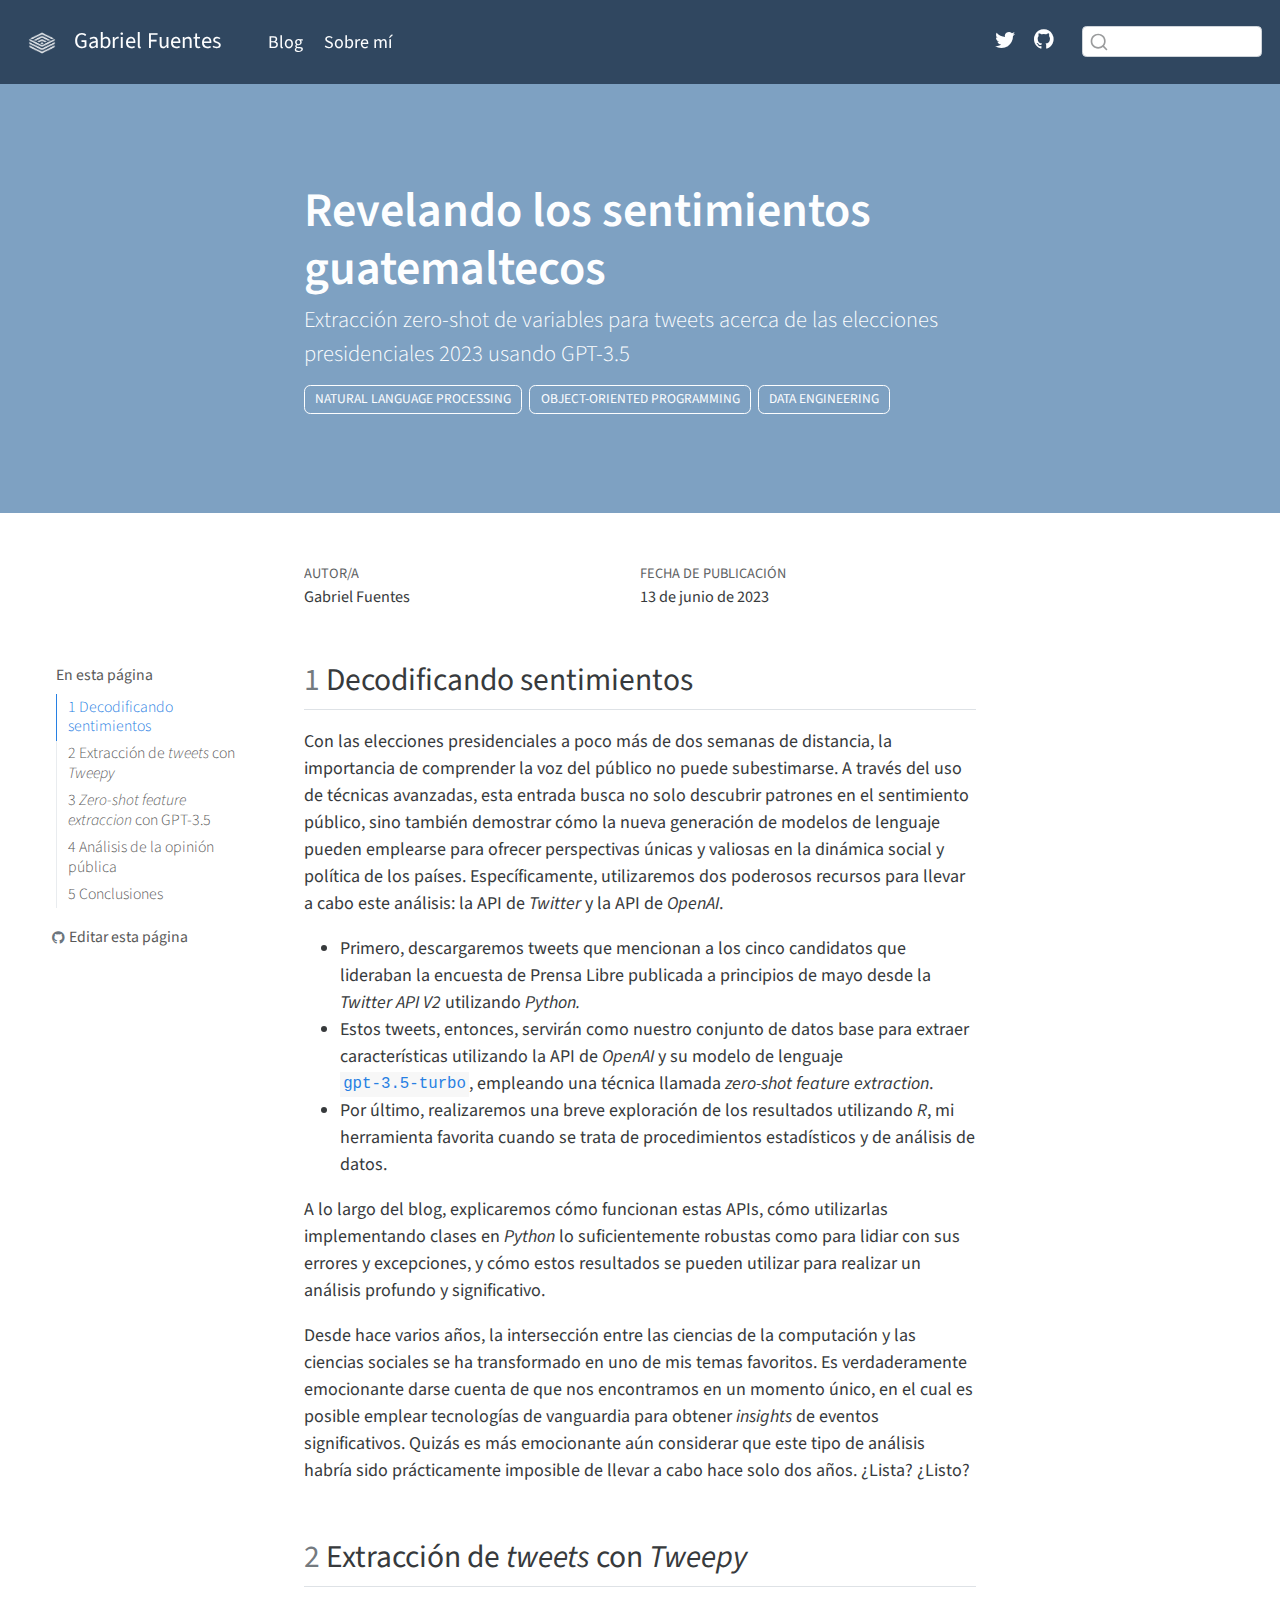
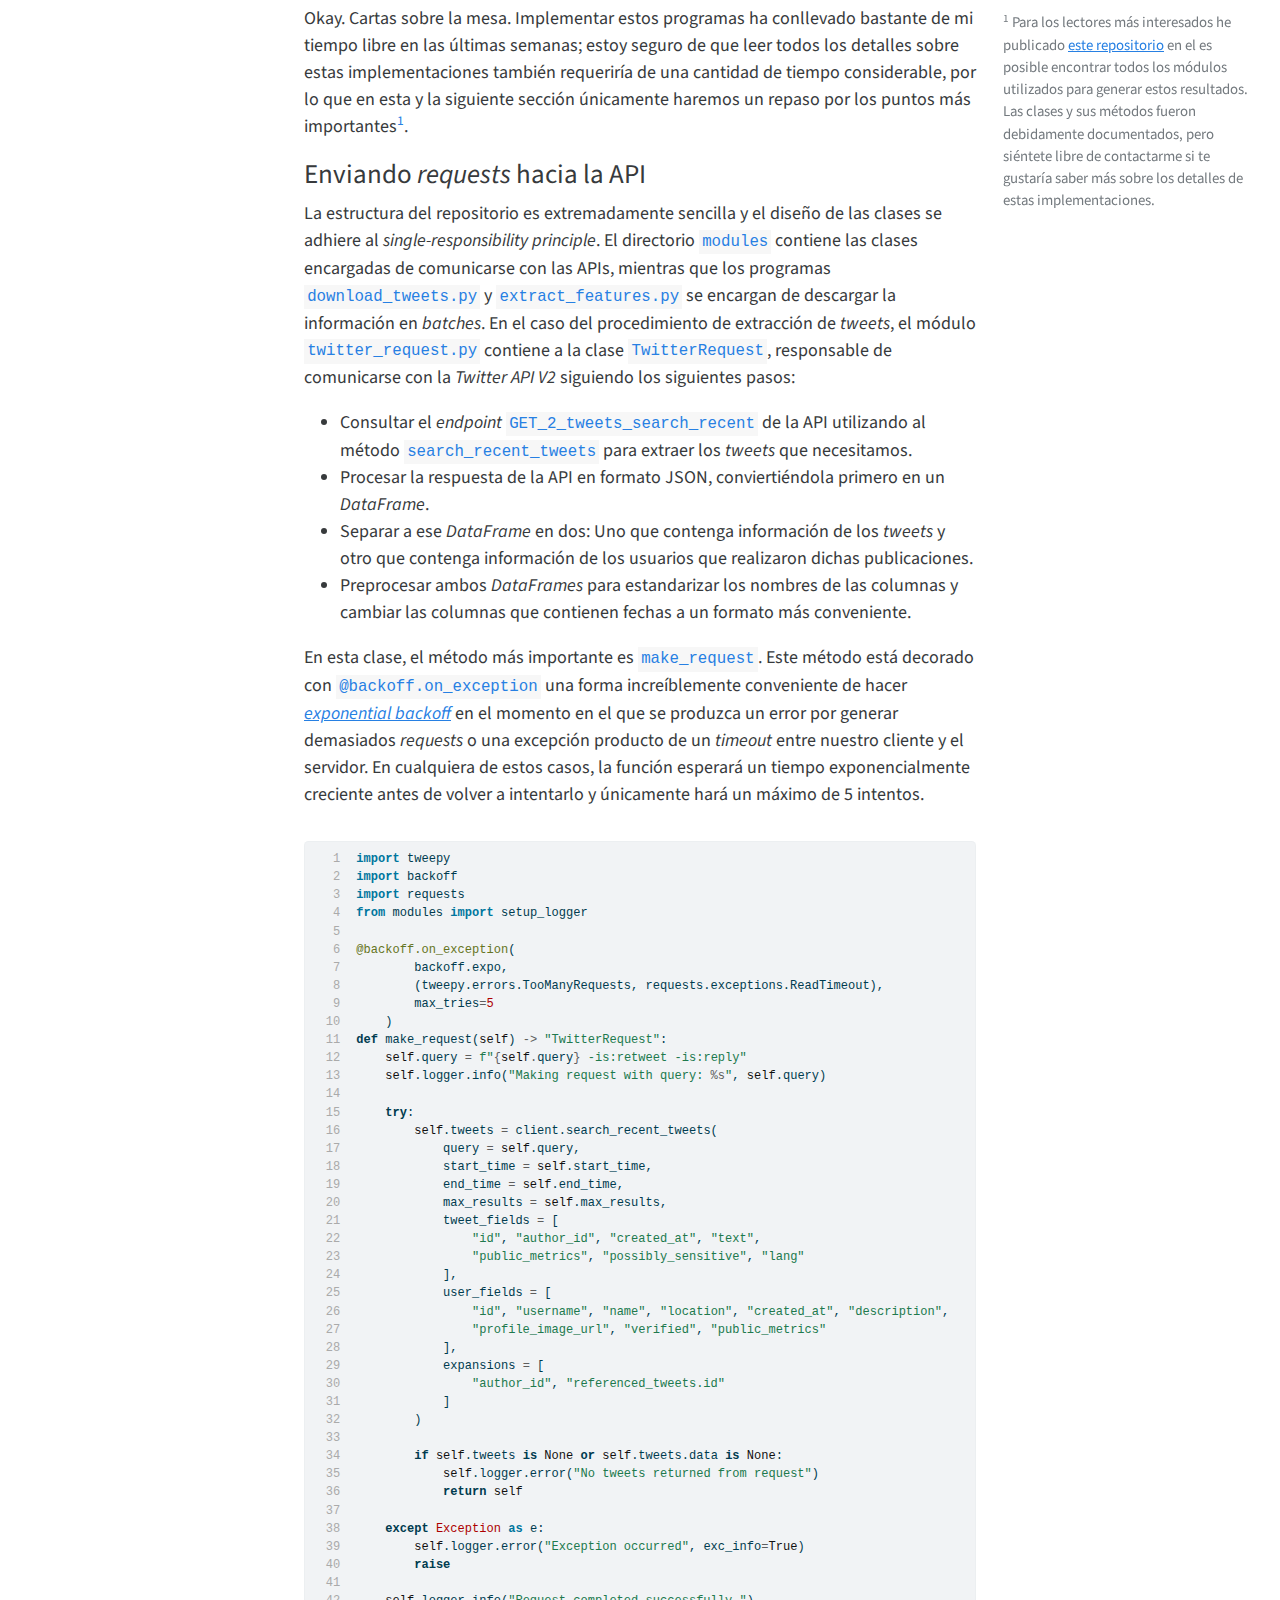
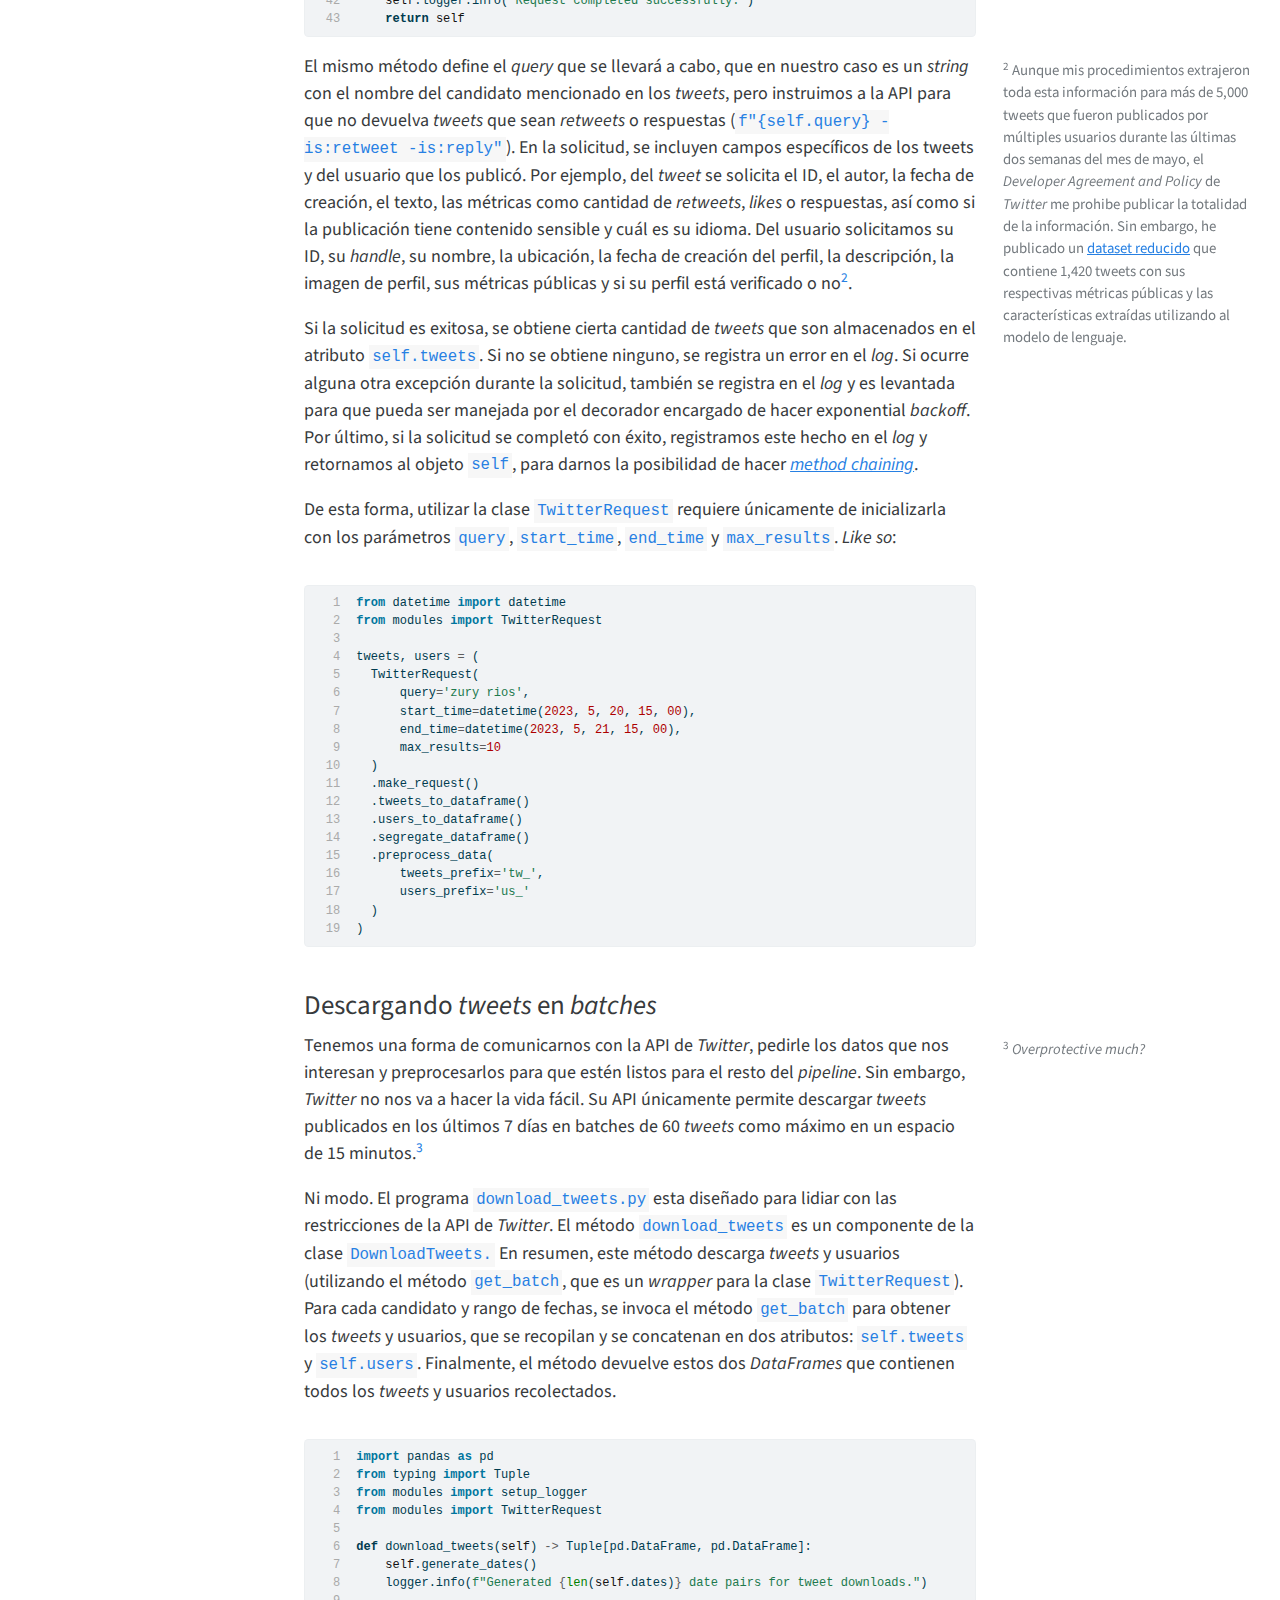
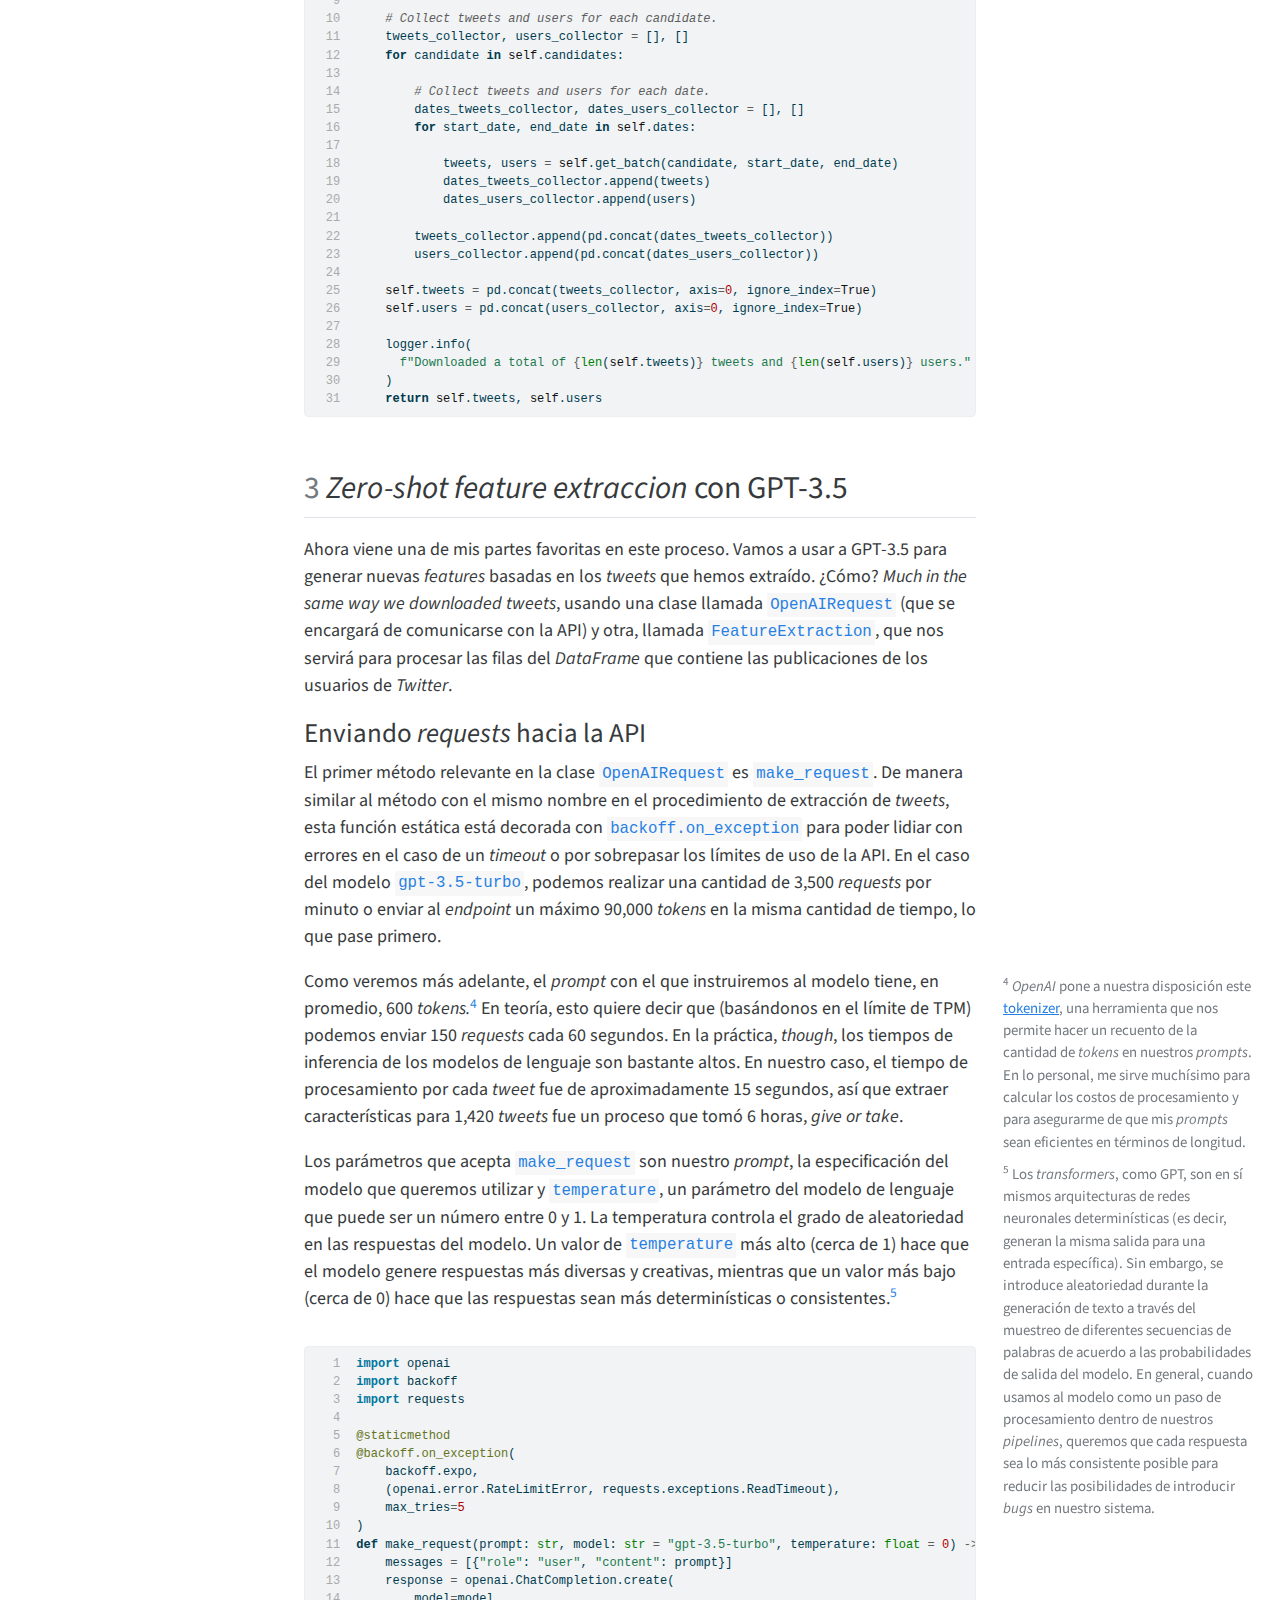
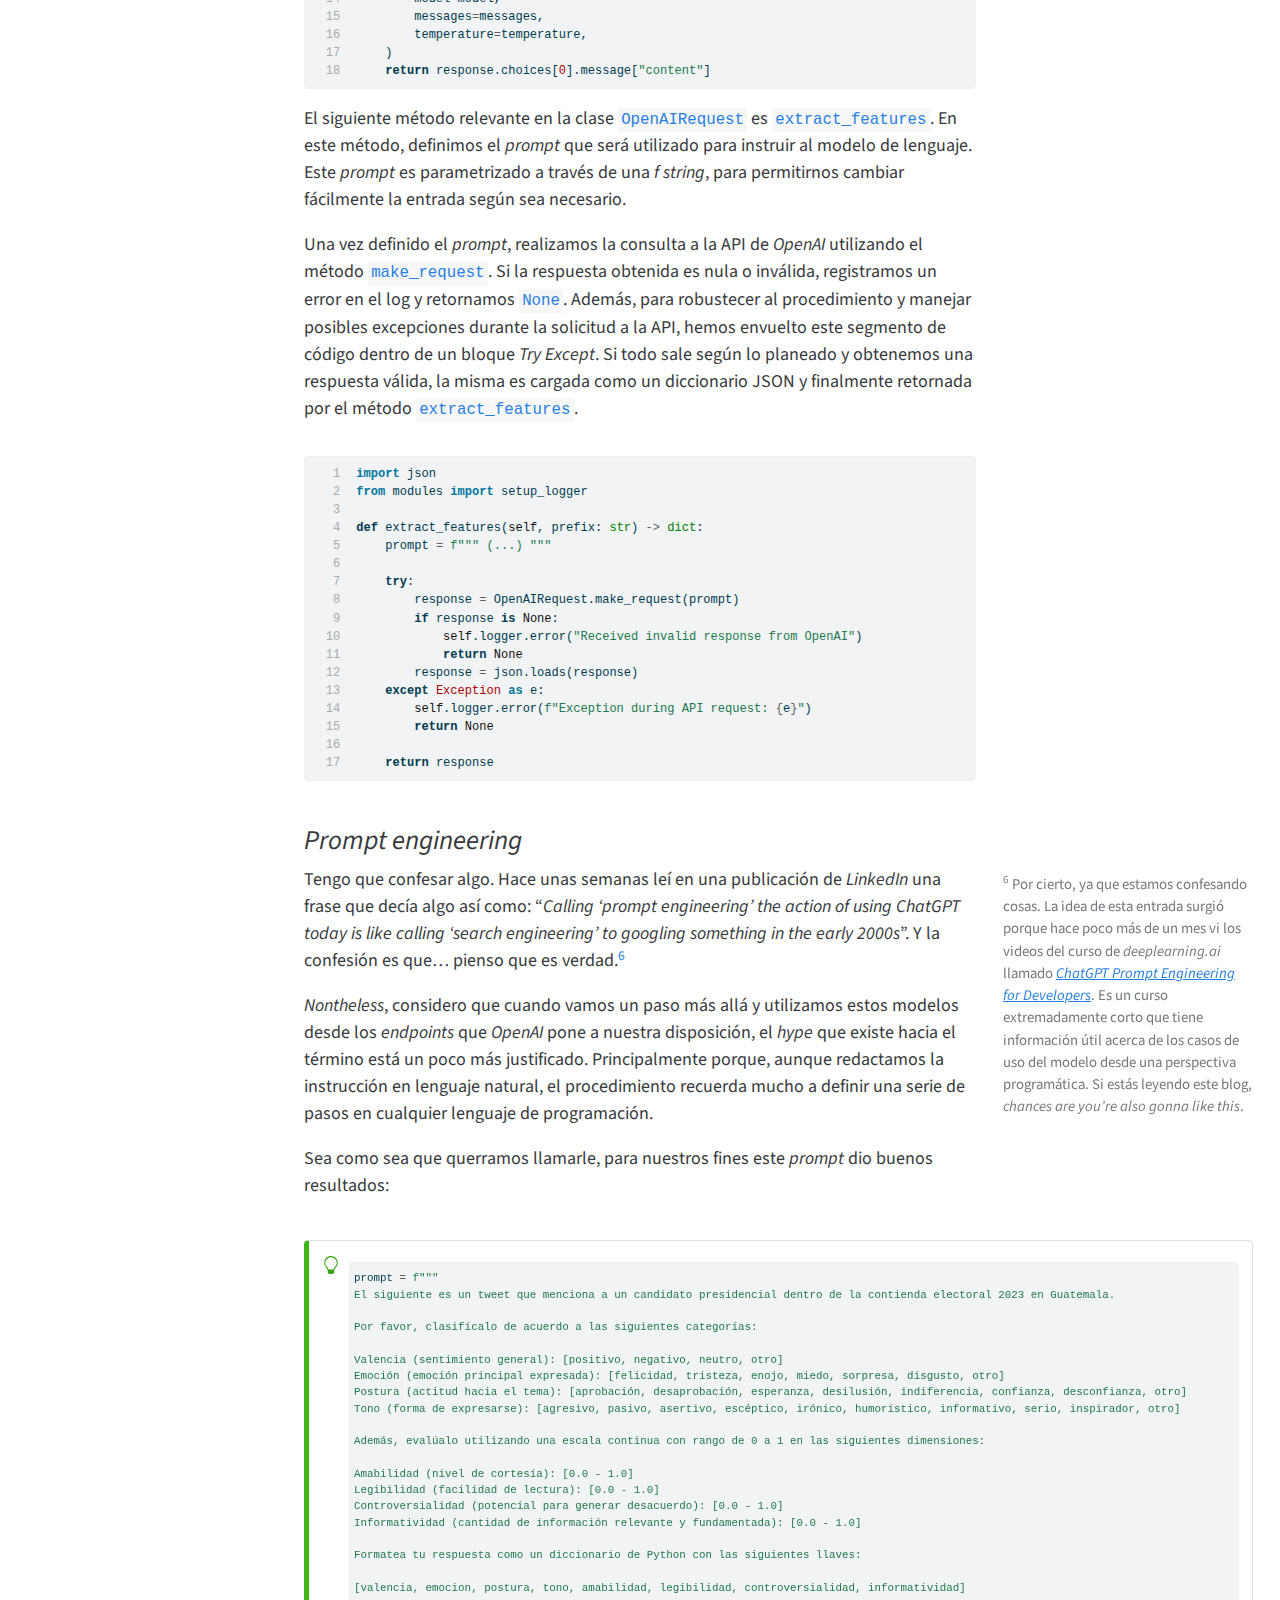
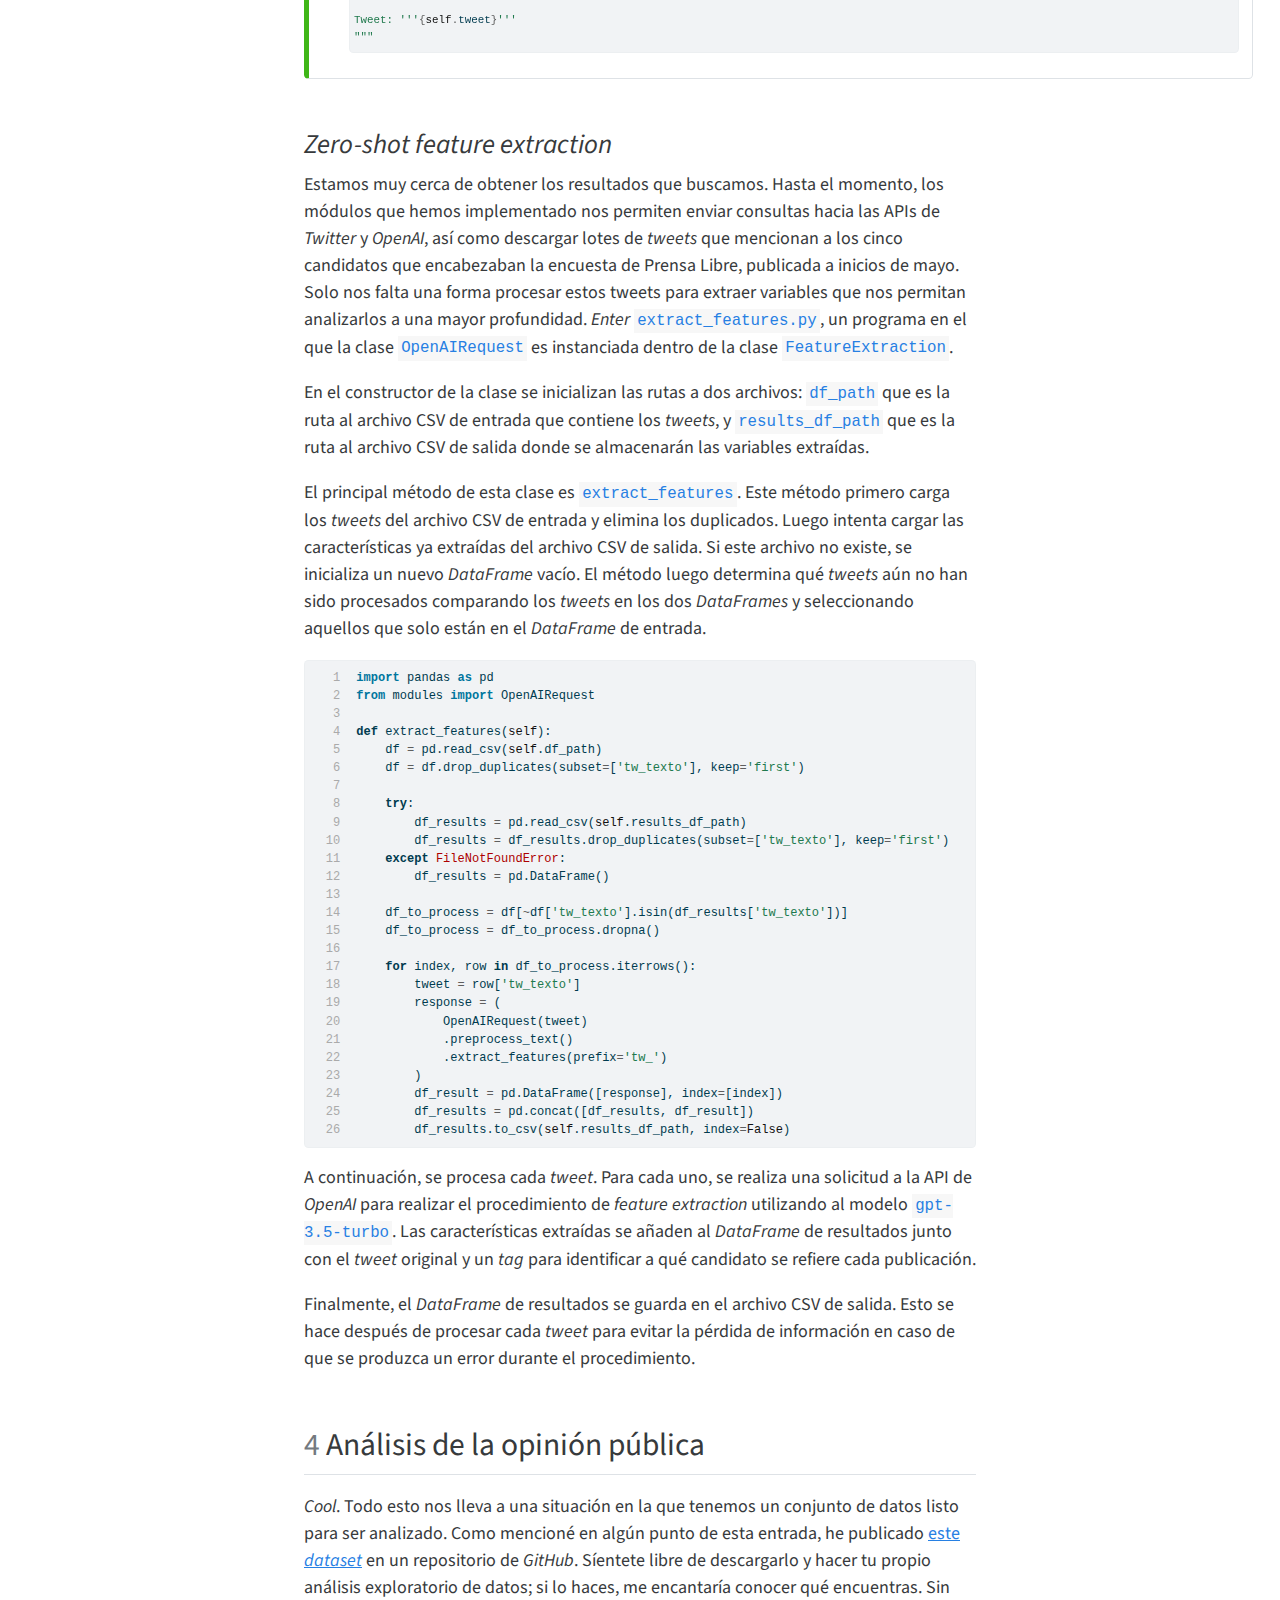
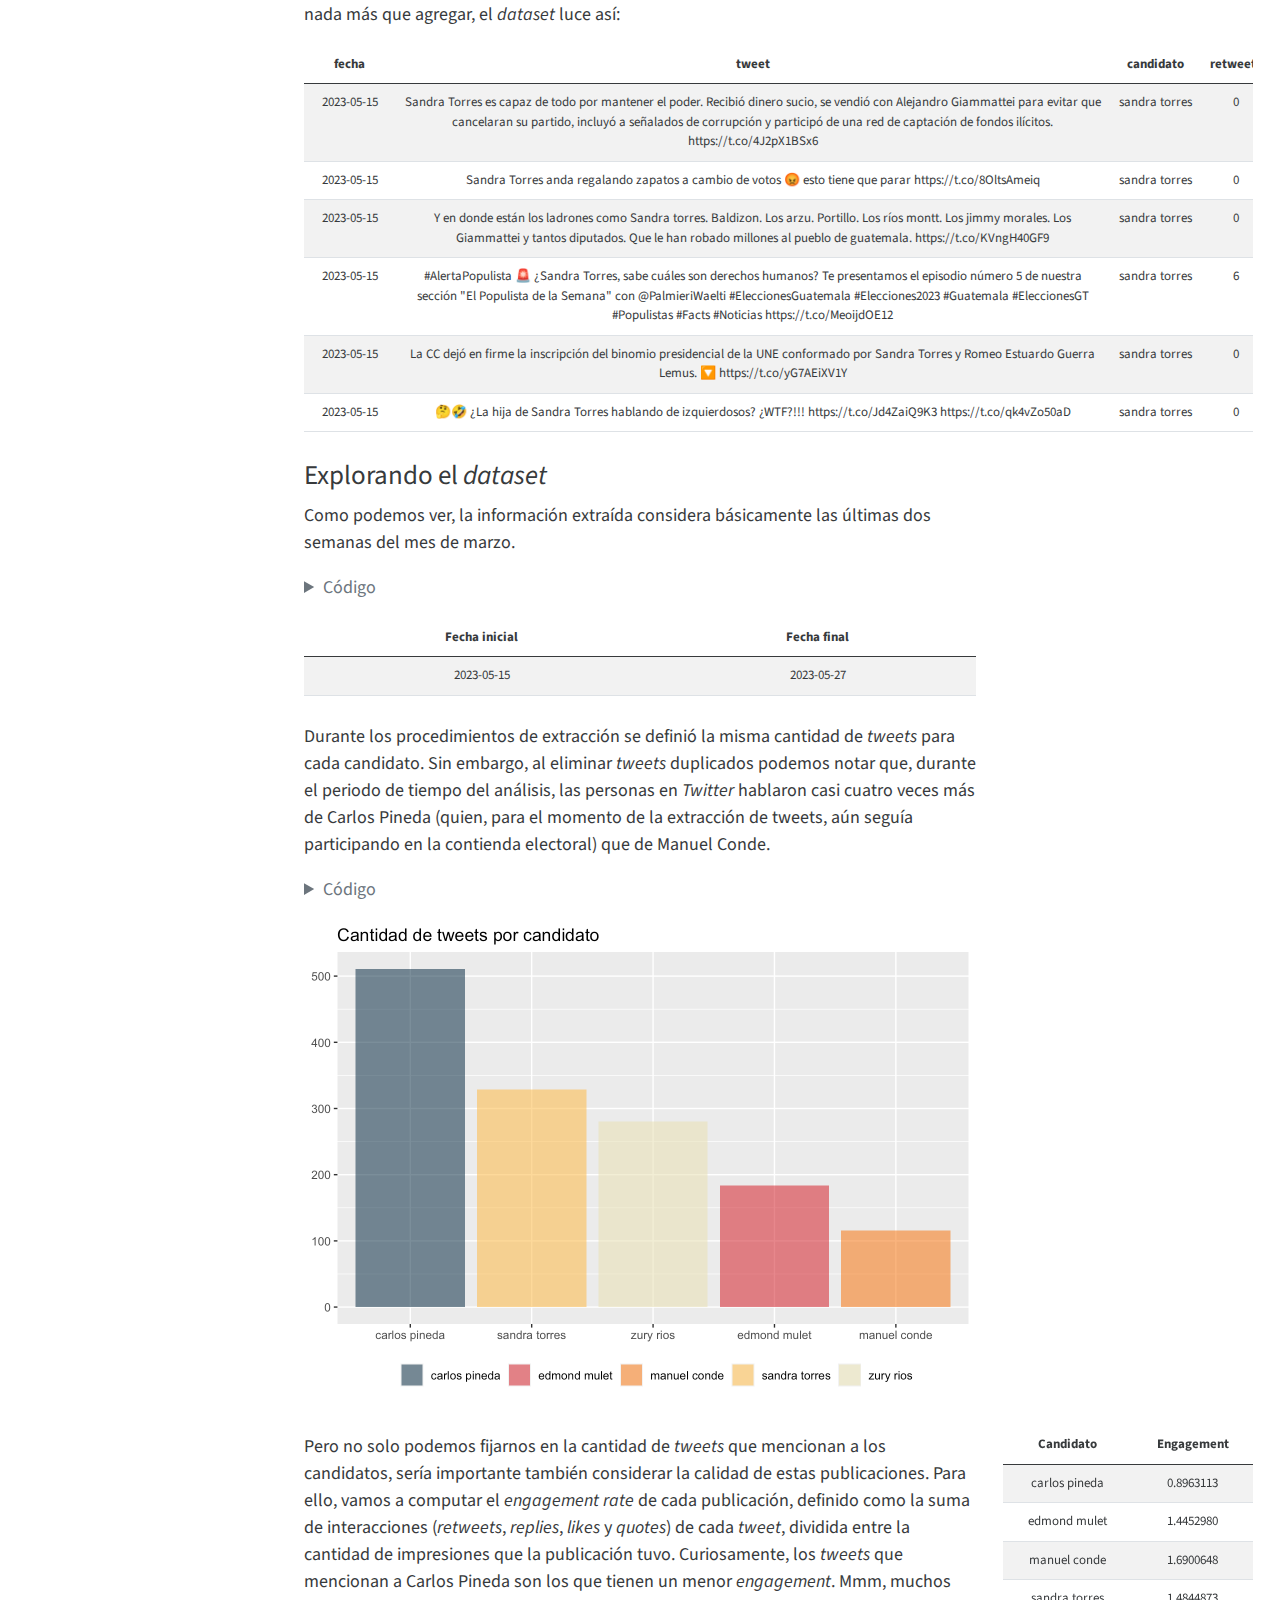
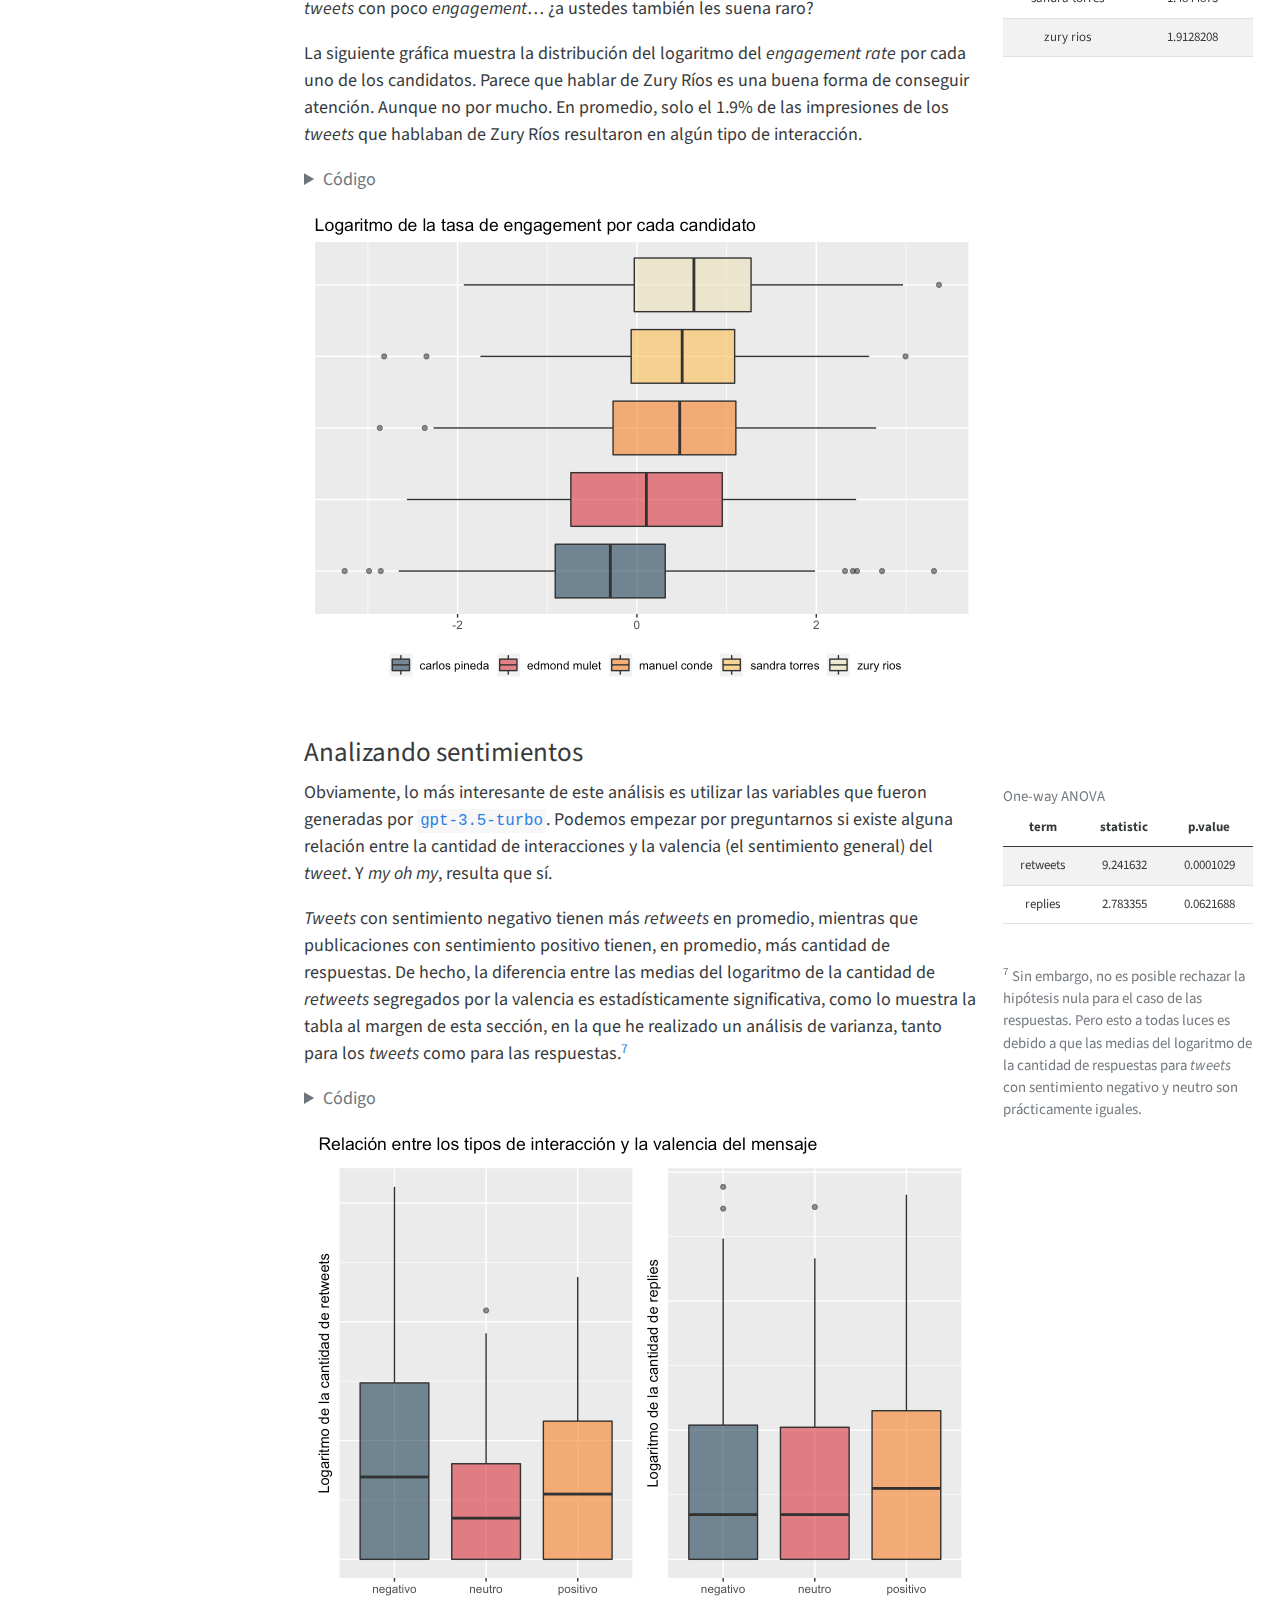
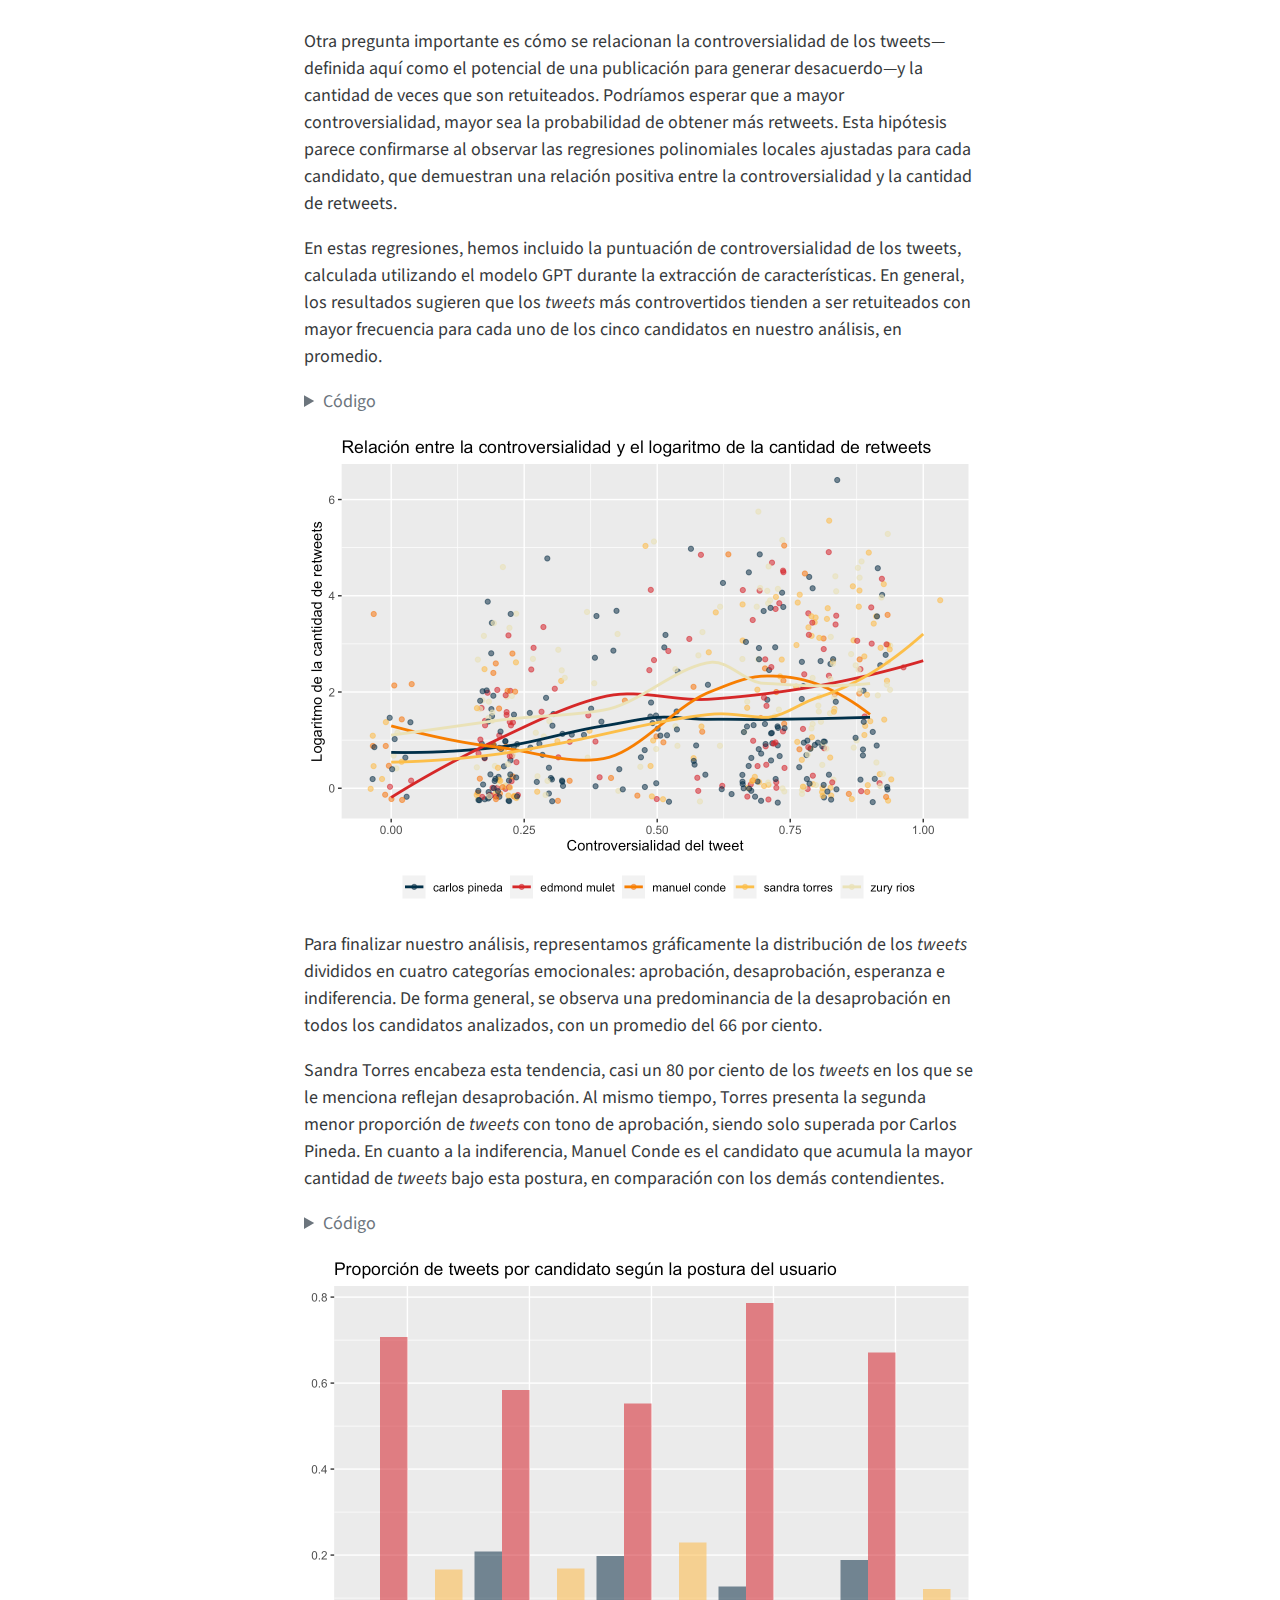
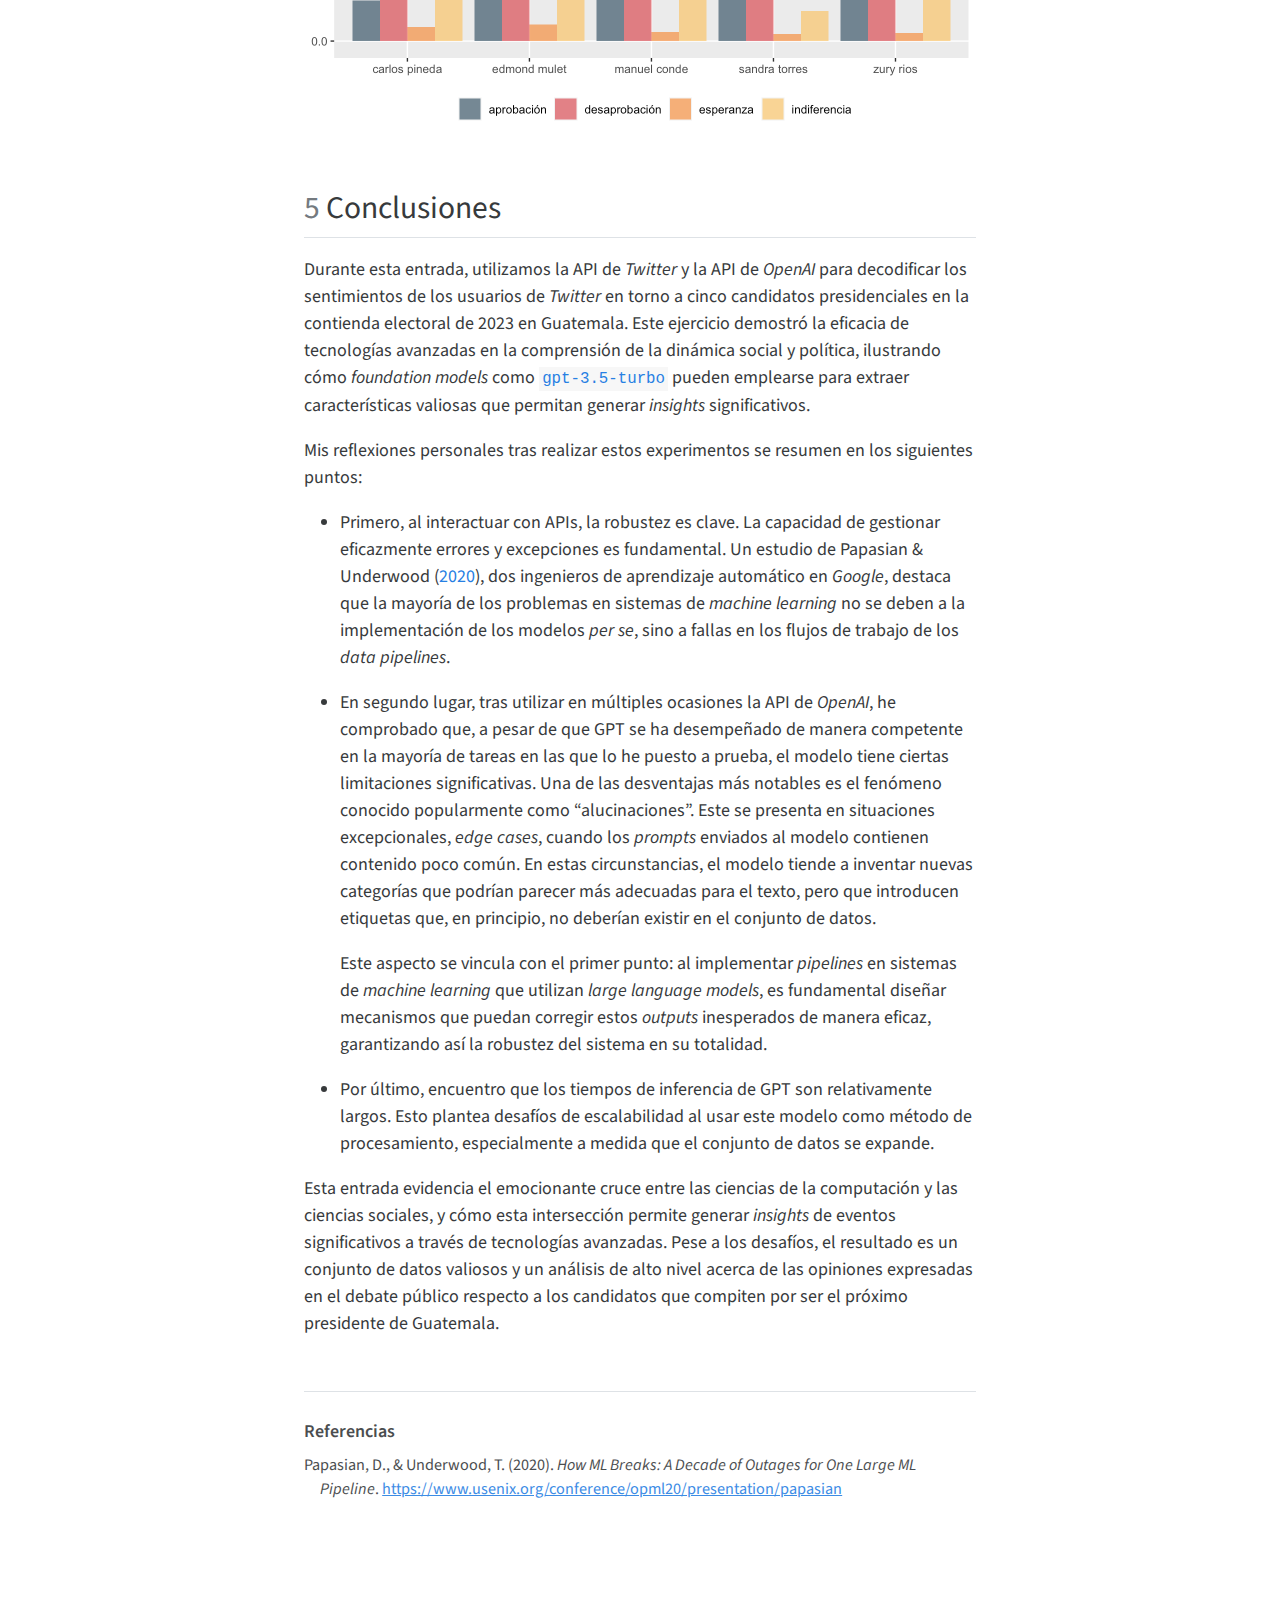
<file: docs/posts/election-insights/index.html>
<!DOCTYPE html>
<html xmlns="http://www.w3.org/1999/xhtml" lang="es" xml:lang="es"><head>

<meta charset="utf-8">
<meta name="generator" content="quarto-1.2.269">

<meta name="viewport" content="width=device-width, initial-scale=1.0, user-scalable=yes">

<meta name="author" content="Gabriel Fuentes">

<title>Gabriel Fuentes - Revelando los sentimientos guatemaltecos</title>
<style>
code{white-space: pre-wrap;}
span.smallcaps{font-variant: small-caps;}
div.columns{display: flex; gap: min(4vw, 1.5em);}
div.column{flex: auto; overflow-x: auto;}
div.hanging-indent{margin-left: 1.5em; text-indent: -1.5em;}
ul.task-list{list-style: none;}
ul.task-list li input[type="checkbox"] {
  width: 0.8em;
  margin: 0 0.8em 0.2em -1.6em;
  vertical-align: middle;
}
pre > code.sourceCode { white-space: pre; position: relative; }
pre > code.sourceCode > span { display: inline-block; line-height: 1.25; }
pre > code.sourceCode > span:empty { height: 1.2em; }
.sourceCode { overflow: visible; }
code.sourceCode > span { color: inherit; text-decoration: inherit; }
div.sourceCode { margin: 1em 0; }
pre.sourceCode { margin: 0; }
@media screen {
div.sourceCode { overflow: auto; }
}
@media print {
pre > code.sourceCode { white-space: pre-wrap; }
pre > code.sourceCode > span { text-indent: -5em; padding-left: 5em; }
}
pre.numberSource code
  { counter-reset: source-line 0; }
pre.numberSource code > span
  { position: relative; left: -4em; counter-increment: source-line; }
pre.numberSource code > span > a:first-child::before
  { content: counter(source-line);
    position: relative; left: -1em; text-align: right; vertical-align: baseline;
    border: none; display: inline-block;
    -webkit-touch-callout: none; -webkit-user-select: none;
    -khtml-user-select: none; -moz-user-select: none;
    -ms-user-select: none; user-select: none;
    padding: 0 4px; width: 4em;
    color: #aaaaaa;
  }
pre.numberSource { margin-left: 3em; border-left: 1px solid #aaaaaa;  padding-left: 4px; }
div.sourceCode
  {   }
@media screen {
pre > code.sourceCode > span > a:first-child::before { text-decoration: underline; }
}
code span.al { color: #ff0000; font-weight: bold; } /* Alert */
code span.an { color: #60a0b0; font-weight: bold; font-style: italic; } /* Annotation */
code span.at { color: #7d9029; } /* Attribute */
code span.bn { color: #40a070; } /* BaseN */
code span.bu { color: #008000; } /* BuiltIn */
code span.cf { color: #007020; font-weight: bold; } /* ControlFlow */
code span.ch { color: #4070a0; } /* Char */
code span.cn { color: #880000; } /* Constant */
code span.co { color: #60a0b0; font-style: italic; } /* Comment */
code span.cv { color: #60a0b0; font-weight: bold; font-style: italic; } /* CommentVar */
code span.do { color: #ba2121; font-style: italic; } /* Documentation */
code span.dt { color: #902000; } /* DataType */
code span.dv { color: #40a070; } /* DecVal */
code span.er { color: #ff0000; font-weight: bold; } /* Error */
code span.ex { } /* Extension */
code span.fl { color: #40a070; } /* Float */
code span.fu { color: #06287e; } /* Function */
code span.im { color: #008000; font-weight: bold; } /* Import */
code span.in { color: #60a0b0; font-weight: bold; font-style: italic; } /* Information */
code span.kw { color: #007020; font-weight: bold; } /* Keyword */
code span.op { color: #666666; } /* Operator */
code span.ot { color: #007020; } /* Other */
code span.pp { color: #bc7a00; } /* Preprocessor */
code span.sc { color: #4070a0; } /* SpecialChar */
code span.ss { color: #bb6688; } /* SpecialString */
code span.st { color: #4070a0; } /* String */
code span.va { color: #19177c; } /* Variable */
code span.vs { color: #4070a0; } /* VerbatimString */
code span.wa { color: #60a0b0; font-weight: bold; font-style: italic; } /* Warning */
div.csl-bib-body { }
div.csl-entry {
  clear: both;
}
.hanging div.csl-entry {
  margin-left:2em;
  text-indent:-2em;
}
div.csl-left-margin {
  min-width:2em;
  float:left;
}
div.csl-right-inline {
  margin-left:2em;
  padding-left:1em;
}
div.csl-indent {
  margin-left: 2em;
}
</style>


<script src="../../site_libs/quarto-nav/quarto-nav.js"></script>
<script src="../../site_libs/quarto-nav/headroom.min.js"></script>
<script src="../../site_libs/clipboard/clipboard.min.js"></script>
<script src="../../site_libs/quarto-search/autocomplete.umd.js"></script>
<script src="../../site_libs/quarto-search/fuse.min.js"></script>
<script src="../../site_libs/quarto-search/quarto-search.js"></script>
<meta name="quarto:offset" content="../../">
<link href="../../favicon.png" rel="icon" type="image/png">
<script src="../../site_libs/quarto-html/quarto.js"></script>
<script src="../../site_libs/quarto-html/popper.min.js"></script>
<script src="../../site_libs/quarto-html/tippy.umd.min.js"></script>
<script src="../../site_libs/quarto-html/anchor.min.js"></script>
<link href="../../site_libs/quarto-html/tippy.css" rel="stylesheet">
<link href="../../site_libs/quarto-html/quarto-syntax-highlighting.css" rel="stylesheet" id="quarto-text-highlighting-styles">
<script src="../../site_libs/bootstrap/bootstrap.min.js"></script>
<link href="../../site_libs/bootstrap/bootstrap-icons.css" rel="stylesheet">
<link href="../../site_libs/bootstrap/bootstrap.min.css" rel="stylesheet" id="quarto-bootstrap" data-mode="light">
<script id="quarto-search-options" type="application/json">{
  "location": "navbar",
  "copy-button": false,
  "collapse-after": 3,
  "panel-placement": "end",
  "type": "textbox",
  "limit": 20,
  "language": {
    "search-no-results-text": "Sin resultados",
    "search-matching-documents-text": "documentos encontrados",
    "search-copy-link-title": "Copiar el enlace en la búsqueda",
    "search-hide-matches-text": "Ocultar resultados adicionales",
    "search-more-match-text": "resultado adicional en este documento",
    "search-more-matches-text": "resultados adicionales en este documento",
    "search-clear-button-title": "Borrar",
    "search-detached-cancel-button-title": "Cancelar",
    "search-submit-button-title": "Enviar"
  }
}</script>
<script async="" src="https://www.googletagmanager.com/gtag/js?id=G-SLRQS7H2TD"></script>

<script type="text/javascript">

window.dataLayer = window.dataLayer || [];
function gtag(){dataLayer.push(arguments);}
gtag('js', new Date());
gtag('config', 'G-SLRQS7H2TD', { 'anonymize_ip': true});
</script>
<style>html{ scroll-behavior: smooth; }</style>
<style>
    .quarto-title-block .quarto-title-banner {
      background: #7EA1C2;
    }
    </style>

<script src="../../site_libs/kePrint-0.0.1/kePrint.js"></script>
<link href="../../site_libs/lightable-0.0.1/lightable.css" rel="stylesheet">


<link rel="stylesheet" href="../../styles.css">
<meta property="og:title" content="Gabriel Fuentes - Revelando los sentimientos guatemaltecos">
<meta property="og:description" content="Extracción zero-shot de variables para tweets acerca de las elecciones presidenciales 2023 usando GPT-3.5">
<meta property="og:image" content="https://gafnts.github.io/posts/election-insights/feature.png">
<meta property="og:site-name" content="Gabriel Fuentes">
<meta property="og:image:height" content="1450">
<meta property="og:image:width" content="1920">
<meta name="twitter:title" content="Gabriel Fuentes - Revelando los sentimientos guatemaltecos">
<meta name="twitter:description" content="Extracción zero-shot de variables para tweets acerca de las elecciones presidenciales 2023 usando GPT-3.5">
<meta name="twitter:image" content="https://gafnts.github.io/posts/election-insights/feature.png">
<meta name="twitter:image-height" content="1450">
<meta name="twitter:image-width" content="1920">
<meta name="twitter:card" content="summary_large_image">
</head>

<body class="floating nav-fixed slimcontent">

<div id="quarto-search-results"></div>
  <header id="quarto-header" class="headroom fixed-top">
    <nav class="navbar navbar-expand-lg navbar-dark ">
      <div class="navbar-container container-fluid">
      <div class="navbar-brand-container">
    <a href="../../index.html" class="navbar-brand navbar-brand-logo">
    <img src="../../favicon.png" alt="" class="navbar-logo">
    </a>
    <a class="navbar-brand" href="../../index.html">
    <span class="navbar-title">Gabriel Fuentes</span>
    </a>
  </div>
          <button class="navbar-toggler" type="button" data-bs-toggle="collapse" data-bs-target="#navbarCollapse" aria-controls="navbarCollapse" aria-expanded="false" aria-label="Toggle navigation" onclick="if (window.quartoToggleHeadroom) { window.quartoToggleHeadroom(); }">
  <span class="navbar-toggler-icon"></span>
</button>
          <div class="collapse navbar-collapse" id="navbarCollapse">
            <ul class="navbar-nav navbar-nav-scroll me-auto">
  <li class="nav-item">
    <a class="nav-link" href="../../index.html">
 <span class="menu-text">Blog</span></a>
  </li>  
  <li class="nav-item">
    <a class="nav-link" href="../../about.html">
 <span class="menu-text">Sobre mí</span></a>
  </li>  
</ul>
            <ul class="navbar-nav navbar-nav-scroll ms-auto">
  <li class="nav-item compact">
    <a class="nav-link" href="https://twitter.com/gafnts"><i class="bi bi-twitter" role="img">
</i> 
 <span class="menu-text"></span></a>
  </li>  
  <li class="nav-item compact">
    <a class="nav-link" href="https://github.com/gafnts"><i class="bi bi-github" role="img">
</i> 
 <span class="menu-text"></span></a>
  </li>  
</ul>
              <div id="quarto-search" class="" title="Search"></div>
          </div> <!-- /navcollapse -->
      </div> <!-- /container-fluid -->
    </nav>
</header>
<!-- content -->
<header id="title-block-header" class="quarto-title-block default toc-left page-columns page-full">
  <div class="quarto-title-banner page-columns page-full">
    <div class="quarto-title column-body">
      <h1 class="title">Revelando los sentimientos guatemaltecos</h1>
            <p class="subtitle lead">Extracción zero-shot de variables para tweets acerca de las elecciones presidenciales 2023 usando GPT-3.5</p>
                                <div class="quarto-categories">
                <div class="quarto-category">Natural language processing</div>
                <div class="quarto-category">Object-oriented programming</div>
                <div class="quarto-category">Data engineering</div>
              </div>
                  </div>
  </div>
    
  
  <div class="quarto-title-meta">

      <div>
      <div class="quarto-title-meta-heading">Autor/a</div>
      <div class="quarto-title-meta-contents">
               <p>Gabriel Fuentes </p>
            </div>
    </div>
      
      <div>
      <div class="quarto-title-meta-heading">Fecha de publicación</div>
      <div class="quarto-title-meta-contents">
        <p class="date">13 de junio de 2023</p>
      </div>
    </div>
    
      
    </div>
    
  
  </header><div id="quarto-content" class="quarto-container page-columns page-rows-contents page-layout-article page-navbar">
<!-- sidebar -->
  <nav id="quarto-sidebar" class="sidebar collapse sidebar-navigation floating overflow-auto">
    <nav id="TOC" role="doc-toc" class="toc-active">
    <h2 id="toc-title">En esta página</h2>
   
  <ul>
  <li><a href="#decodificando-sentimientos" id="toc-decodificando-sentimientos" class="nav-link active" data-scroll-target="#decodificando-sentimientos"><span class="toc-section-number">1</span>  Decodificando sentimientos</a></li>
  <li><a href="#extracción-de-tweets-con-tweepy" id="toc-extracción-de-tweets-con-tweepy" class="nav-link" data-scroll-target="#extracción-de-tweets-con-tweepy"><span class="toc-section-number">2</span>  Extracción de <em>tweets</em> con <em>Tweepy</em></a>
  <ul class="collapse">
  <li><a href="#enviando-requests-hacia-la-api" id="toc-enviando-requests-hacia-la-api" class="nav-link" data-scroll-target="#enviando-requests-hacia-la-api">Enviando <em>requests</em> hacia la API</a></li>
  <li><a href="#descargando-tweets-en-batches" id="toc-descargando-tweets-en-batches" class="nav-link" data-scroll-target="#descargando-tweets-en-batches">Descargando <em>tweets</em> en <em>batches</em></a></li>
  </ul></li>
  <li><a href="#zero-shot-feature-extraccion-con-gpt-3.5" id="toc-zero-shot-feature-extraccion-con-gpt-3.5" class="nav-link" data-scroll-target="#zero-shot-feature-extraccion-con-gpt-3.5"><span class="toc-section-number">3</span>  <em>Zero-shot feature extraccion</em> con GPT-3.5</a>
  <ul class="collapse">
  <li><a href="#enviando-requests-hacia-la-api-1" id="toc-enviando-requests-hacia-la-api-1" class="nav-link" data-scroll-target="#enviando-requests-hacia-la-api-1">Enviando <em>requests</em> hacia la API</a></li>
  <li><a href="#prompt-engineering" id="toc-prompt-engineering" class="nav-link" data-scroll-target="#prompt-engineering"><em>Prompt engineering</em></a></li>
  <li><a href="#zero-shot-feature-extraction" id="toc-zero-shot-feature-extraction" class="nav-link" data-scroll-target="#zero-shot-feature-extraction"><em>Zero-shot feature extraction</em></a></li>
  </ul></li>
  <li><a href="#análisis-de-la-opinión-pública" id="toc-análisis-de-la-opinión-pública" class="nav-link" data-scroll-target="#análisis-de-la-opinión-pública"><span class="toc-section-number">4</span>  Análisis de la opinión pública</a>
  <ul class="collapse">
  <li><a href="#explorando-el-dataset" id="toc-explorando-el-dataset" class="nav-link" data-scroll-target="#explorando-el-dataset">Explorando el <em>dataset</em></a></li>
  <li><a href="#analizando-sentimientos" id="toc-analizando-sentimientos" class="nav-link" data-scroll-target="#analizando-sentimientos">Analizando sentimientos</a></li>
  </ul></li>
  <li><a href="#conclusiones" id="toc-conclusiones" class="nav-link" data-scroll-target="#conclusiones"><span class="toc-section-number">5</span>  Conclusiones</a></li>
  </ul>
<div class="toc-actions"><div><i class="bi bi-github"></i></div><div class="action-links"><p><a href="https://github.com/gafnts/gafnts.github.io/edit/master/posts/election-insights/index.qmd" class="toc-action">Editar esta página</a></p></div></div></nav>
</nav>
<!-- margin-sidebar -->
    <div id="quarto-margin-sidebar" class="sidebar margin-sidebar">
    </div>
<!-- main -->
<main class="content quarto-banner-title-block page-columns page-full" id="quarto-document-content">




<section id="decodificando-sentimientos" class="level2" data-number="1">
<h2 data-number="1" class="anchored" data-anchor-id="decodificando-sentimientos"><span class="header-section-number">1</span> Decodificando sentimientos</h2>
<p>Con las elecciones presidenciales a poco más de dos semanas de distancia, la importancia de comprender la voz del público no puede subestimarse. A través del uso de técnicas avanzadas, esta entrada busca no solo descubrir patrones en el sentimiento público, sino también demostrar cómo la nueva generación de modelos de lenguaje pueden emplearse para ofrecer perspectivas únicas y valiosas en la dinámica social y política de los países. Específicamente, utilizaremos dos poderosos recursos para llevar a cabo este análisis: la API de <em>Twitter</em> y la API de <em>OpenAI</em>.</p>
<ul>
<li>Primero, descargaremos tweets que mencionan a los cinco candidatos que lideraban la encuesta de Prensa Libre publicada a principios de mayo desde la <em>Twitter API V2</em> utilizando <em>Python.</em></li>
<li>Estos tweets, entonces, servirán como nuestro conjunto de datos base para extraer características utilizando la API de <em>OpenAI</em> y su modelo de lenguaje <code>gpt-3.5-turbo</code>, empleando una técnica llamada <em>zero-shot feature extraction</em>.</li>
<li>Por último, realizaremos una breve exploración de los resultados utilizando <em>R</em>, mi herramienta favorita cuando se trata de procedimientos estadísticos y de análisis de datos.</li>
</ul>
<p>A lo largo del blog, explicaremos cómo funcionan estas APIs, cómo utilizarlas implementando clases en <em>Python</em> lo suficientemente robustas como para lidiar con sus errores y excepciones, y cómo estos resultados se pueden utilizar para realizar un análisis profundo y significativo.</p>
<p>Desde hace varios años, la intersección entre las ciencias de la computación y las ciencias sociales se ha transformado en uno de mis temas favoritos. Es verdaderamente emocionante darse cuenta de que nos encontramos en un momento único, en el cual es posible emplear tecnologías de vanguardia para obtener <em>insights</em> de eventos significativos. Quizás es más emocionante aún considerar que este tipo de análisis habría sido prácticamente imposible de llevar a cabo hace solo dos años. ¿Lista? ¿Listo?</p>
</section>
<section id="extracción-de-tweets-con-tweepy" class="level2 page-columns page-full" data-number="2">
<h2 data-number="2" class="anchored" data-anchor-id="extracción-de-tweets-con-tweepy"><span class="header-section-number">2</span> Extracción de <em>tweets</em> con <em>Tweepy</em></h2>
<div class="page-columns page-full"><p>Okay. Cartas sobre la mesa. Implementar estos programas ha conllevado bastante de mi tiempo libre en las últimas semanas; estoy seguro de que leer todos los detalles sobre estas implementaciones también requeriría de una cantidad de tiempo considerable, por lo que en esta y la siguiente sección únicamente haremos un repaso por los puntos más importantes<a href="#fn1" class="footnote-ref" id="fnref1" role="doc-noteref"><sup>1</sup></a>.</p><div class="no-row-height column-margin column-container"><li id="fn1"><p><sup>1</sup>&nbsp;Para los lectores más interesados he publicado <a href="https://github.com/gafnts/2023-election-insights">este repositorio</a> en el es posible encontrar todos los módulos utilizados para generar estos resultados. Las clases y sus métodos fueron debidamente documentados, pero siéntete libre de contactarme si te gustaría saber más sobre los detalles de estas implementaciones.</p></li></div></div>
<section id="enviando-requests-hacia-la-api" class="level3 page-columns page-full">
<h3 class="anchored" data-anchor-id="enviando-requests-hacia-la-api">Enviando <em>requests</em> hacia la API</h3>
<p>La estructura del repositorio es extremadamente sencilla y el diseño de las clases se adhiere al <em>single-responsibility principle</em>. El directorio <code>modules</code> contiene las clases encargadas de comunicarse con las APIs, mientras que los programas <code>download_tweets.py</code> y <code>extract_features.py</code> se encargan de descargar la información en <em>batches</em>. En el caso del procedimiento de extracción de <em>tweets</em>, el módulo <code>twitter_request.py</code> contiene a la clase <code>TwitterRequest</code>, responsable de comunicarse con la <em>Twitter API V2</em> siguiendo los siguientes pasos:</p>
<ul>
<li>Consultar el <em>endpoint</em> <code>GET_2_tweets_search_recent</code> de la API utilizando al método <code>search_recent_tweets</code> para extraer los <em>tweets</em> que necesitamos.</li>
<li>Procesar la respuesta de la API en formato JSON, conviertiéndola primero en un <em>DataFrame</em>.</li>
<li>Separar a ese <em>DataFrame</em> en dos: Uno que contenga información de los <em>tweets</em> y otro que contenga información de los usuarios que realizaron dichas publicaciones.</li>
<li>Preprocesar ambos <em>DataFrames</em> para estandarizar los nombres de las columnas y cambiar las columnas que contienen fechas a un formato más conveniente.</li>
</ul>
<p>En esta clase, el método más importante es <code>make_request</code>. Este método está decorado con <code>@backoff.on_exception</code> una forma increíblemente conveniente de hacer <a href="https://en.wikipedia.org/wiki/Exponential_backoff"><em>exponential backoff</em></a> en el momento en el que se produzca un error por generar demasiados <em>requests</em> o una excepción producto de un <em>timeout</em> entre nuestro cliente y el servidor. En cualquiera de estos casos, la función esperará un tiempo exponencialmente creciente antes de volver a intentarlo y únicamente hará un máximo de 5 intentos.</p>
<div class="cell">
<div class="sourceCode cell-code" id="cb1"><pre class="sourceCode numberSource python number-lines code-with-copy"><code class="sourceCode python"><span id="cb1-1"><a href="#cb1-1"></a><span class="im">import</span> tweepy</span>
<span id="cb1-2"><a href="#cb1-2"></a><span class="im">import</span> backoff</span>
<span id="cb1-3"><a href="#cb1-3"></a><span class="im">import</span> requests</span>
<span id="cb1-4"><a href="#cb1-4"></a><span class="im">from</span> modules <span class="im">import</span> setup_logger</span>
<span id="cb1-5"><a href="#cb1-5"></a></span>
<span id="cb1-6"><a href="#cb1-6"></a><span class="at">@backoff.on_exception</span>(</span>
<span id="cb1-7"><a href="#cb1-7"></a>        backoff.expo, </span>
<span id="cb1-8"><a href="#cb1-8"></a>        (tweepy.errors.TooManyRequests, requests.exceptions.ReadTimeout),</span>
<span id="cb1-9"><a href="#cb1-9"></a>        max_tries<span class="op">=</span><span class="dv">5</span></span>
<span id="cb1-10"><a href="#cb1-10"></a>    )</span>
<span id="cb1-11"><a href="#cb1-11"></a><span class="kw">def</span> make_request(<span class="va">self</span>) <span class="op">-&gt;</span> <span class="st">"TwitterRequest"</span>:</span>
<span id="cb1-12"><a href="#cb1-12"></a>    <span class="va">self</span>.query <span class="op">=</span> <span class="ss">f"</span><span class="sc">{</span><span class="va">self</span><span class="sc">.</span>query<span class="sc">}</span><span class="ss"> -is:retweet -is:reply"</span></span>
<span id="cb1-13"><a href="#cb1-13"></a>    <span class="va">self</span>.logger.info(<span class="st">"Making request with query: </span><span class="sc">%s</span><span class="st">"</span>, <span class="va">self</span>.query)</span>
<span id="cb1-14"><a href="#cb1-14"></a></span>
<span id="cb1-15"><a href="#cb1-15"></a>    <span class="cf">try</span>:</span>
<span id="cb1-16"><a href="#cb1-16"></a>        <span class="va">self</span>.tweets <span class="op">=</span> client.search_recent_tweets(</span>
<span id="cb1-17"><a href="#cb1-17"></a>            query <span class="op">=</span> <span class="va">self</span>.query,</span>
<span id="cb1-18"><a href="#cb1-18"></a>            start_time <span class="op">=</span> <span class="va">self</span>.start_time,</span>
<span id="cb1-19"><a href="#cb1-19"></a>            end_time <span class="op">=</span> <span class="va">self</span>.end_time,</span>
<span id="cb1-20"><a href="#cb1-20"></a>            max_results <span class="op">=</span> <span class="va">self</span>.max_results,</span>
<span id="cb1-21"><a href="#cb1-21"></a>            tweet_fields <span class="op">=</span> [</span>
<span id="cb1-22"><a href="#cb1-22"></a>                <span class="st">"id"</span>, <span class="st">"author_id"</span>, <span class="st">"created_at"</span>, <span class="st">"text"</span>, </span>
<span id="cb1-23"><a href="#cb1-23"></a>                <span class="st">"public_metrics"</span>, <span class="st">"possibly_sensitive"</span>, <span class="st">"lang"</span></span>
<span id="cb1-24"><a href="#cb1-24"></a>            ],</span>
<span id="cb1-25"><a href="#cb1-25"></a>            user_fields <span class="op">=</span> [</span>
<span id="cb1-26"><a href="#cb1-26"></a>                <span class="st">"id"</span>, <span class="st">"username"</span>, <span class="st">"name"</span>, <span class="st">"location"</span>, <span class="st">"created_at"</span>, <span class="st">"description"</span>, </span>
<span id="cb1-27"><a href="#cb1-27"></a>                <span class="st">"profile_image_url"</span>, <span class="st">"verified"</span>, <span class="st">"public_metrics"</span></span>
<span id="cb1-28"><a href="#cb1-28"></a>            ],</span>
<span id="cb1-29"><a href="#cb1-29"></a>            expansions <span class="op">=</span> [</span>
<span id="cb1-30"><a href="#cb1-30"></a>                <span class="st">"author_id"</span>, <span class="st">"referenced_tweets.id"</span></span>
<span id="cb1-31"><a href="#cb1-31"></a>            ]</span>
<span id="cb1-32"><a href="#cb1-32"></a>        )</span>
<span id="cb1-33"><a href="#cb1-33"></a>        </span>
<span id="cb1-34"><a href="#cb1-34"></a>        <span class="cf">if</span> <span class="va">self</span>.tweets <span class="kw">is</span> <span class="va">None</span> <span class="kw">or</span> <span class="va">self</span>.tweets.data <span class="kw">is</span> <span class="va">None</span>:</span>
<span id="cb1-35"><a href="#cb1-35"></a>            <span class="va">self</span>.logger.error(<span class="st">"No tweets returned from request"</span>)</span>
<span id="cb1-36"><a href="#cb1-36"></a>            <span class="cf">return</span> <span class="va">self</span></span>
<span id="cb1-37"><a href="#cb1-37"></a>          </span>
<span id="cb1-38"><a href="#cb1-38"></a>    <span class="cf">except</span> <span class="pp">Exception</span> <span class="im">as</span> e: </span>
<span id="cb1-39"><a href="#cb1-39"></a>        <span class="va">self</span>.logger.error(<span class="st">"Exception occurred"</span>, exc_info<span class="op">=</span><span class="va">True</span>)</span>
<span id="cb1-40"><a href="#cb1-40"></a>        <span class="cf">raise</span> </span>
<span id="cb1-41"><a href="#cb1-41"></a></span>
<span id="cb1-42"><a href="#cb1-42"></a>    <span class="va">self</span>.logger.info(<span class="st">"Request completed successfully."</span>)</span>
<span id="cb1-43"><a href="#cb1-43"></a>    <span class="cf">return</span> <span class="va">self</span></span></code><button title="Copiar al portapapeles" class="code-copy-button"><i class="bi"></i></button></pre></div>
</div>
<div class="page-columns page-full"><p>El mismo método define el <em>query</em> que se llevará a cabo, que en nuestro caso es un <em>string</em> con el nombre del candidato mencionado en los <em>tweets</em>, pero instruimos a la API para que no devuelva <em>tweets</em> que sean <em>retweets</em> o respuestas (<code>f"{self.query} -is:retweet -is:reply"</code>). En la solicitud, se incluyen campos específicos de los tweets y del usuario que los publicó. Por ejemplo, del <em>tweet</em> se solicita el ID, el autor, la fecha de creación, el texto, las métricas como cantidad de <em>retweets</em>, <em>likes</em> o respuestas, así como si la publicación tiene contenido sensible y cuál es su idioma. Del usuario solicitamos su ID, su <em>handle</em>, su nombre, la ubicación, la fecha de creación del perfil, la descripción, la imagen de perfil, sus métricas públicas y si su perfil está verificado o no<a href="#fn2" class="footnote-ref" id="fnref2" role="doc-noteref"><sup>2</sup></a>.</p><div class="no-row-height column-margin column-container"><li id="fn2"><p><sup>2</sup>&nbsp;Aunque mis procedimientos extrajeron toda esta información para más de 5,000 tweets que fueron publicados por múltiples usuarios durante las últimas dos semanas del mes de mayo, el <em>Developer Agreement and Policy</em> de <em>Twitter</em> me prohibe publicar la totalidad de la información. Sin embargo, he publicado un <a href="https://github.com/gafnts/2023-election-insights/blob/main/data/tweets_gpt.csv">dataset reducido</a> que contiene 1,420 tweets con sus respectivas métricas públicas y las características extraídas utilizando al modelo de lenguaje.</p></li></div></div>
<p>Si la solicitud es exitosa, se obtiene cierta cantidad de <em>tweets</em> que son almacenados en el atributo <code>self.tweets</code>. Si no se obtiene ninguno, se registra un error en el <em>log</em>. Si ocurre alguna otra excepción durante la solicitud, también se registra en el <em>log</em> y es levantada para que pueda ser manejada por el decorador encargado de hacer exponential <em>backoff</em>. Por último, si la solicitud se completó con éxito, registramos este hecho en el <em>log</em> y retornamos al objeto <code>self</code>, para darnos la posibilidad de hacer <a href="https://stackoverflow.com/questions/41817578/basic-method-chaining"><em>method chaining</em></a>.</p>
<p>De esta forma, utilizar la clase <code>TwitterRequest</code> requiere únicamente de inicializarla con los parámetros <code>query</code>, <code>start_time</code>, <code>end_time</code> y <code>max_results</code>. <em>Like so</em>:</p>
<div class="cell">
<div class="sourceCode cell-code" id="cb2"><pre class="sourceCode numberSource python number-lines code-with-copy"><code class="sourceCode python"><span id="cb2-1"><a href="#cb2-1"></a><span class="im">from</span> datetime <span class="im">import</span> datetime</span>
<span id="cb2-2"><a href="#cb2-2"></a><span class="im">from</span> modules <span class="im">import</span> TwitterRequest</span>
<span id="cb2-3"><a href="#cb2-3"></a></span>
<span id="cb2-4"><a href="#cb2-4"></a>tweets, users <span class="op">=</span> (</span>
<span id="cb2-5"><a href="#cb2-5"></a>  TwitterRequest(</span>
<span id="cb2-6"><a href="#cb2-6"></a>      query<span class="op">=</span><span class="st">'zury rios'</span>,</span>
<span id="cb2-7"><a href="#cb2-7"></a>      start_time<span class="op">=</span>datetime(<span class="dv">2023</span>, <span class="dv">5</span>, <span class="dv">20</span>, <span class="dv">15</span>, <span class="dv">00</span>),</span>
<span id="cb2-8"><a href="#cb2-8"></a>      end_time<span class="op">=</span>datetime(<span class="dv">2023</span>, <span class="dv">5</span>, <span class="dv">21</span>, <span class="dv">15</span>, <span class="dv">00</span>),</span>
<span id="cb2-9"><a href="#cb2-9"></a>      max_results<span class="op">=</span><span class="dv">10</span></span>
<span id="cb2-10"><a href="#cb2-10"></a>  )</span>
<span id="cb2-11"><a href="#cb2-11"></a>  .make_request()</span>
<span id="cb2-12"><a href="#cb2-12"></a>  .tweets_to_dataframe()</span>
<span id="cb2-13"><a href="#cb2-13"></a>  .users_to_dataframe()</span>
<span id="cb2-14"><a href="#cb2-14"></a>  .segregate_dataframe()</span>
<span id="cb2-15"><a href="#cb2-15"></a>  .preprocess_data(</span>
<span id="cb2-16"><a href="#cb2-16"></a>      tweets_prefix<span class="op">=</span><span class="st">'tw_'</span>,</span>
<span id="cb2-17"><a href="#cb2-17"></a>      users_prefix<span class="op">=</span><span class="st">'us_'</span></span>
<span id="cb2-18"><a href="#cb2-18"></a>  )</span>
<span id="cb2-19"><a href="#cb2-19"></a>)</span></code><button title="Copiar al portapapeles" class="code-copy-button"><i class="bi"></i></button></pre></div>
</div>
</section>
<section id="descargando-tweets-en-batches" class="level3 page-columns page-full">
<h3 class="anchored" data-anchor-id="descargando-tweets-en-batches">Descargando <em>tweets</em> en <em>batches</em></h3>
<div class="page-columns page-full"><p>Tenemos una forma de comunicarnos con la API de <em>Twitter</em>, pedirle los datos que nos interesan y preprocesarlos para que estén listos para el resto del <em>pipeline</em>. Sin embargo, <em>Twitter</em> no nos va a hacer la vida fácil. Su API únicamente permite descargar <em>tweets</em> publicados en los últimos 7 días en batches de 60 <em>tweets</em> como máximo en un espacio de 15 minutos.<a href="#fn3" class="footnote-ref" id="fnref3" role="doc-noteref"><sup>3</sup></a></p><div class="no-row-height column-margin column-container"><li id="fn3"><p><sup>3</sup>&nbsp;<em>Overprotective much?</em></p></li></div></div>
<p>Ni modo. El programa <code>download_tweets.py</code> esta diseñado para lidiar con las restricciones de la API de <em>Twitter</em>. El método <code>download_tweets</code> es un componente de la clase <code>DownloadTweets.</code> En resumen, este método descarga <em>tweets</em> y usuarios (utilizando el método <code>get_batch</code>, que es un <em>wrapper</em> para la clase <code>TwitterRequest</code>). Para cada candidato y rango de fechas, se invoca el método <code>get_batch</code> para obtener los <em>tweets</em> y usuarios, que se recopilan y se concatenan en dos atributos: <code>self.tweets</code> y <code>self.users</code>. Finalmente, el método devuelve estos dos <em>DataFrames</em> que contienen todos los <em>tweets</em> y usuarios recolectados.</p>
<div class="cell">
<div class="sourceCode cell-code" id="cb3"><pre class="sourceCode numberSource python number-lines code-with-copy"><code class="sourceCode python"><span id="cb3-1"><a href="#cb3-1"></a><span class="im">import</span> pandas <span class="im">as</span> pd</span>
<span id="cb3-2"><a href="#cb3-2"></a><span class="im">from</span> typing <span class="im">import</span> Tuple</span>
<span id="cb3-3"><a href="#cb3-3"></a><span class="im">from</span> modules <span class="im">import</span> setup_logger</span>
<span id="cb3-4"><a href="#cb3-4"></a><span class="im">from</span> modules <span class="im">import</span> TwitterRequest</span>
<span id="cb3-5"><a href="#cb3-5"></a></span>
<span id="cb3-6"><a href="#cb3-6"></a><span class="kw">def</span> download_tweets(<span class="va">self</span>) <span class="op">-&gt;</span> Tuple[pd.DataFrame, pd.DataFrame]:</span>
<span id="cb3-7"><a href="#cb3-7"></a>    <span class="va">self</span>.generate_dates()</span>
<span id="cb3-8"><a href="#cb3-8"></a>    logger.info(<span class="ss">f"Generated </span><span class="sc">{</span><span class="bu">len</span>(<span class="va">self</span>.dates)<span class="sc">}</span><span class="ss"> date pairs for tweet downloads."</span>)</span>
<span id="cb3-9"><a href="#cb3-9"></a></span>
<span id="cb3-10"><a href="#cb3-10"></a>    <span class="co"># Collect tweets and users for each candidate.</span></span>
<span id="cb3-11"><a href="#cb3-11"></a>    tweets_collector, users_collector <span class="op">=</span> [], []</span>
<span id="cb3-12"><a href="#cb3-12"></a>    <span class="cf">for</span> candidate <span class="kw">in</span> <span class="va">self</span>.candidates:</span>
<span id="cb3-13"><a href="#cb3-13"></a></span>
<span id="cb3-14"><a href="#cb3-14"></a>        <span class="co"># Collect tweets and users for each date.</span></span>
<span id="cb3-15"><a href="#cb3-15"></a>        dates_tweets_collector, dates_users_collector <span class="op">=</span> [], []</span>
<span id="cb3-16"><a href="#cb3-16"></a>        <span class="cf">for</span> start_date, end_date <span class="kw">in</span> <span class="va">self</span>.dates:</span>
<span id="cb3-17"><a href="#cb3-17"></a></span>
<span id="cb3-18"><a href="#cb3-18"></a>            tweets, users <span class="op">=</span> <span class="va">self</span>.get_batch(candidate, start_date, end_date)</span>
<span id="cb3-19"><a href="#cb3-19"></a>            dates_tweets_collector.append(tweets)</span>
<span id="cb3-20"><a href="#cb3-20"></a>            dates_users_collector.append(users)</span>
<span id="cb3-21"><a href="#cb3-21"></a></span>
<span id="cb3-22"><a href="#cb3-22"></a>        tweets_collector.append(pd.concat(dates_tweets_collector))</span>
<span id="cb3-23"><a href="#cb3-23"></a>        users_collector.append(pd.concat(dates_users_collector))</span>
<span id="cb3-24"><a href="#cb3-24"></a></span>
<span id="cb3-25"><a href="#cb3-25"></a>    <span class="va">self</span>.tweets <span class="op">=</span> pd.concat(tweets_collector, axis<span class="op">=</span><span class="dv">0</span>, ignore_index<span class="op">=</span><span class="va">True</span>)</span>
<span id="cb3-26"><a href="#cb3-26"></a>    <span class="va">self</span>.users <span class="op">=</span> pd.concat(users_collector, axis<span class="op">=</span><span class="dv">0</span>, ignore_index<span class="op">=</span><span class="va">True</span>)</span>
<span id="cb3-27"><a href="#cb3-27"></a></span>
<span id="cb3-28"><a href="#cb3-28"></a>    logger.info(</span>
<span id="cb3-29"><a href="#cb3-29"></a>      <span class="ss">f"Downloaded a total of </span><span class="sc">{</span><span class="bu">len</span>(<span class="va">self</span>.tweets)<span class="sc">}</span><span class="ss"> tweets and </span><span class="sc">{</span><span class="bu">len</span>(<span class="va">self</span>.users)<span class="sc">}</span><span class="ss"> users."</span></span>
<span id="cb3-30"><a href="#cb3-30"></a>    )</span>
<span id="cb3-31"><a href="#cb3-31"></a>    <span class="cf">return</span> <span class="va">self</span>.tweets, <span class="va">self</span>.users</span></code><button title="Copiar al portapapeles" class="code-copy-button"><i class="bi"></i></button></pre></div>
</div>
</section>
</section>
<section id="zero-shot-feature-extraccion-con-gpt-3.5" class="level2 page-columns page-full" data-number="3">
<h2 data-number="3" class="anchored" data-anchor-id="zero-shot-feature-extraccion-con-gpt-3.5"><span class="header-section-number">3</span> <em>Zero-shot feature extraccion</em> con GPT-3.5</h2>
<p>Ahora viene una de mis partes favoritas en este proceso. Vamos a usar a GPT-3.5 para generar nuevas <em>features</em> basadas en los <em>tweets</em> que hemos extraído. ¿Cómo? <em>Much in the same way we downloaded tweets</em>, usando una clase llamada <code>OpenAIRequest</code> (que se encargará de comunicarse con la API) y otra, llamada <code>FeatureExtraction</code>, que nos servirá para procesar las filas del <em>DataFrame</em> que contiene las publicaciones de los usuarios de <em>Twitter</em>.</p>
<section id="enviando-requests-hacia-la-api-1" class="level3 page-columns page-full">
<h3 class="anchored" data-anchor-id="enviando-requests-hacia-la-api-1">Enviando <em>requests</em> hacia la API</h3>
<p>El primer método relevante en la clase <code>OpenAIRequest</code> es <code>make_request</code>. De manera similar al método con el mismo nombre en el procedimiento de extracción de <em>tweets</em>, esta función estática está decorada con <code>backoff.on_exception</code> para poder lidiar con errores en el caso de un <em>timeout</em> o por sobrepasar los límites de uso de la API. En el caso del modelo <code>gpt-3.5-turbo</code>, podemos realizar una cantidad de 3,500 <em>requests</em> por minuto o enviar al <em>endpoint</em> un máximo 90,000 <em>tokens</em> en la misma cantidad de tiempo, lo que pase primero.</p>
<div class="page-columns page-full"><p>Como veremos más adelante, el <em>prompt</em> con el que instruiremos al modelo tiene, en promedio, 600 <em>tokens.</em><a href="#fn4" class="footnote-ref" id="fnref4" role="doc-noteref"><sup>4</sup></a> En teoría, esto quiere decir que (basándonos en el límite de TPM) podemos enviar 150 <em>requests</em> cada 60 segundos. En la práctica, <em>though</em>, los tiempos de inferencia de los modelos de lenguaje son bastante altos. En nuestro caso, el tiempo de procesamiento por cada <em>tweet</em> fue de aproximadamente 15 segundos, así que extraer características para 1,420 <em>tweets</em> fue un proceso que tomó 6 horas, <em>give or take</em>.</p><div class="no-row-height column-margin column-container"><li id="fn4"><p><sup>4</sup>&nbsp;<em>OpenAI</em> pone a nuestra disposición este <a href="https://platform.openai.com/tokenizer">tokenizer</a>, una herramienta que nos permite hacer un recuento de la cantidad de <em>tokens</em> en nuestros <em>prompts</em>. En lo personal, me sirve muchísimo para calcular los costos de procesamiento y para asegurarme de que mis <em>prompts</em> sean eficientes en términos de longitud.</p></li></div></div>
<div class="page-columns page-full"><p>Los parámetros que acepta <code>make_request</code> son nuestro <em>prompt</em>, la especificación del modelo que queremos utilizar y <code>temperature</code>, un parámetro del modelo de lenguaje que puede ser un número entre 0 y 1. La temperatura controla el grado de aleatoriedad en las respuestas del modelo. Un valor de <code>temperature</code> más alto (cerca de 1) hace que el modelo genere respuestas más diversas y creativas, mientras que un valor más bajo (cerca de 0) hace que las respuestas sean más determinísticas o consistentes.<a href="#fn5" class="footnote-ref" id="fnref5" role="doc-noteref"><sup>5</sup></a></p><div class="no-row-height column-margin column-container"><li id="fn5"><p><sup>5</sup>&nbsp;Los <em>transformers</em>, como GPT, son en sí mismos arquitecturas de redes neuronales determinísticas (es decir, generan la misma salida para una entrada específica). Sin embargo, se introduce aleatoriedad durante la generación de texto a través del muestreo de diferentes secuencias de palabras de acuerdo a las probabilidades de salida del modelo. En general, cuando usamos al modelo como un paso de procesamiento dentro de nuestros <em>pipelines</em>, queremos que cada respuesta sea lo más consistente posible para reducir las posibilidades de introducir <em>bugs</em> en nuestro sistema.</p></li></div></div>
<div class="cell">
<div class="sourceCode cell-code" id="cb4"><pre class="sourceCode numberSource python number-lines code-with-copy"><code class="sourceCode python"><span id="cb4-1"><a href="#cb4-1"></a><span class="im">import</span> openai</span>
<span id="cb4-2"><a href="#cb4-2"></a><span class="im">import</span> backoff</span>
<span id="cb4-3"><a href="#cb4-3"></a><span class="im">import</span> requests</span>
<span id="cb4-4"><a href="#cb4-4"></a></span>
<span id="cb4-5"><a href="#cb4-5"></a><span class="at">@staticmethod</span></span>
<span id="cb4-6"><a href="#cb4-6"></a><span class="at">@backoff.on_exception</span>(</span>
<span id="cb4-7"><a href="#cb4-7"></a>    backoff.expo, </span>
<span id="cb4-8"><a href="#cb4-8"></a>    (openai.error.RateLimitError, requests.exceptions.ReadTimeout),</span>
<span id="cb4-9"><a href="#cb4-9"></a>    max_tries<span class="op">=</span><span class="dv">5</span></span>
<span id="cb4-10"><a href="#cb4-10"></a>)</span>
<span id="cb4-11"><a href="#cb4-11"></a><span class="kw">def</span> make_request(prompt: <span class="bu">str</span>, model: <span class="bu">str</span> <span class="op">=</span> <span class="st">"gpt-3.5-turbo"</span>, temperature: <span class="bu">float</span> <span class="op">=</span> <span class="dv">0</span>) <span class="op">-&gt;</span> <span class="bu">str</span>: </span>
<span id="cb4-12"><a href="#cb4-12"></a>    messages <span class="op">=</span> [{<span class="st">"role"</span>: <span class="st">"user"</span>, <span class="st">"content"</span>: prompt}]</span>
<span id="cb4-13"><a href="#cb4-13"></a>    response <span class="op">=</span> openai.ChatCompletion.create(</span>
<span id="cb4-14"><a href="#cb4-14"></a>        model<span class="op">=</span>model,</span>
<span id="cb4-15"><a href="#cb4-15"></a>        messages<span class="op">=</span>messages,</span>
<span id="cb4-16"><a href="#cb4-16"></a>        temperature<span class="op">=</span>temperature, </span>
<span id="cb4-17"><a href="#cb4-17"></a>    )</span>
<span id="cb4-18"><a href="#cb4-18"></a>    <span class="cf">return</span> response.choices[<span class="dv">0</span>].message[<span class="st">"content"</span>]</span></code><button title="Copiar al portapapeles" class="code-copy-button"><i class="bi"></i></button></pre></div>
</div>
<p>El siguiente método relevante en la clase <code>OpenAIRequest</code> es <code>extract_features</code>. En este método, definimos el <em>prompt</em> que será utilizado para instruir al modelo de lenguaje. Este <em>prompt</em> es parametrizado a través de una <em>f string</em>, para permitirnos cambiar fácilmente la entrada según sea necesario.</p>
<p>Una vez definido el <em>prompt</em>, realizamos la consulta a la API de <em>OpenAI</em> utilizando el método <code>make_request</code>. Si la respuesta obtenida es nula o inválida, registramos un error en el log y retornamos <code>None</code>. Además, para robustecer al procedimiento y manejar posibles excepciones durante la solicitud a la API, hemos envuelto este segmento de código dentro de un bloque <em>Try Except</em>. Si todo sale según lo planeado y obtenemos una respuesta válida, la misma es cargada como un diccionario JSON y finalmente retornada por el método <code>extract_features</code>.</p>
<div class="cell">
<div class="sourceCode cell-code" id="cb5"><pre class="sourceCode numberSource python number-lines code-with-copy"><code class="sourceCode python"><span id="cb5-1"><a href="#cb5-1"></a><span class="im">import</span> json</span>
<span id="cb5-2"><a href="#cb5-2"></a><span class="im">from</span> modules <span class="im">import</span> setup_logger</span>
<span id="cb5-3"><a href="#cb5-3"></a></span>
<span id="cb5-4"><a href="#cb5-4"></a><span class="kw">def</span> extract_features(<span class="va">self</span>, prefix: <span class="bu">str</span>) <span class="op">-&gt;</span> <span class="bu">dict</span>:</span>
<span id="cb5-5"><a href="#cb5-5"></a>    prompt <span class="op">=</span> <span class="ss">f""" (...) """</span></span>
<span id="cb5-6"><a href="#cb5-6"></a>    </span>
<span id="cb5-7"><a href="#cb5-7"></a>    <span class="cf">try</span>:</span>
<span id="cb5-8"><a href="#cb5-8"></a>        response <span class="op">=</span> OpenAIRequest.make_request(prompt)</span>
<span id="cb5-9"><a href="#cb5-9"></a>        <span class="cf">if</span> response <span class="kw">is</span> <span class="va">None</span>:</span>
<span id="cb5-10"><a href="#cb5-10"></a>            <span class="va">self</span>.logger.error(<span class="st">"Received invalid response from OpenAI"</span>)</span>
<span id="cb5-11"><a href="#cb5-11"></a>            <span class="cf">return</span> <span class="va">None</span></span>
<span id="cb5-12"><a href="#cb5-12"></a>        response <span class="op">=</span> json.loads(response)</span>
<span id="cb5-13"><a href="#cb5-13"></a>    <span class="cf">except</span> <span class="pp">Exception</span> <span class="im">as</span> e:</span>
<span id="cb5-14"><a href="#cb5-14"></a>        <span class="va">self</span>.logger.error(<span class="ss">f"Exception during API request: </span><span class="sc">{</span>e<span class="sc">}</span><span class="ss">"</span>)</span>
<span id="cb5-15"><a href="#cb5-15"></a>        <span class="cf">return</span> <span class="va">None</span></span>
<span id="cb5-16"><a href="#cb5-16"></a></span>
<span id="cb5-17"><a href="#cb5-17"></a>    <span class="cf">return</span> response</span></code><button title="Copiar al portapapeles" class="code-copy-button"><i class="bi"></i></button></pre></div>
</div>
</section>
<section id="prompt-engineering" class="level3 page-columns page-full">
<h3 class="anchored" data-anchor-id="prompt-engineering"><em>Prompt engineering</em></h3>
<div class="page-columns page-full"><p>Tengo que confesar algo. Hace unas semanas leí en una publicación de <em>LinkedIn</em> una frase que decía algo así como: “<em>Calling ‘prompt engineering’ the action of using ChatGPT today is like calling ‘search engineering’ to googling something in the early 2000s</em>”. Y la confesión es que… pienso que es verdad.<a href="#fn6" class="footnote-ref" id="fnref6" role="doc-noteref"><sup>6</sup></a></p><div class="no-row-height column-margin column-container"><li id="fn6"><p><sup>6</sup>&nbsp;Por cierto, ya que estamos confesando cosas. La idea de esta entrada surgió porque hace poco más de un mes vi los videos del curso de <em>deeplearning.ai</em> llamado <a href="https://www.deeplearning.ai/short-courses/chatgpt-prompt-engineering-for-developers/"><em>ChatGPT Prompt Engineering for Developers</em></a>. Es un curso extremadamente corto que tiene información útil acerca de los casos de uso del modelo desde una perspectiva programática. Si estás leyendo este blog, <em>chances are you’re also gonna like this</em>.</p></li></div></div>
<p><em>Nontheless</em>, considero que cuando vamos un paso más allá y utilizamos estos modelos desde los <em>endpoints</em> que <em>OpenAI</em> pone a nuestra disposición, el <em>hype</em> que existe hacia el término está un poco más justificado. Principalmente porque, aunque redactamos la instrucción en lenguaje natural, el procedimiento recuerda mucho a definir una serie de pasos en cualquier lenguaje de programación.</p>
<p>Sea como sea que querramos llamarle, para nuestros fines este <em>prompt</em> dio buenos resultados:</p>
<div class="column-page-right">
<div class="callout-tip callout callout-style-simple">
<div class="callout-body d-flex">
<div class="callout-icon-container">
<i class="callout-icon"></i>
</div>
<div class="callout-body-container">
<div class="cell">
<div class="sourceCode cell-code" id="cb6" data-code-line-numbers="false"><pre class="sourceCode python code-with-copy"><code class="sourceCode python"><span id="cb6-1"><a href="#cb6-1" aria-hidden="true" tabindex="-1"></a>prompt <span class="op">=</span> <span class="ss">f"""</span></span>
<span id="cb6-2"><a href="#cb6-2" aria-hidden="true" tabindex="-1"></a><span class="ss">El siguiente es un tweet que menciona a un candidato presidencial dentro de la contienda electoral 2023 en Guatemala. </span></span>
<span id="cb6-3"><a href="#cb6-3" aria-hidden="true" tabindex="-1"></a></span>
<span id="cb6-4"><a href="#cb6-4" aria-hidden="true" tabindex="-1"></a><span class="ss">Por favor, clasifícalo de acuerdo a las siguientes categorías:</span></span>
<span id="cb6-5"><a href="#cb6-5" aria-hidden="true" tabindex="-1"></a></span>
<span id="cb6-6"><a href="#cb6-6" aria-hidden="true" tabindex="-1"></a><span class="ss">Valencia (sentimiento general): [positivo, negativo, neutro, otro]</span></span>
<span id="cb6-7"><a href="#cb6-7" aria-hidden="true" tabindex="-1"></a><span class="ss">Emoción (emoción principal expresada): [felicidad, tristeza, enojo, miedo, sorpresa, disgusto, otro]</span></span>
<span id="cb6-8"><a href="#cb6-8" aria-hidden="true" tabindex="-1"></a><span class="ss">Postura (actitud hacia el tema): [aprobación, desaprobación, esperanza, desilusión, indiferencia, confianza, desconfianza, otro]</span></span>
<span id="cb6-9"><a href="#cb6-9" aria-hidden="true" tabindex="-1"></a><span class="ss">Tono (forma de expresarse): [agresivo, pasivo, asertivo, escéptico, irónico, humorístico, informativo, serio, inspirador, otro]</span></span>
<span id="cb6-10"><a href="#cb6-10" aria-hidden="true" tabindex="-1"></a></span>
<span id="cb6-11"><a href="#cb6-11" aria-hidden="true" tabindex="-1"></a><span class="ss">Además, evalúalo utilizando una escala continua con rango de 0 a 1 en las siguientes dimensiones:</span></span>
<span id="cb6-12"><a href="#cb6-12" aria-hidden="true" tabindex="-1"></a></span>
<span id="cb6-13"><a href="#cb6-13" aria-hidden="true" tabindex="-1"></a><span class="ss">Amabilidad (nivel de cortesía): [0.0 - 1.0]</span></span>
<span id="cb6-14"><a href="#cb6-14" aria-hidden="true" tabindex="-1"></a><span class="ss">Legibilidad (facilidad de lectura): [0.0 - 1.0]</span></span>
<span id="cb6-15"><a href="#cb6-15" aria-hidden="true" tabindex="-1"></a><span class="ss">Controversialidad (potencial para generar desacuerdo): [0.0 - 1.0]</span></span>
<span id="cb6-16"><a href="#cb6-16" aria-hidden="true" tabindex="-1"></a><span class="ss">Informatividad (cantidad de información relevante y fundamentada): [0.0 - 1.0]</span></span>
<span id="cb6-17"><a href="#cb6-17" aria-hidden="true" tabindex="-1"></a></span>
<span id="cb6-18"><a href="#cb6-18" aria-hidden="true" tabindex="-1"></a><span class="ss">Formatea tu respuesta como un diccionario de Python con las siguientes llaves:</span></span>
<span id="cb6-19"><a href="#cb6-19" aria-hidden="true" tabindex="-1"></a></span>
<span id="cb6-20"><a href="#cb6-20" aria-hidden="true" tabindex="-1"></a><span class="ss">[valencia, emocion, postura, tono, amabilidad, legibilidad, controversialidad, informatividad]</span></span>
<span id="cb6-21"><a href="#cb6-21" aria-hidden="true" tabindex="-1"></a></span>
<span id="cb6-22"><a href="#cb6-22" aria-hidden="true" tabindex="-1"></a><span class="ss">Tweet: '''</span><span class="sc">{</span><span class="va">self</span><span class="sc">.</span>tweet<span class="sc">}</span><span class="ss">'''</span></span>
<span id="cb6-23"><a href="#cb6-23" aria-hidden="true" tabindex="-1"></a><span class="ss">"""</span></span></code><button title="Copiar al portapapeles" class="code-copy-button"><i class="bi"></i></button></pre></div>
</div>
</div>
</div>
</div>
</div>
</section>
<section id="zero-shot-feature-extraction" class="level3">
<h3 class="anchored" data-anchor-id="zero-shot-feature-extraction"><em>Zero-shot feature extraction</em></h3>
<p>Estamos muy cerca de obtener los resultados que buscamos. Hasta el momento, los módulos que hemos implementado nos permiten enviar consultas hacia las APIs de <em>Twitter</em> y <em>OpenAI</em>, así como descargar lotes de <em>tweets</em> que mencionan a los cinco candidatos que encabezaban la encuesta de Prensa Libre, publicada a inicios de mayo. Solo nos falta una forma procesar estos tweets para extraer variables que nos permitan analizarlos a una mayor profundidad. <em>Enter</em> <code>extract_features.py</code>, un programa en el que la clase <code>OpenAIRequest</code> es instanciada dentro de la clase <code>FeatureExtraction</code>.</p>
<p>En el constructor de la clase se inicializan las rutas a dos archivos: <code>df_path</code> que es la ruta al archivo CSV de entrada que contiene los <em>tweets</em>, y <code>results_df_path</code> que es la ruta al archivo CSV de salida donde se almacenarán las variables extraídas.</p>
<p>El principal método de esta clase es <code>extract_features</code>. Este método primero carga los <em>tweets</em> del archivo CSV de entrada y elimina los duplicados. Luego intenta cargar las características ya extraídas del archivo CSV de salida. Si este archivo no existe, se inicializa un nuevo <em>DataFrame</em> vacío. El método luego determina qué <em>tweets</em> aún no han sido procesados comparando los <em>tweets</em> en los dos <em>DataFrames</em> y seleccionando aquellos que solo están en el <em>DataFrame</em> de entrada.</p>
<div class="cell">
<div class="sourceCode cell-code" id="cb7"><pre class="sourceCode numberSource python number-lines code-with-copy"><code class="sourceCode python"><span id="cb7-1"><a href="#cb7-1"></a><span class="im">import</span> pandas <span class="im">as</span> pd</span>
<span id="cb7-2"><a href="#cb7-2"></a><span class="im">from</span> modules <span class="im">import</span> OpenAIRequest</span>
<span id="cb7-3"><a href="#cb7-3"></a></span>
<span id="cb7-4"><a href="#cb7-4"></a><span class="kw">def</span> extract_features(<span class="va">self</span>):</span>
<span id="cb7-5"><a href="#cb7-5"></a>    df <span class="op">=</span> pd.read_csv(<span class="va">self</span>.df_path)</span>
<span id="cb7-6"><a href="#cb7-6"></a>    df <span class="op">=</span> df.drop_duplicates(subset<span class="op">=</span>[<span class="st">'tw_texto'</span>], keep<span class="op">=</span><span class="st">'first'</span>)</span>
<span id="cb7-7"><a href="#cb7-7"></a></span>
<span id="cb7-8"><a href="#cb7-8"></a>    <span class="cf">try</span>:</span>
<span id="cb7-9"><a href="#cb7-9"></a>        df_results <span class="op">=</span> pd.read_csv(<span class="va">self</span>.results_df_path)</span>
<span id="cb7-10"><a href="#cb7-10"></a>        df_results <span class="op">=</span> df_results.drop_duplicates(subset<span class="op">=</span>[<span class="st">'tw_texto'</span>], keep<span class="op">=</span><span class="st">'first'</span>)</span>
<span id="cb7-11"><a href="#cb7-11"></a>    <span class="cf">except</span> <span class="pp">FileNotFoundError</span>:</span>
<span id="cb7-12"><a href="#cb7-12"></a>        df_results <span class="op">=</span> pd.DataFrame()</span>
<span id="cb7-13"><a href="#cb7-13"></a></span>
<span id="cb7-14"><a href="#cb7-14"></a>    df_to_process <span class="op">=</span> df[<span class="op">~</span>df[<span class="st">'tw_texto'</span>].isin(df_results[<span class="st">'tw_texto'</span>])]</span>
<span id="cb7-15"><a href="#cb7-15"></a>    df_to_process <span class="op">=</span> df_to_process.dropna()</span>
<span id="cb7-16"><a href="#cb7-16"></a></span>
<span id="cb7-17"><a href="#cb7-17"></a>    <span class="cf">for</span> index, row <span class="kw">in</span> df_to_process.iterrows():</span>
<span id="cb7-18"><a href="#cb7-18"></a>        tweet <span class="op">=</span> row[<span class="st">'tw_texto'</span>]</span>
<span id="cb7-19"><a href="#cb7-19"></a>        response <span class="op">=</span> (</span>
<span id="cb7-20"><a href="#cb7-20"></a>            OpenAIRequest(tweet)</span>
<span id="cb7-21"><a href="#cb7-21"></a>            .preprocess_text()</span>
<span id="cb7-22"><a href="#cb7-22"></a>            .extract_features(prefix<span class="op">=</span><span class="st">'tw_'</span>)</span>
<span id="cb7-23"><a href="#cb7-23"></a>        )</span>
<span id="cb7-24"><a href="#cb7-24"></a>        df_result <span class="op">=</span> pd.DataFrame([response], index<span class="op">=</span>[index])</span>
<span id="cb7-25"><a href="#cb7-25"></a>        df_results <span class="op">=</span> pd.concat([df_results, df_result])</span>
<span id="cb7-26"><a href="#cb7-26"></a>        df_results.to_csv(<span class="va">self</span>.results_df_path, index<span class="op">=</span><span class="va">False</span>)</span></code><button title="Copiar al portapapeles" class="code-copy-button"><i class="bi"></i></button></pre></div>
</div>
<p>A continuación, se procesa cada <em>tweet</em>. Para cada uno, se realiza una solicitud a la API de <em>OpenAI</em> para realizar el procedimiento de <em>feature extraction</em> utilizando al modelo <code>gpt-3.5-turbo</code>. Las características extraídas se añaden al <em>DataFrame</em> de resultados junto con el <em>tweet</em> original y un <em>tag</em> para identificar a qué candidato se refiere cada publicación.</p>
<p>Finalmente, el <em>DataFrame</em> de resultados se guarda en el archivo CSV de salida. Esto se hace después de procesar cada <em>tweet</em> para evitar la pérdida de información en caso de que se produzca un error durante el procedimiento.</p>
</section>
</section>
<section id="análisis-de-la-opinión-pública" class="level2 page-columns page-full" data-number="4">
<h2 data-number="4" class="anchored" data-anchor-id="análisis-de-la-opinión-pública"><span class="header-section-number">4</span> Análisis de la opinión pública</h2>
<p><em>Cool</em>. Todo esto nos lleva a una situación en la que tenemos un conjunto de datos listo para ser analizado. Como mencioné en algún punto de esta entrada, he publicado <a href="https://github.com/gafnts/2023-election-insights/blob/main/data/tweets_gpt.csv">este <em>dataset</em></a> en un repositorio de <em>GitHub</em>. Síentete libre de descargarlo y hacer tu propio análisis exploratorio de datos; si lo haces, me encantaría conocer qué encuentras. Sin nada más que agregar, el <em>dataset</em> luce así:</p>
<div class="cell page-columns page-full">
<div class="cell-output-display column-screen-inset-right">

<table class="table table-striped table-hover table-condensed" style="font-size: 13px; margin-left: auto; margin-right: auto;">
 <thead>
  <tr>
   <th style="text-align:center;"> fecha </th>
   <th style="text-align:center;"> tweet </th>
   <th style="text-align:center;"> candidato </th>
   <th style="text-align:center;"> retweets </th>
   <th style="text-align:center;"> replies </th>
   <th style="text-align:center;"> likes </th>
   <th style="text-align:center;"> quotes </th>
   <th style="text-align:center;"> impresiones </th>
   <th style="text-align:center;"> valencia </th>
   <th style="text-align:center;"> emocion </th>
   <th style="text-align:center;"> postura </th>
   <th style="text-align:center;"> tono </th>
   <th style="text-align:center;"> amabilidad </th>
   <th style="text-align:center;"> legibilidad </th>
   <th style="text-align:center;"> controversialidad </th>
   <th style="text-align:center;"> informatividad </th>
   <th style="text-align:center;"> sensitivo </th>
  </tr>
 </thead>
<tbody>
  <tr>
   <td style="text-align:center;min-width: 7em; "> 2023-05-15 </td>
   <td style="text-align:center;min-width: 55em; "> Sandra Torres es capaz de todo por mantener el poder. Recibió dinero sucio, se vendió con Alejandro Giammattei para evitar que cancelaran su partido, incluyó a señalados de corrupción y participó de una red de captación de fondos ilícitos. https://t.co/4J2pX1BSx6 </td>
   <td style="text-align:center;min-width: 7em; "> sandra torres </td>
   <td style="text-align:center;"> 0 </td>
   <td style="text-align:center;"> 1 </td>
   <td style="text-align:center;"> 0 </td>
   <td style="text-align:center;"> 0 </td>
   <td style="text-align:center;"> 335 </td>
   <td style="text-align:center;"> negativo </td>
   <td style="text-align:center;"> enojo </td>
   <td style="text-align:center;"> desaprobación </td>
   <td style="text-align:center;"> agresivo </td>
   <td style="text-align:center;"> 0.2 </td>
   <td style="text-align:center;"> 0.8 </td>
   <td style="text-align:center;"> 0.9 </td>
   <td style="text-align:center;"> 0.9 </td>
   <td style="text-align:center;"> FALSE </td>
  </tr>
  <tr>
   <td style="text-align:center;min-width: 7em; "> 2023-05-15 </td>
   <td style="text-align:center;min-width: 55em; "> Sandra Torres anda regalando zapatos a cambio de votos 😡 esto tiene que parar https://t.co/8OltsAmeiq </td>
   <td style="text-align:center;min-width: 7em; "> sandra torres </td>
   <td style="text-align:center;"> 0 </td>
   <td style="text-align:center;"> 0 </td>
   <td style="text-align:center;"> 5 </td>
   <td style="text-align:center;"> 0 </td>
   <td style="text-align:center;"> 420 </td>
   <td style="text-align:center;"> negativo </td>
   <td style="text-align:center;"> enojo </td>
   <td style="text-align:center;"> desaprobación </td>
   <td style="text-align:center;"> agresivo </td>
   <td style="text-align:center;"> 0.2 </td>
   <td style="text-align:center;"> 0.9 </td>
   <td style="text-align:center;"> 0.8 </td>
   <td style="text-align:center;"> 0.8 </td>
   <td style="text-align:center;"> FALSE </td>
  </tr>
  <tr>
   <td style="text-align:center;min-width: 7em; "> 2023-05-15 </td>
   <td style="text-align:center;min-width: 55em; "> Y en donde están los ladrones como Sandra torres. Baldizon. Los arzu. Portillo. Los ríos montt. Los jimmy morales. Los Giammattei y tantos diputados. Que le han robado millones  al pueblo de guatemala. https://t.co/KVngH40GF9 </td>
   <td style="text-align:center;min-width: 7em; "> sandra torres </td>
   <td style="text-align:center;"> 0 </td>
   <td style="text-align:center;"> 0 </td>
   <td style="text-align:center;"> 0 </td>
   <td style="text-align:center;"> 0 </td>
   <td style="text-align:center;"> 234 </td>
   <td style="text-align:center;"> negativo </td>
   <td style="text-align:center;"> enojo </td>
   <td style="text-align:center;"> desaprobación </td>
   <td style="text-align:center;"> agresivo </td>
   <td style="text-align:center;"> 0.2 </td>
   <td style="text-align:center;"> 0.8 </td>
   <td style="text-align:center;"> 0.7 </td>
   <td style="text-align:center;"> 0.9 </td>
   <td style="text-align:center;"> FALSE </td>
  </tr>
  <tr>
   <td style="text-align:center;min-width: 7em; "> 2023-05-15 </td>
   <td style="text-align:center;min-width: 55em; "> #AlertaPopulista 🚨

¿Sandra Torres, sabe cuáles son derechos humanos?

Te presentamos el episodio número 5 de nuestra sección "El Populista de la Semana" con @PalmieriWaelti

#EleccionesGuatemala #Elecciones2023 #Guatemala #EleccionesGT #Populistas #Facts #Noticias https://t.co/MeoijdOE12 </td>
   <td style="text-align:center;min-width: 7em; "> sandra torres </td>
   <td style="text-align:center;"> 6 </td>
   <td style="text-align:center;"> 9 </td>
   <td style="text-align:center;"> 17 </td>
   <td style="text-align:center;"> 1 </td>
   <td style="text-align:center;"> 3186 </td>
   <td style="text-align:center;"> negativo </td>
   <td style="text-align:center;"> enojo </td>
   <td style="text-align:center;"> desaprobación </td>
   <td style="text-align:center;"> agresivo </td>
   <td style="text-align:center;"> 0.2 </td>
   <td style="text-align:center;"> 0.9 </td>
   <td style="text-align:center;"> 0.8 </td>
   <td style="text-align:center;"> 0.8 </td>
   <td style="text-align:center;"> FALSE </td>
  </tr>
  <tr>
   <td style="text-align:center;min-width: 7em; "> 2023-05-15 </td>
   <td style="text-align:center;min-width: 55em; "> La CC dejó en firme la inscripción del binomio presidencial de la UNE conformado por Sandra Torres y Romeo Estuardo Guerra Lemus. 🔽 https://t.co/yG7AEiXV1Y </td>
   <td style="text-align:center;min-width: 7em; "> sandra torres </td>
   <td style="text-align:center;"> 0 </td>
   <td style="text-align:center;"> 0 </td>
   <td style="text-align:center;"> 0 </td>
   <td style="text-align:center;"> 0 </td>
   <td style="text-align:center;"> 129 </td>
   <td style="text-align:center;"> neutro </td>
   <td style="text-align:center;"> otro </td>
   <td style="text-align:center;"> información </td>
   <td style="text-align:center;"> informativo </td>
   <td style="text-align:center;"> 0.8 </td>
   <td style="text-align:center;"> 1.0 </td>
   <td style="text-align:center;"> 0.2 </td>
   <td style="text-align:center;"> 1.0 </td>
   <td style="text-align:center;"> FALSE </td>
  </tr>
  <tr>
   <td style="text-align:center;min-width: 7em; "> 2023-05-15 </td>
   <td style="text-align:center;min-width: 55em; "> 🤔🤣
¿La hija de Sandra Torres hablando de izquierdosos?
¿WTF?!!! https://t.co/Jd4ZaiQ9K3 https://t.co/qk4vZo50aD </td>
   <td style="text-align:center;min-width: 7em; "> sandra torres </td>
   <td style="text-align:center;"> 0 </td>
   <td style="text-align:center;"> 0 </td>
   <td style="text-align:center;"> 2 </td>
   <td style="text-align:center;"> 0 </td>
   <td style="text-align:center;"> 180 </td>
   <td style="text-align:center;"> negativo </td>
   <td style="text-align:center;"> enojo </td>
   <td style="text-align:center;"> desaprobación </td>
   <td style="text-align:center;"> irónico </td>
   <td style="text-align:center;"> 0.2 </td>
   <td style="text-align:center;"> 1.0 </td>
   <td style="text-align:center;"> 0.8 </td>
   <td style="text-align:center;"> 0.6 </td>
   <td style="text-align:center;"> TRUE </td>
  </tr>
</tbody>
</table>

</div>
</div>
<section id="explorando-el-dataset" class="level3 page-columns page-full">
<h3 class="anchored" data-anchor-id="explorando-el-dataset">Explorando el <em>dataset</em></h3>
<p>Como podemos ver, la información extraída considera básicamente las últimas dos semanas del mes de marzo.</p>
<div class="cell">
<details>
<summary>Código</summary>
<div class="sourceCode cell-code" id="cb8"><pre class="sourceCode numberSource r number-lines code-with-copy"><code class="sourceCode r"><span id="cb8-1"><a href="#cb8-1"></a><span class="fu">library</span>(tidyverse)</span>
<span id="cb8-2"><a href="#cb8-2"></a><span class="fu">library</span>(knitr)</span>
<span id="cb8-3"><a href="#cb8-3"></a><span class="fu">library</span>(kableExtra)</span>
<span id="cb8-4"><a href="#cb8-4"></a></span>
<span id="cb8-5"><a href="#cb8-5"></a>fechas <span class="ot">&lt;-</span> </span>
<span id="cb8-6"><a href="#cb8-6"></a>  df <span class="sc">|&gt;</span> </span>
<span id="cb8-7"><a href="#cb8-7"></a>  <span class="fu">summarise</span>(</span>
<span id="cb8-8"><a href="#cb8-8"></a>    <span class="st">`</span><span class="at">Fecha inicial</span><span class="st">`</span> <span class="ot">=</span> <span class="fu">min</span>(fecha),</span>
<span id="cb8-9"><a href="#cb8-9"></a>    <span class="st">`</span><span class="at">Fecha final</span><span class="st">`</span> <span class="ot">=</span> <span class="fu">max</span>(fecha)</span>
<span id="cb8-10"><a href="#cb8-10"></a>  )</span>
<span id="cb8-11"><a href="#cb8-11"></a></span>
<span id="cb8-12"><a href="#cb8-12"></a><span class="fu">kable</span>(fechas, <span class="at">align =</span> <span class="st">"c"</span>) <span class="sc">|&gt;</span> </span>
<span id="cb8-13"><a href="#cb8-13"></a>  <span class="fu">kable_styling</span>(</span>
<span id="cb8-14"><a href="#cb8-14"></a>    <span class="at">bootstrap_options =</span> <span class="fu">c</span>(<span class="st">"striped"</span>, <span class="st">"hover"</span>, <span class="st">"condensed"</span>), </span>
<span id="cb8-15"><a href="#cb8-15"></a>    <span class="at">full_width =</span> <span class="cn">TRUE</span>,</span>
<span id="cb8-16"><a href="#cb8-16"></a>    <span class="at">font_size =</span> <span class="dv">13</span></span>
<span id="cb8-17"><a href="#cb8-17"></a>  )</span></code><button title="Copiar al portapapeles" class="code-copy-button"><i class="bi"></i></button></pre></div>
</details>
<div class="cell-output-display">

<table class="table table-striped table-hover table-condensed" style="font-size: 13px; margin-left: auto; margin-right: auto;">
 <thead>
  <tr>
   <th style="text-align:center;"> Fecha inicial </th>
   <th style="text-align:center;"> Fecha final </th>
  </tr>
 </thead>
<tbody>
  <tr>
   <td style="text-align:center;"> 2023-05-15 </td>
   <td style="text-align:center;"> 2023-05-27 </td>
  </tr>
</tbody>
</table>

</div>
</div>
<p>Durante los procedimientos de extracción se definió la misma cantidad de <em>tweets</em> para cada candidato. Sin embargo, al eliminar <em>tweets</em> duplicados podemos notar que, durante el periodo de tiempo del análisis, las personas en <em>Twitter</em> hablaron casi cuatro veces más de Carlos Pineda (quien, para el momento de la extracción de tweets, aún seguía participando en la contienda electoral) que de Manuel Conde.</p>
<div class="cell">
<details>
<summary>Código</summary>
<div class="sourceCode cell-code" id="cb9"><pre class="sourceCode numberSource r number-lines code-with-copy"><code class="sourceCode r"><span id="cb9-1"><a href="#cb9-1"></a>df <span class="sc">|&gt;</span> </span>
<span id="cb9-2"><a href="#cb9-2"></a>  <span class="fu">group_by</span>(candidato) <span class="sc">|&gt;</span> </span>
<span id="cb9-3"><a href="#cb9-3"></a>  <span class="fu">summarise</span>(</span>
<span id="cb9-4"><a href="#cb9-4"></a>    <span class="at">count =</span> <span class="fu">n</span>()</span>
<span id="cb9-5"><a href="#cb9-5"></a>  ) <span class="sc">|&gt;</span> </span>
<span id="cb9-6"><a href="#cb9-6"></a>  <span class="fu">ggplot</span>(<span class="fu">aes</span>(<span class="fu">reorder</span>(candidato, <span class="sc">-</span>count), count, <span class="at">fill =</span> candidato)) <span class="sc">+</span></span>
<span id="cb9-7"><a href="#cb9-7"></a>  <span class="fu">geom_col</span>(<span class="at">alpha =</span> <span class="fl">0.6</span>) <span class="sc">+</span></span>
<span id="cb9-8"><a href="#cb9-8"></a>  <span class="fu">labs</span>(</span>
<span id="cb9-9"><a href="#cb9-9"></a>    <span class="at">title =</span> <span class="st">"Cantidad de tweets por candidato"</span></span>
<span id="cb9-10"><a href="#cb9-10"></a>  ) <span class="sc">+</span></span>
<span id="cb9-11"><a href="#cb9-11"></a>  <span class="fu">theme</span>(</span>
<span id="cb9-12"><a href="#cb9-12"></a>    <span class="at">axis.title.x =</span> <span class="fu">element_blank</span>(),</span>
<span id="cb9-13"><a href="#cb9-13"></a>    <span class="at">axis.title.y =</span> <span class="fu">element_blank</span>(),</span>
<span id="cb9-14"><a href="#cb9-14"></a>    <span class="at">legend.title =</span> <span class="fu">element_blank</span>(),</span>
<span id="cb9-15"><a href="#cb9-15"></a>    <span class="at">legend.position =</span> <span class="st">"bottom"</span></span>
<span id="cb9-16"><a href="#cb9-16"></a>  ) <span class="sc">+</span></span>
<span id="cb9-17"><a href="#cb9-17"></a>  <span class="fu">scale_fill_manual</span>(<span class="at">values =</span> palette)</span></code><button title="Copiar al portapapeles" class="code-copy-button"><i class="bi"></i></button></pre></div>
</details>
<div class="cell-output-display">
<p><img src="index_files/figure-html/unnamed-chunk-10-1.png" class="img-fluid" width="672"></p>
</div>
</div>
<div class="cell page-columns page-full">

<div class="no-row-height column-margin column-container"><div class="cell-output-display">

<table class="table table-striped table-hover table-condensed" style="font-size: 13px; margin-left: auto; margin-right: auto;">
 <thead>
  <tr>
   <th style="text-align:center;"> Candidato </th>
   <th style="text-align:center;"> Engagement </th>
  </tr>
 </thead>
<tbody>
  <tr>
   <td style="text-align:center;"> carlos pineda </td>
   <td style="text-align:center;"> 0.8963113 </td>
  </tr>
  <tr>
   <td style="text-align:center;"> edmond mulet </td>
   <td style="text-align:center;"> 1.4452980 </td>
  </tr>
  <tr>
   <td style="text-align:center;"> manuel conde </td>
   <td style="text-align:center;"> 1.6900648 </td>
  </tr>
  <tr>
   <td style="text-align:center;"> sandra torres </td>
   <td style="text-align:center;"> 1.4844873 </td>
  </tr>
  <tr>
   <td style="text-align:center;"> zury rios </td>
   <td style="text-align:center;"> 1.9128208 </td>
  </tr>
</tbody>
</table>

</div></div></div>
<p>Pero no solo podemos fijarnos en la cantidad de <em>tweets</em> que mencionan a los candidatos, sería importante también considerar la calidad de estas publicaciones. Para ello, vamos a computar el <em>engagement rate</em> de cada publicación, definido como la suma de interacciones (<em>retweets</em>, <em>replies</em>, <em>likes</em> y <em>quotes</em>) de cada <em>tweet</em>, dividida entre la cantidad de impresiones que la publicación tuvo. Curiosamente, los <em>tweets</em> que mencionan a Carlos Pineda son los que tienen un menor <em>engagement</em>. Mmm, muchos <em>tweets</em> con poco <em>engagement</em>… ¿a ustedes también les suena raro?</p>
<p>La siguiente gráfica muestra la distribución del logaritmo del <em>engagement rate</em> por cada uno de los candidatos. Parece que hablar de Zury Ríos es una buena forma de conseguir atención. Aunque no por mucho. En promedio, solo el 1.9% de las impresiones de los <em>tweets</em> que hablaban de Zury Ríos resultaron en algún tipo de interacción.</p>
<div class="cell">
<details>
<summary>Código</summary>
<div class="sourceCode cell-code" id="cb10"><pre class="sourceCode numberSource r number-lines code-with-copy"><code class="sourceCode r"><span id="cb10-1"><a href="#cb10-1"></a>df <span class="sc">|&gt;</span> </span>
<span id="cb10-2"><a href="#cb10-2"></a>  <span class="fu">mutate</span>(</span>
<span id="cb10-3"><a href="#cb10-3"></a>    <span class="at">engagement =</span> <span class="fu">log</span>(((retweets <span class="sc">+</span> replies <span class="sc">+</span> likes <span class="sc">+</span> quotes) <span class="sc">/</span> impresiones <span class="sc">*</span> <span class="dv">100</span>))</span>
<span id="cb10-4"><a href="#cb10-4"></a>  ) <span class="sc">|&gt;</span> </span>
<span id="cb10-5"><a href="#cb10-5"></a>  <span class="fu">group_by</span>(candidato) <span class="sc">|&gt;</span> </span>
<span id="cb10-6"><a href="#cb10-6"></a>  <span class="fu">ggplot</span>(<span class="fu">aes</span>(engagement, candidato, <span class="at">fill =</span> candidato)) <span class="sc">+</span></span>
<span id="cb10-7"><a href="#cb10-7"></a>  <span class="fu">geom_boxplot</span>(<span class="at">alpha =</span> <span class="fl">0.6</span>, ) <span class="sc">+</span></span>
<span id="cb10-8"><a href="#cb10-8"></a>  <span class="fu">labs</span>(<span class="at">title =</span> <span class="st">"Logaritmo de la tasa de engagement por cada candidato"</span>) <span class="sc">+</span></span>
<span id="cb10-9"><a href="#cb10-9"></a>  <span class="fu">theme</span>(</span>
<span id="cb10-10"><a href="#cb10-10"></a>    <span class="at">axis.title.x =</span> <span class="fu">element_blank</span>(),</span>
<span id="cb10-11"><a href="#cb10-11"></a>    <span class="at">axis.title.y =</span> <span class="fu">element_blank</span>(),</span>
<span id="cb10-12"><a href="#cb10-12"></a>    <span class="at">axis.text.y =</span> <span class="fu">element_blank</span>(),</span>
<span id="cb10-13"><a href="#cb10-13"></a>    <span class="at">axis.ticks.y =</span> <span class="fu">element_blank</span>(),</span>
<span id="cb10-14"><a href="#cb10-14"></a>    <span class="at">legend.title =</span> <span class="fu">element_blank</span>(),</span>
<span id="cb10-15"><a href="#cb10-15"></a>    <span class="at">legend.position =</span> <span class="st">"bottom"</span></span>
<span id="cb10-16"><a href="#cb10-16"></a>  ) <span class="sc">+</span></span>
<span id="cb10-17"><a href="#cb10-17"></a>  <span class="fu">scale_fill_manual</span>(<span class="at">values =</span> palette) </span></code><button title="Copiar al portapapeles" class="code-copy-button"><i class="bi"></i></button></pre></div>
</details>
<div class="cell-output-display">
<p><img src="index_files/figure-html/unnamed-chunk-12-1.png" class="img-fluid" width="672"></p>
</div>
</div>
</section>
<section id="analizando-sentimientos" class="level3 page-columns page-full">
<h3 class="anchored" data-anchor-id="analizando-sentimientos">Analizando sentimientos</h3>
<p>Obviamente, lo más interesante de este análisis es utilizar las variables que fueron generadas por <code>gpt-3.5-turbo</code>. Podemos empezar por preguntarnos si existe alguna relación entre la cantidad de interacciones y la valencia (el sentimiento general) del <em>tweet</em>. Y <em>my oh my</em>, resulta que sí.</p>

<div class="no-row-height column-margin column-container"><div class="">
<p>One-way ANOVA</p>
<div class="cell">
<div class="cell-output-display">

<table class="table table-striped table-hover table-condensed" style="font-size: 13px; margin-left: auto; margin-right: auto;">
 <thead>
  <tr>
   <th style="text-align:center;"> term </th>
   <th style="text-align:center;"> statistic </th>
   <th style="text-align:center;"> p.value </th>
  </tr>
 </thead>
<tbody>
  <tr>
   <td style="text-align:center;"> retweets </td>
   <td style="text-align:center;"> 9.241632 </td>
   <td style="text-align:center;"> 0.0001029 </td>
  </tr>
  <tr>
   <td style="text-align:center;"> replies </td>
   <td style="text-align:center;"> 2.783355 </td>
   <td style="text-align:center;"> 0.0621688 </td>
  </tr>
</tbody>
</table>

</div>
</div>
</div></div><div class="page-columns page-full"><p><em>Tweets</em> con sentimiento negativo tienen más <em>retweets</em> en promedio, mientras que publicaciones con sentimiento positivo tienen, en promedio, más cantidad de respuestas. De hecho, la diferencia entre las medias del logaritmo de la cantidad de <em>retweets</em> segregados por la valencia es estadísticamente significativa, como lo muestra la tabla al margen de esta sección, en la que he realizado un análisis de varianza, tanto para los <em>tweets</em> como para las respuestas.<a href="#fn7" class="footnote-ref" id="fnref7" role="doc-noteref"><sup>7</sup></a></p><div class="no-row-height column-margin column-container"><li id="fn7"><p><sup>7</sup>&nbsp;Sin embargo, no es posible rechazar la hipótesis nula para el caso de las respuestas. Pero esto a todas luces es debido a que las medias del logaritmo de la cantidad de respuestas para <em>tweets</em> con sentimiento negativo y neutro son prácticamente iguales.</p></li></div></div>
<div class="cell">
<details>
<summary>Código</summary>
<div class="sourceCode cell-code" id="cb11"><pre class="sourceCode numberSource r number-lines code-with-copy"><code class="sourceCode r"><span id="cb11-1"><a href="#cb11-1"></a><span class="fu">library</span>(patchwork)</span>
<span id="cb11-2"><a href="#cb11-2"></a></span>
<span id="cb11-3"><a href="#cb11-3"></a>retweets <span class="ot">&lt;-</span> </span>
<span id="cb11-4"><a href="#cb11-4"></a>  df <span class="sc">|&gt;</span> </span>
<span id="cb11-5"><a href="#cb11-5"></a>  <span class="fu">group_by</span>(candidato) <span class="sc">|&gt;</span> </span>
<span id="cb11-6"><a href="#cb11-6"></a>  <span class="fu">ggplot</span>(<span class="fu">aes</span>(valencia, <span class="fu">log</span>(retweets), <span class="at">fill =</span> valencia)) <span class="sc">+</span></span>
<span id="cb11-7"><a href="#cb11-7"></a>  <span class="fu">geom_boxplot</span>(<span class="at">alpha =</span> <span class="fl">0.6</span>) <span class="sc">+</span></span>
<span id="cb11-8"><a href="#cb11-8"></a>  <span class="fu">labs</span>(<span class="at">y =</span> <span class="st">"Logaritmo de la cantidad de retweets"</span>) <span class="sc">+</span></span>
<span id="cb11-9"><a href="#cb11-9"></a>  <span class="fu">theme</span>(</span>
<span id="cb11-10"><a href="#cb11-10"></a>    <span class="at">axis.title.x =</span> <span class="fu">element_blank</span>(),</span>
<span id="cb11-11"><a href="#cb11-11"></a>    <span class="at">axis.text.y =</span> <span class="fu">element_blank</span>(),</span>
<span id="cb11-12"><a href="#cb11-12"></a>    <span class="at">axis.ticks.y =</span> <span class="fu">element_blank</span>(),</span>
<span id="cb11-13"><a href="#cb11-13"></a>    <span class="at">legend.title =</span> <span class="fu">element_blank</span>(),</span>
<span id="cb11-14"><a href="#cb11-14"></a>    <span class="at">legend.position =</span> <span class="st">"none"</span></span>
<span id="cb11-15"><a href="#cb11-15"></a>  ) <span class="sc">+</span></span>
<span id="cb11-16"><a href="#cb11-16"></a>  <span class="fu">scale_fill_manual</span>(<span class="at">values =</span> palette) </span>
<span id="cb11-17"><a href="#cb11-17"></a></span>
<span id="cb11-18"><a href="#cb11-18"></a>replies <span class="ot">&lt;-</span> </span>
<span id="cb11-19"><a href="#cb11-19"></a>  df <span class="sc">|&gt;</span> </span>
<span id="cb11-20"><a href="#cb11-20"></a>  <span class="fu">group_by</span>(candidato) <span class="sc">|&gt;</span> </span>
<span id="cb11-21"><a href="#cb11-21"></a>  <span class="fu">ggplot</span>(<span class="fu">aes</span>(valencia, <span class="fu">log</span>(replies), <span class="at">fill =</span> valencia)) <span class="sc">+</span></span>
<span id="cb11-22"><a href="#cb11-22"></a>  <span class="fu">geom_boxplot</span>(<span class="at">alpha =</span> <span class="fl">0.6</span>) <span class="sc">+</span></span>
<span id="cb11-23"><a href="#cb11-23"></a>  <span class="fu">labs</span>(<span class="at">y =</span> <span class="st">"Logaritmo de la cantidad de replies"</span>) <span class="sc">+</span></span>
<span id="cb11-24"><a href="#cb11-24"></a>  <span class="fu">theme</span>(</span>
<span id="cb11-25"><a href="#cb11-25"></a>    <span class="at">axis.title.x =</span> <span class="fu">element_blank</span>(),</span>
<span id="cb11-26"><a href="#cb11-26"></a>    <span class="at">axis.text.y =</span> <span class="fu">element_blank</span>(),</span>
<span id="cb11-27"><a href="#cb11-27"></a>    <span class="at">axis.ticks.y =</span> <span class="fu">element_blank</span>(),</span>
<span id="cb11-28"><a href="#cb11-28"></a>    <span class="at">legend.title =</span> <span class="fu">element_blank</span>(),</span>
<span id="cb11-29"><a href="#cb11-29"></a>    <span class="at">legend.position =</span> <span class="st">"none"</span></span>
<span id="cb11-30"><a href="#cb11-30"></a>  ) <span class="sc">+</span></span>
<span id="cb11-31"><a href="#cb11-31"></a>  <span class="fu">scale_fill_manual</span>(<span class="at">values =</span> palette) </span>
<span id="cb11-32"><a href="#cb11-32"></a></span>
<span id="cb11-33"><a href="#cb11-33"></a>retweets <span class="sc">+</span> replies <span class="sc">+</span> </span>
<span id="cb11-34"><a href="#cb11-34"></a>  <span class="fu">plot_annotation</span>(<span class="st">"Relación entre los tipos de interacción y la valencia del mensaje"</span>)</span></code><button title="Copiar al portapapeles" class="code-copy-button"><i class="bi"></i></button></pre></div>
</details>
<div class="cell-output-display">
<p><img src="index_files/figure-html/unnamed-chunk-14-1.png" class="img-fluid" width="672"></p>
</div>
</div>
<p>Otra pregunta importante es cómo se relacionan la controversialidad de los tweets—definida aquí como el potencial de una publicación para generar desacuerdo—y la cantidad de veces que son retuiteados. Podríamos esperar que a mayor controversialidad, mayor sea la probabilidad de obtener más retweets. Esta hipótesis parece confirmarse al observar las regresiones polinomiales locales ajustadas para cada candidato, que demuestran una relación positiva entre la controversialidad y la cantidad de retweets.</p>
<p>En estas regresiones, hemos incluido la puntuación de controversialidad de los tweets, calculada utilizando el modelo GPT durante la extracción de características. En general, los resultados sugieren que los <em>tweets</em> más controvertidos tienden a ser retuiteados con mayor frecuencia para cada uno de los cinco candidatos en nuestro análisis, en promedio.</p>
<div class="cell">
<details>
<summary>Código</summary>
<div class="sourceCode cell-code" id="cb12"><pre class="sourceCode numberSource r number-lines code-with-copy"><code class="sourceCode r"><span id="cb12-1"><a href="#cb12-1"></a>df <span class="sc">|&gt;</span> </span>
<span id="cb12-2"><a href="#cb12-2"></a>  <span class="fu">ggplot</span>(<span class="fu">aes</span>(controversialidad, <span class="fu">log</span>(retweets), <span class="at">color =</span> candidato)) <span class="sc">+</span> </span>
<span id="cb12-3"><a href="#cb12-3"></a>  <span class="fu">geom_jitter</span>(<span class="at">height =</span> <span class="fl">0.3</span>, <span class="at">alpha =</span> <span class="fl">0.6</span>) <span class="sc">+</span> </span>
<span id="cb12-4"><a href="#cb12-4"></a>  <span class="fu">geom_smooth</span>(<span class="at">se =</span> <span class="cn">FALSE</span>, <span class="at">alpha =</span> <span class="fl">0.6</span>) <span class="sc">+</span></span>
<span id="cb12-5"><a href="#cb12-5"></a>  <span class="fu">labs</span>(</span>
<span id="cb12-6"><a href="#cb12-6"></a>    <span class="at">title =</span> <span class="st">"Relación entre la controversialidad y el logaritmo de la cantidad de retweets"</span>,</span>
<span id="cb12-7"><a href="#cb12-7"></a>    <span class="at">x =</span> <span class="st">"Controversialidad del tweet"</span>,</span>
<span id="cb12-8"><a href="#cb12-8"></a>    <span class="at">y =</span> <span class="st">"Logaritmo de la cantidad de retweets"</span></span>
<span id="cb12-9"><a href="#cb12-9"></a>  ) <span class="sc">+</span></span>
<span id="cb12-10"><a href="#cb12-10"></a>  <span class="fu">theme</span>(</span>
<span id="cb12-11"><a href="#cb12-11"></a>    <span class="at">legend.title =</span> <span class="fu">element_blank</span>(),</span>
<span id="cb12-12"><a href="#cb12-12"></a>    <span class="at">legend.position =</span> <span class="st">"bottom"</span></span>
<span id="cb12-13"><a href="#cb12-13"></a>  ) <span class="sc">+</span></span>
<span id="cb12-14"><a href="#cb12-14"></a>  <span class="fu">scale_color_manual</span>(<span class="at">values =</span> palette) </span></code><button title="Copiar al portapapeles" class="code-copy-button"><i class="bi"></i></button></pre></div>
</details>
<div class="cell-output-display">
<p><img src="index_files/figure-html/.preview-image-1.png" class="img-fluid" width="672"></p>
</div>
</div>
<p>Para finalizar nuestro análisis, representamos gráficamente la distribución de los <em>tweets</em> divididos en cuatro categorías emocionales: aprobación, desaprobación, esperanza e indiferencia. De forma general, se observa una predominancia de la desaprobación en todos los candidatos analizados, con un promedio del 66 por ciento.</p>
<p>Sandra Torres encabeza esta tendencia, casi un 80 por ciento de los <em>tweets</em> en los que se le menciona reflejan desaprobación. Al mismo tiempo, Torres presenta la segunda menor proporción de <em>tweets</em> con tono de aprobación, siendo solo superada por Carlos Pineda. En cuanto a la indiferencia, Manuel Conde es el candidato que acumula la mayor cantidad de <em>tweets</em> bajo esta postura, en comparación con los demás contendientes.</p>
<div class="cell">
<details>
<summary>Código</summary>
<div class="sourceCode cell-code" id="cb13"><pre class="sourceCode numberSource r number-lines code-with-copy"><code class="sourceCode r"><span id="cb13-1"><a href="#cb13-1"></a>df <span class="sc">|&gt;</span> </span>
<span id="cb13-2"><a href="#cb13-2"></a>  <span class="fu">group_by</span>(candidato, postura) <span class="sc">|&gt;</span> </span>
<span id="cb13-3"><a href="#cb13-3"></a>  <span class="fu">summarise</span>(<span class="at">cantidad =</span> <span class="fu">n</span>()) <span class="sc">|&gt;</span> </span>
<span id="cb13-4"><a href="#cb13-4"></a>  <span class="fu">filter</span>(<span class="fu">str_detect</span>(postura, <span class="st">"aprobación|desaprobación|esperanza|indiferencia"</span>)) <span class="sc">|&gt;</span> </span>
<span id="cb13-5"><a href="#cb13-5"></a>  <span class="fu">mutate</span>(<span class="at">cantidad =</span> cantidad <span class="sc">/</span> <span class="fu">sum</span>(cantidad)) <span class="sc">|&gt;</span> </span>
<span id="cb13-6"><a href="#cb13-6"></a>  <span class="fu">ggplot</span>(<span class="fu">aes</span>(<span class="fu">reorder</span>(candidato, cantidad), cantidad, <span class="at">fill =</span> postura)) <span class="sc">+</span></span>
<span id="cb13-7"><a href="#cb13-7"></a>  <span class="fu">geom_col</span>(<span class="at">position =</span> <span class="st">"dodge"</span>, <span class="at">alpha =</span> <span class="fl">0.6</span>) <span class="sc">+</span></span>
<span id="cb13-8"><a href="#cb13-8"></a>  <span class="fu">labs</span>(<span class="at">title =</span> <span class="st">"Proporción de tweets por candidato según la postura del usuario"</span>) <span class="sc">+</span></span>
<span id="cb13-9"><a href="#cb13-9"></a>  <span class="fu">theme</span>(</span>
<span id="cb13-10"><a href="#cb13-10"></a>    <span class="at">axis.title.x =</span> <span class="fu">element_blank</span>(),</span>
<span id="cb13-11"><a href="#cb13-11"></a>    <span class="at">axis.title.y =</span> <span class="fu">element_blank</span>(),</span>
<span id="cb13-12"><a href="#cb13-12"></a>    <span class="at">legend.title =</span> <span class="fu">element_blank</span>(),</span>
<span id="cb13-13"><a href="#cb13-13"></a>    <span class="at">legend.position =</span> <span class="st">"bottom"</span></span>
<span id="cb13-14"><a href="#cb13-14"></a>  ) <span class="sc">+</span></span>
<span id="cb13-15"><a href="#cb13-15"></a>  <span class="fu">scale_fill_manual</span>(<span class="at">values =</span> palette) </span></code><button title="Copiar al portapapeles" class="code-copy-button"><i class="bi"></i></button></pre></div>
</details>
<div class="cell-output-display">
<p><img src="index_files/figure-html/unnamed-chunk-15-1.png" class="img-fluid" width="672"></p>
</div>
</div>
</section>
</section>
<section id="conclusiones" class="level2" data-number="5">
<h2 data-number="5" class="anchored" data-anchor-id="conclusiones"><span class="header-section-number">5</span> Conclusiones</h2>
<p>Durante esta entrada, utilizamos la API de <em>Twitter</em> y la API de <em>OpenAI</em> para decodificar los sentimientos de los usuarios de <em>Twitter</em> en torno a cinco candidatos presidenciales en la contienda electoral de 2023 en Guatemala. Este ejercicio demostró la eficacia de tecnologías avanzadas en la comprensión de la dinámica social y política, ilustrando cómo <em>foundation models</em> como <code>gpt-3.5-turbo</code> pueden emplearse para extraer características valiosas que permitan generar <em>insights</em> significativos.</p>
<p>Mis reflexiones personales tras realizar estos experimentos se resumen en los siguientes puntos:</p>
<ul>
<li><p>Primero, al interactuar con APIs, la robustez es clave. La capacidad de gestionar eficazmente errores y excepciones es fundamental. Un estudio de <span class="citation" data-cites="papasian2020b">Papasian &amp; Underwood (<a href="#ref-papasian2020b" role="doc-biblioref">2020</a>)</span>, dos ingenieros de aprendizaje automático en <em>Google</em>, destaca que la mayoría de los problemas en sistemas de <em>machine learning</em> no se deben a la implementación de los modelos <em>per se</em>, sino a fallas en los flujos de trabajo de los <em>data pipelines</em>.</p></li>
<li><p>En segundo lugar, tras utilizar en múltiples ocasiones la API de <em>OpenAI</em>, he comprobado que, a pesar de que GPT se ha desempeñado de manera competente en la mayoría de tareas en las que lo he puesto a prueba, el modelo tiene ciertas limitaciones significativas. Una de las desventajas más notables es el fenómeno conocido popularmente como “alucinaciones”. Este se presenta en situaciones excepcionales, <em>edge cases</em>, cuando los <em>prompts</em> enviados al modelo contienen contenido poco común. En estas circunstancias, el modelo tiende a inventar nuevas categorías que podrían parecer más adecuadas para el texto, pero que introducen etiquetas que, en principio, no deberían existir en el conjunto de datos.</p>
<p>Este aspecto se vincula con el primer punto: al implementar <em>pipelines</em> en sistemas de <em>machine learning</em> que utilizan <em>large language models</em>, es fundamental diseñar mecanismos que puedan corregir estos <em>outputs</em> inesperados de manera eficaz, garantizando así la robustez del sistema en su totalidad.</p></li>
<li><p>Por último, encuentro que los tiempos de inferencia de GPT son relativamente largos. Esto plantea desafíos de escalabilidad al usar este modelo como método de procesamiento, especialmente a medida que el conjunto de datos se expande.</p></li>
</ul>
<p>Esta entrada evidencia el emocionante cruce entre las ciencias de la computación y las ciencias sociales, y cómo esta intersección permite generar <em>insights</em> de eventos significativos a través de tecnologías avanzadas. Pese a los desafíos, el resultado es un conjunto de datos valiosos y un análisis de alto nivel acerca de las opiniones expresadas en el debate público respecto a los candidatos que compiten por ser el próximo presidente de Guatemala.</p>



</section>


<div id="quarto-appendix" class="default"><section class="quarto-appendix-contents" role="doc-bibliography"><h2 class="anchored quarto-appendix-heading">Referencias</h2><div id="refs" class="references csl-bib-body hanging-indent" data-line-spacing="2" role="doc-bibliography">
<div id="ref-papasian2020b" class="csl-entry" role="doc-biblioentry">
Papasian, D., &amp; Underwood, T. (2020). <em>How <span></span>ML<span></span> Breaks: A Decade of Outages for One Large <span></span>ML<span></span> Pipeline</em>. <a href="https://www.usenix.org/conference/opml20/presentation/papasian">https://www.usenix.org/conference/opml20/presentation/papasian</a>
</div>
</div></section></div></main> <!-- /main -->
<script id="quarto-html-after-body" type="application/javascript">
window.document.addEventListener("DOMContentLoaded", function (event) {
  const toggleBodyColorMode = (bsSheetEl) => {
    const mode = bsSheetEl.getAttribute("data-mode");
    const bodyEl = window.document.querySelector("body");
    if (mode === "dark") {
      bodyEl.classList.add("quarto-dark");
      bodyEl.classList.remove("quarto-light");
    } else {
      bodyEl.classList.add("quarto-light");
      bodyEl.classList.remove("quarto-dark");
    }
  }
  const toggleBodyColorPrimary = () => {
    const bsSheetEl = window.document.querySelector("link#quarto-bootstrap");
    if (bsSheetEl) {
      toggleBodyColorMode(bsSheetEl);
    }
  }
  toggleBodyColorPrimary();  
  const icon = "";
  const anchorJS = new window.AnchorJS();
  anchorJS.options = {
    placement: 'right',
    icon: icon
  };
  anchorJS.add('.anchored');
  const clipboard = new window.ClipboardJS('.code-copy-button', {
    target: function(trigger) {
      return trigger.previousElementSibling;
    }
  });
  clipboard.on('success', function(e) {
    // button target
    const button = e.trigger;
    // don't keep focus
    button.blur();
    // flash "checked"
    button.classList.add('code-copy-button-checked');
    var currentTitle = button.getAttribute("title");
    button.setAttribute("title", "Copiado");
    let tooltip;
    if (window.bootstrap) {
      button.setAttribute("data-bs-toggle", "tooltip");
      button.setAttribute("data-bs-placement", "left");
      button.setAttribute("data-bs-title", "Copiado");
      tooltip = new bootstrap.Tooltip(button, 
        { trigger: "manual", 
          customClass: "code-copy-button-tooltip",
          offset: [0, -8]});
      tooltip.show();    
    }
    setTimeout(function() {
      if (tooltip) {
        tooltip.hide();
        button.removeAttribute("data-bs-title");
        button.removeAttribute("data-bs-toggle");
        button.removeAttribute("data-bs-placement");
      }
      button.setAttribute("title", currentTitle);
      button.classList.remove('code-copy-button-checked');
    }, 1000);
    // clear code selection
    e.clearSelection();
  });
  function tippyHover(el, contentFn) {
    const config = {
      allowHTML: true,
      content: contentFn,
      maxWidth: 500,
      delay: 100,
      arrow: false,
      appendTo: function(el) {
          return el.parentElement;
      },
      interactive: true,
      interactiveBorder: 10,
      theme: 'quarto',
      placement: 'bottom-start'
    };
    window.tippy(el, config); 
  }
  const findCites = (el) => {
    const parentEl = el.parentElement;
    if (parentEl) {
      const cites = parentEl.dataset.cites;
      if (cites) {
        return {
          el,
          cites: cites.split(' ')
        };
      } else {
        return findCites(el.parentElement)
      }
    } else {
      return undefined;
    }
  };
  var bibliorefs = window.document.querySelectorAll('a[role="doc-biblioref"]');
  for (var i=0; i<bibliorefs.length; i++) {
    const ref = bibliorefs[i];
    const citeInfo = findCites(ref);
    if (citeInfo) {
      tippyHover(citeInfo.el, function() {
        var popup = window.document.createElement('div');
        citeInfo.cites.forEach(function(cite) {
          var citeDiv = window.document.createElement('div');
          citeDiv.classList.add('hanging-indent');
          citeDiv.classList.add('csl-entry');
          var biblioDiv = window.document.getElementById('ref-' + cite);
          if (biblioDiv) {
            citeDiv.innerHTML = biblioDiv.innerHTML;
          }
          popup.appendChild(citeDiv);
        });
        return popup.innerHTML;
      });
    }
  }
});
</script>
<script src="https://utteranc.es/client.js" repo="gafnts/gafnts.github.io" issue-term="pathname" theme="boxy-light" crossorigin="anonymous" async="">
</script>
</div> <!-- /content -->
<footer class="footer">
  <div class="nav-footer">
    <div class="nav-footer-left">© Gabriel Fuentes (2023)</div>   
    <div class="nav-footer-right">
      <ul class="footer-items list-unstyled">
    <li class="nav-item compact">
    <a class="nav-link" href="https://github.com/gafnts">
      <i class="bi bi-github" role="img">
</i> 
    </a>
  </li>  
    <li class="nav-item compact">
    <a class="nav-link" href="https://twitter.com/gafnts">
      <i class="bi bi-twitter" role="img">
</i> 
    </a>
  </li>  
</ul>
    </div>
  </div>
</footer>



<script src="../../site_libs/quarto-html/zenscroll-min.js"></script>
</body></html>
</file>
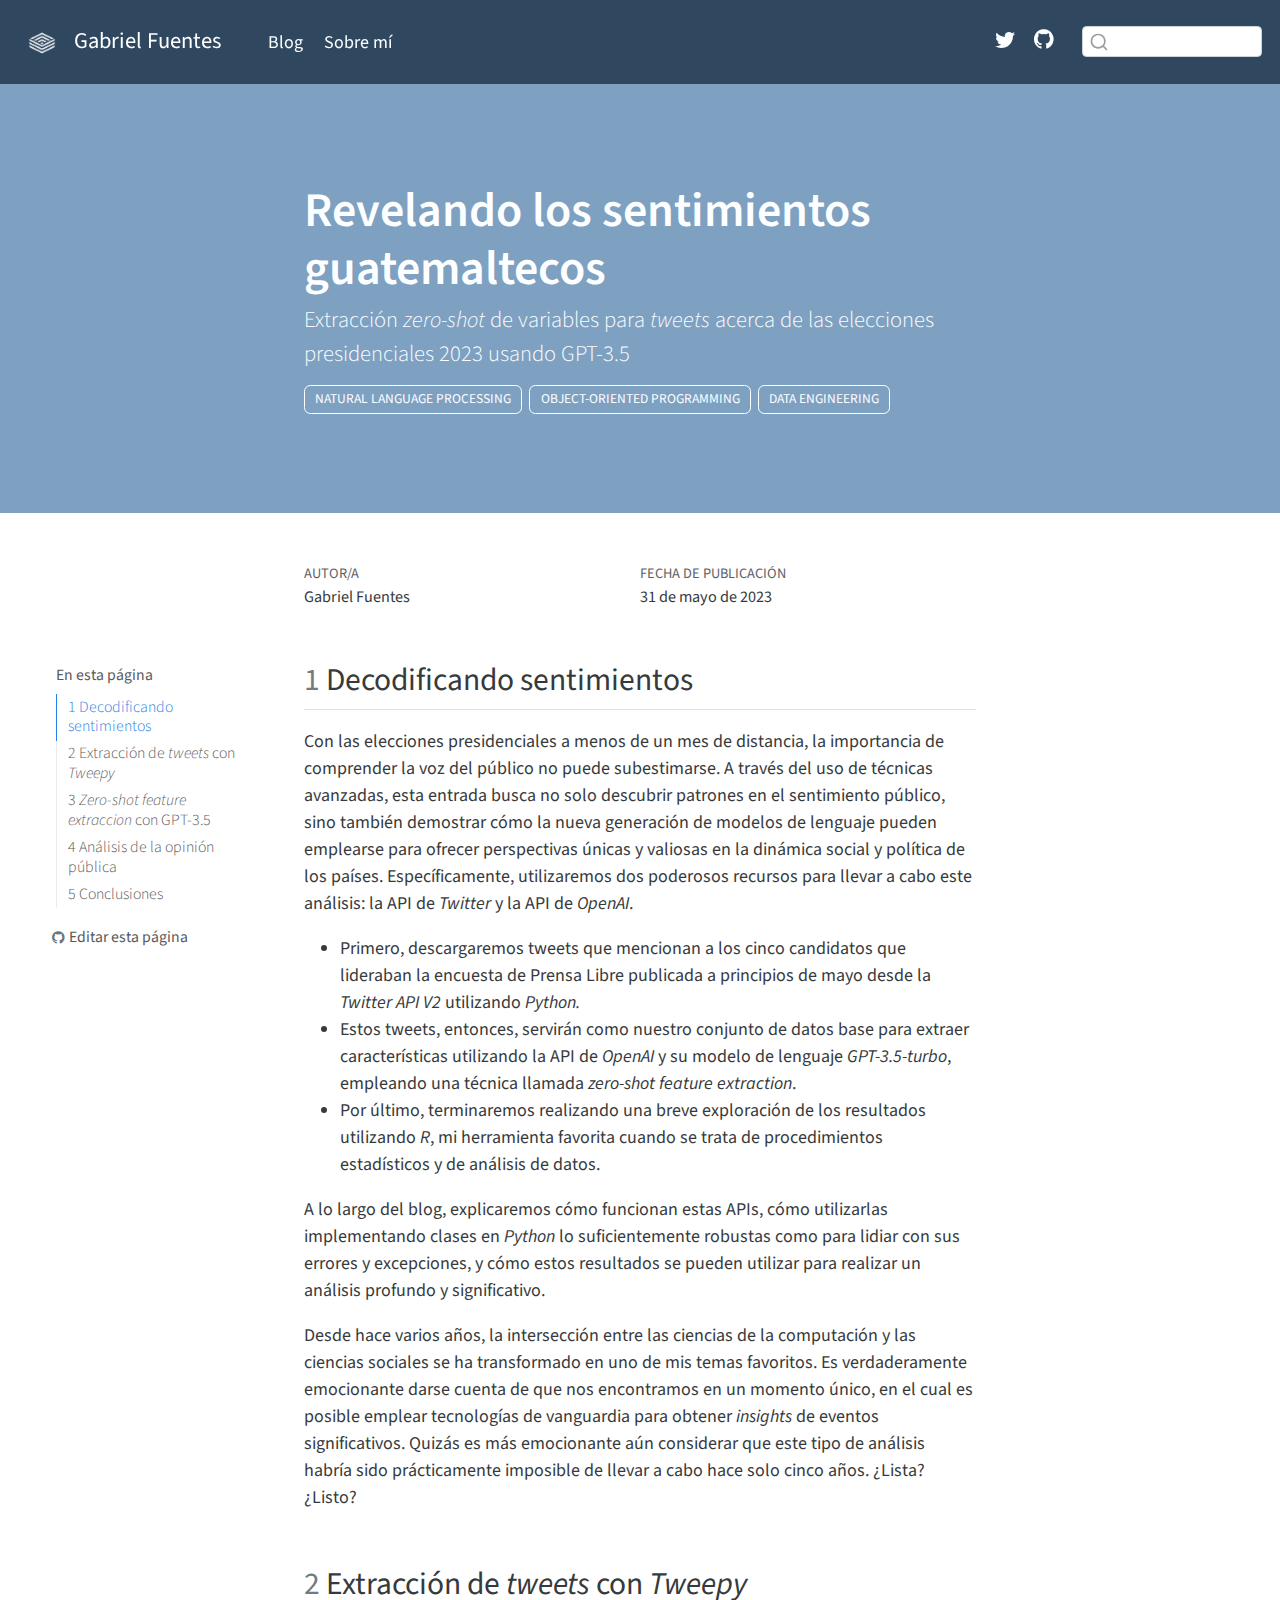
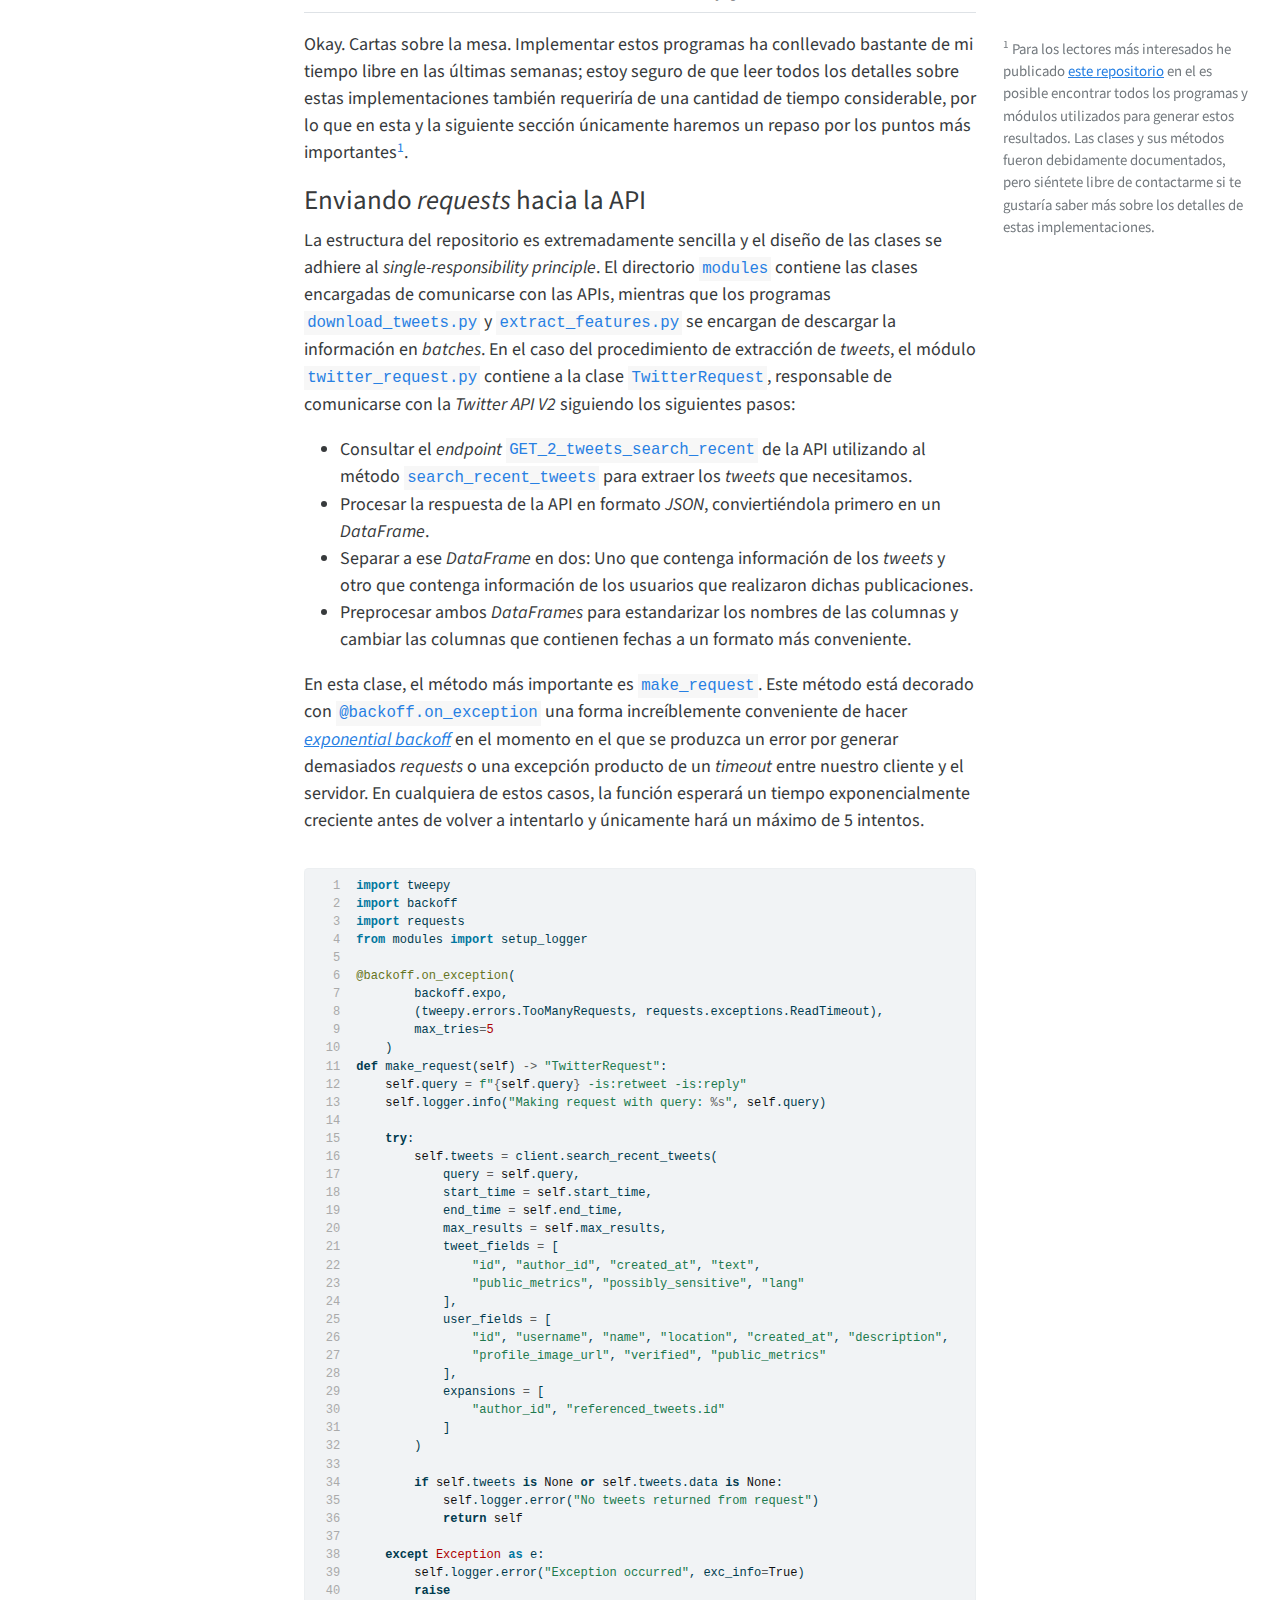
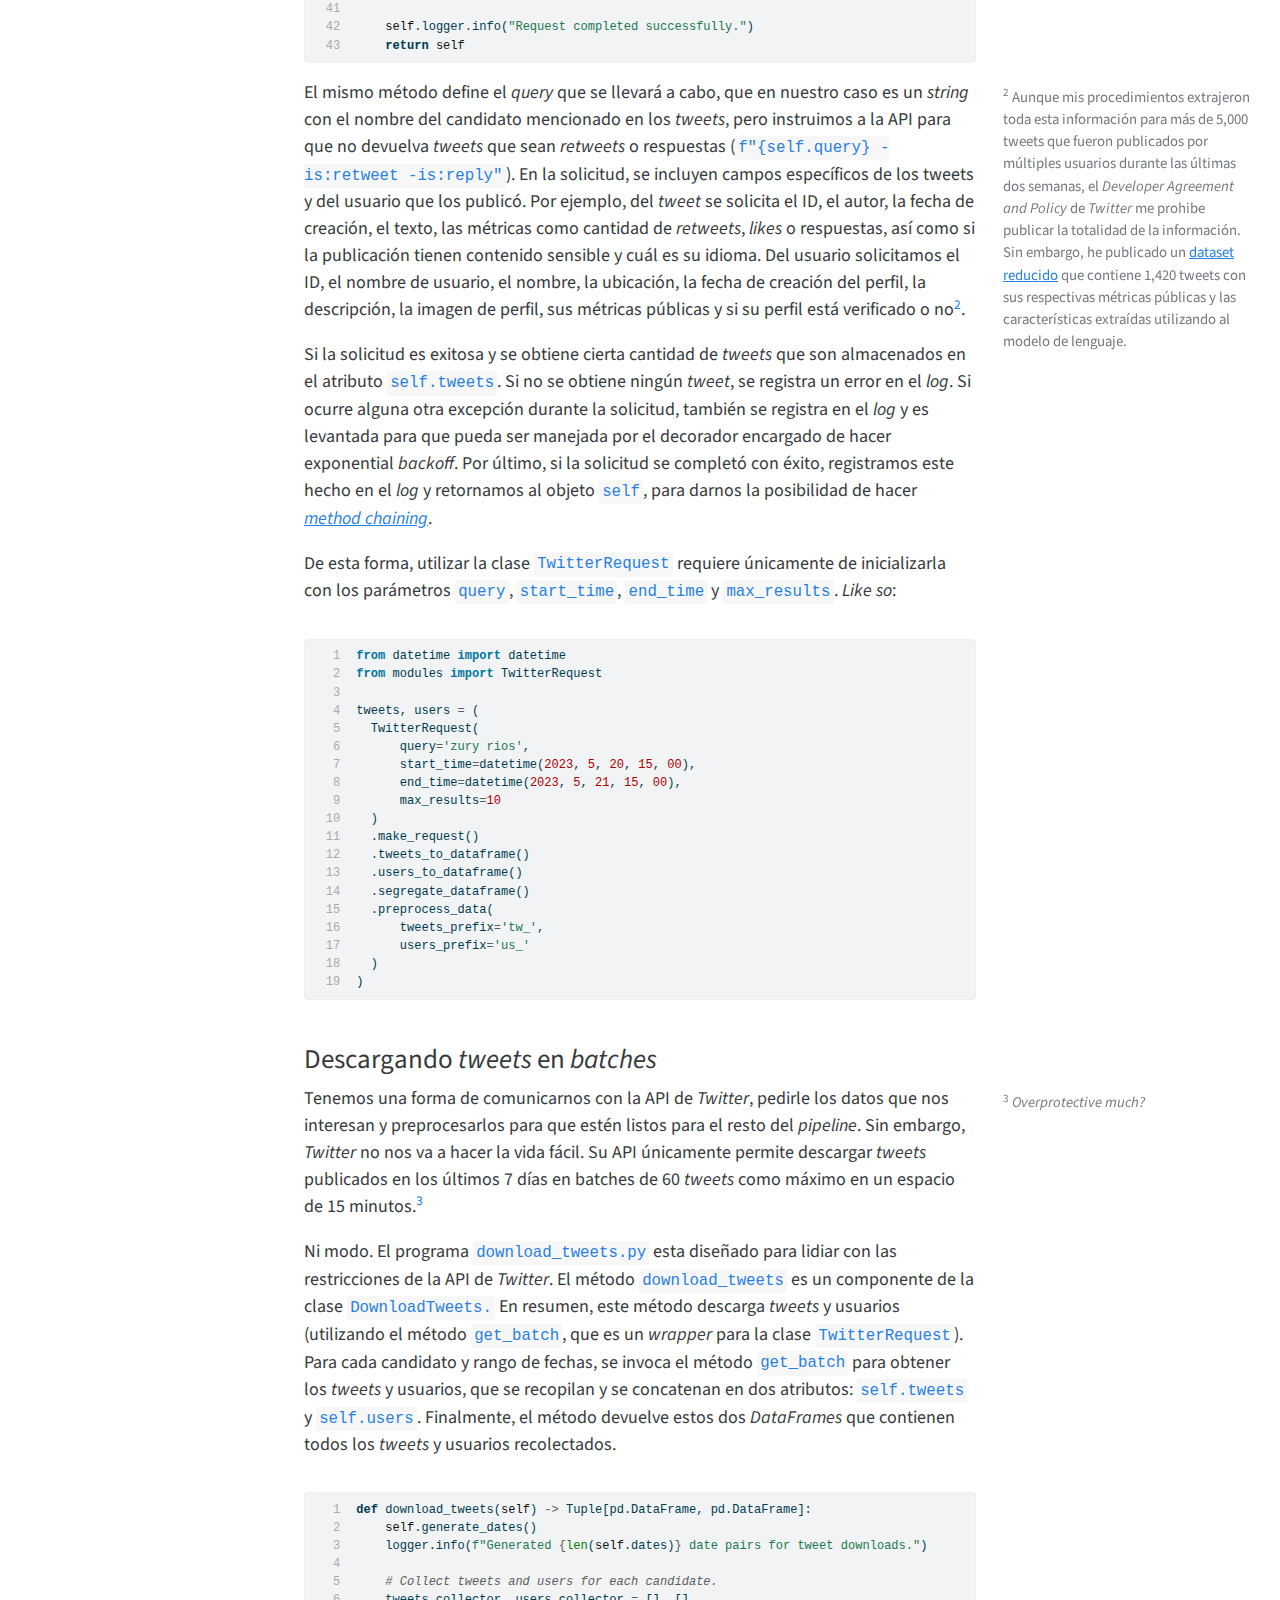
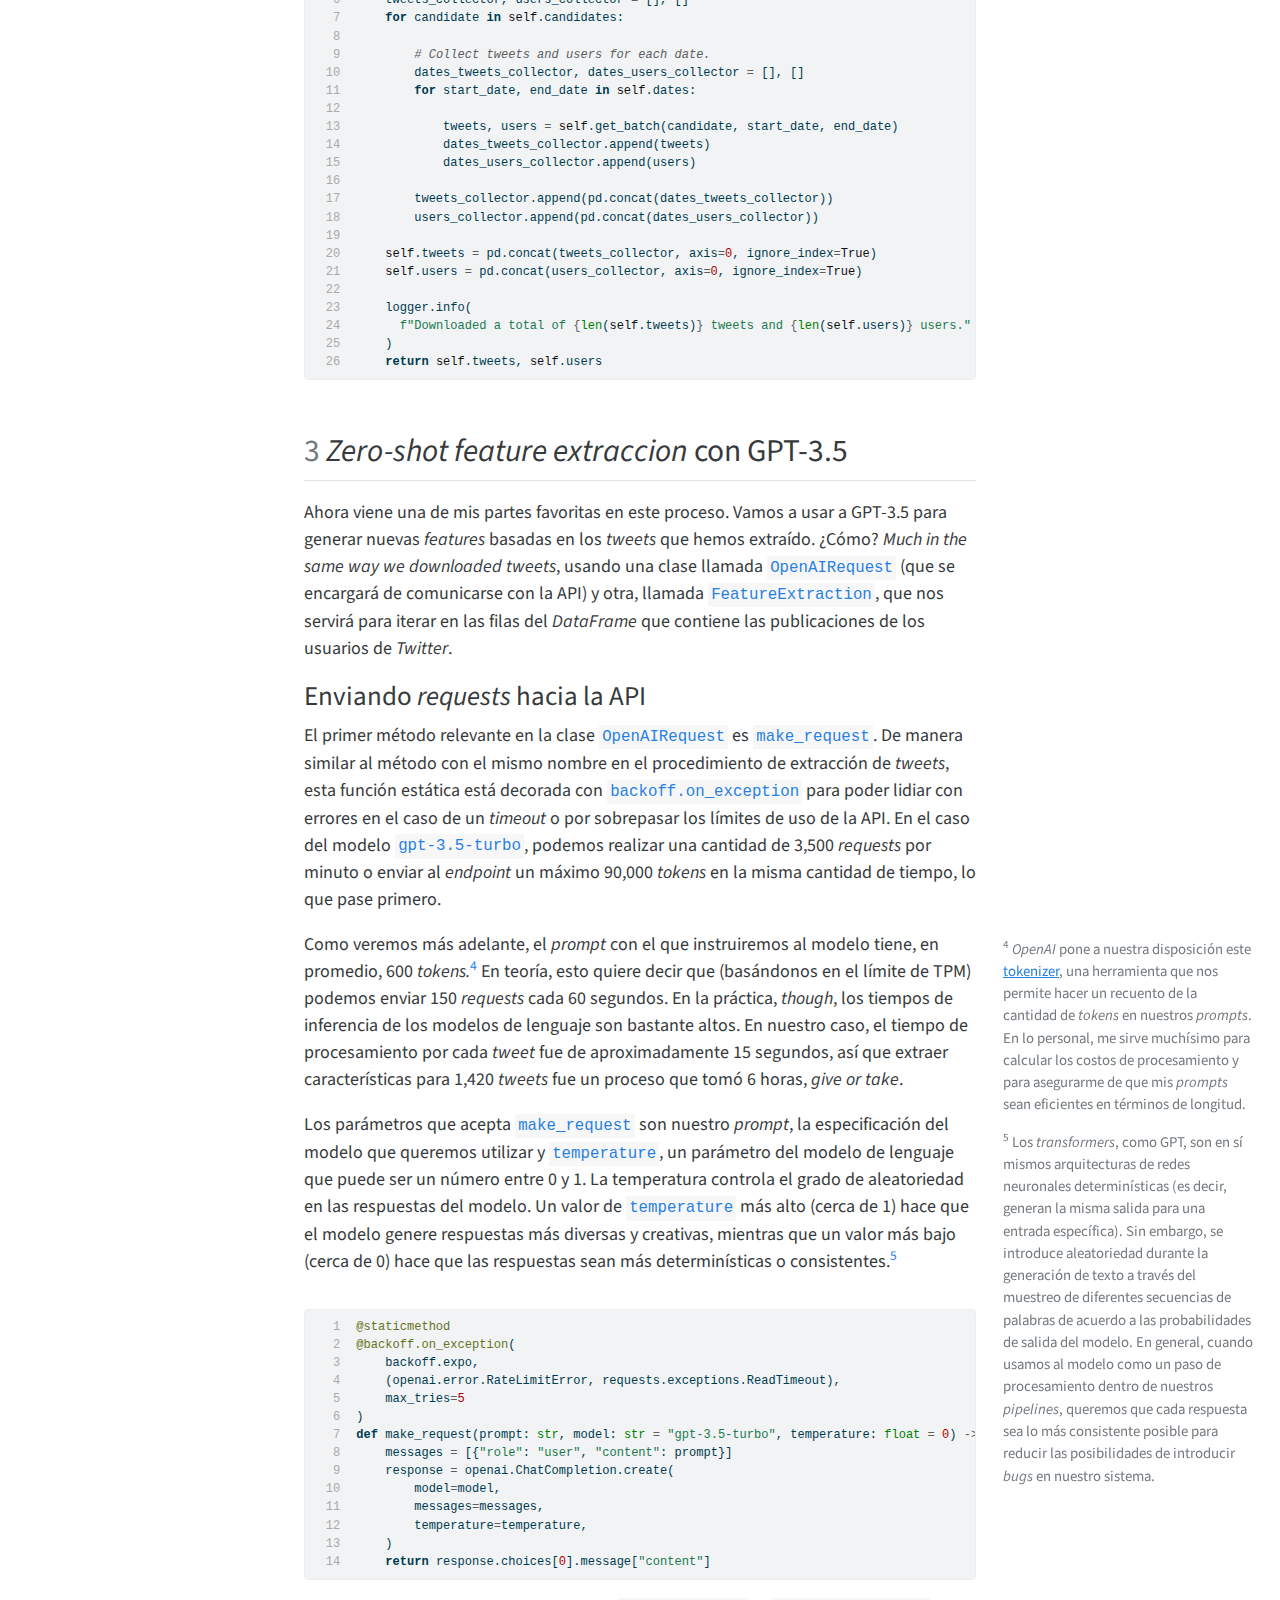
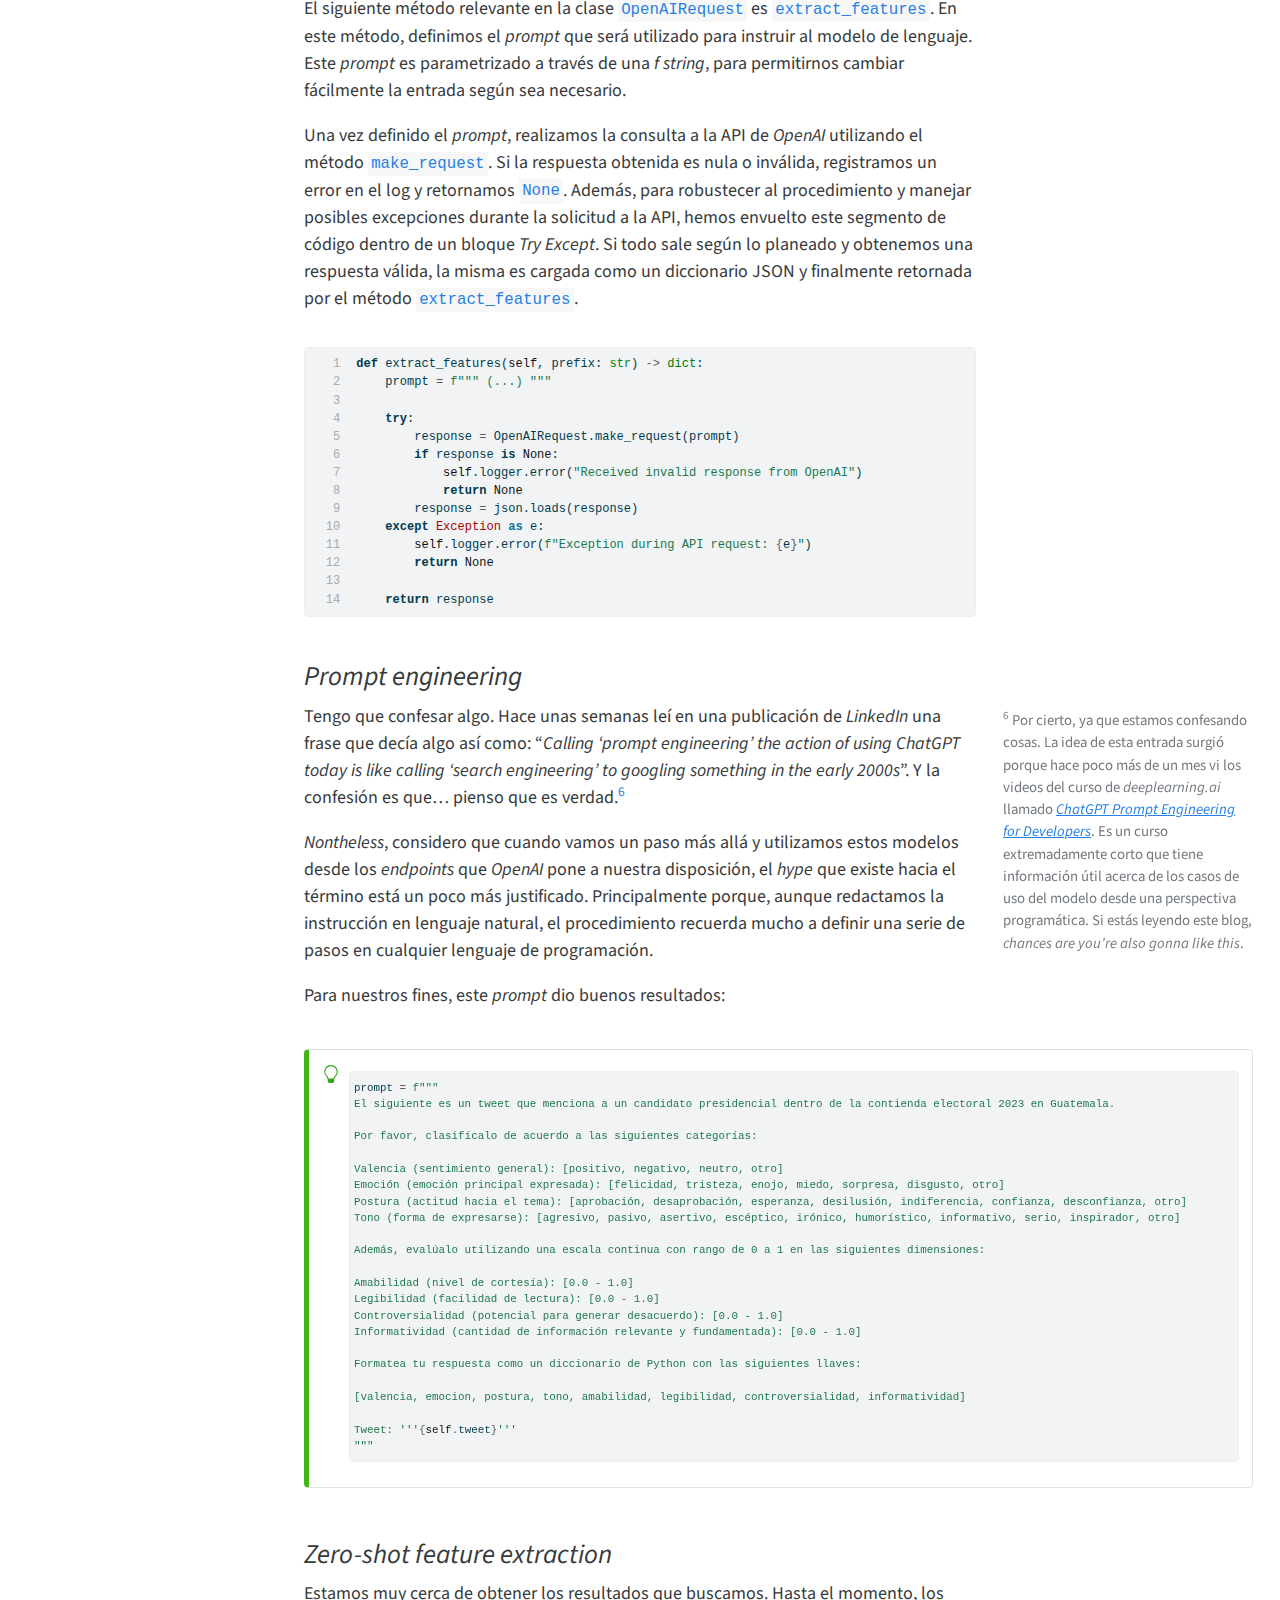
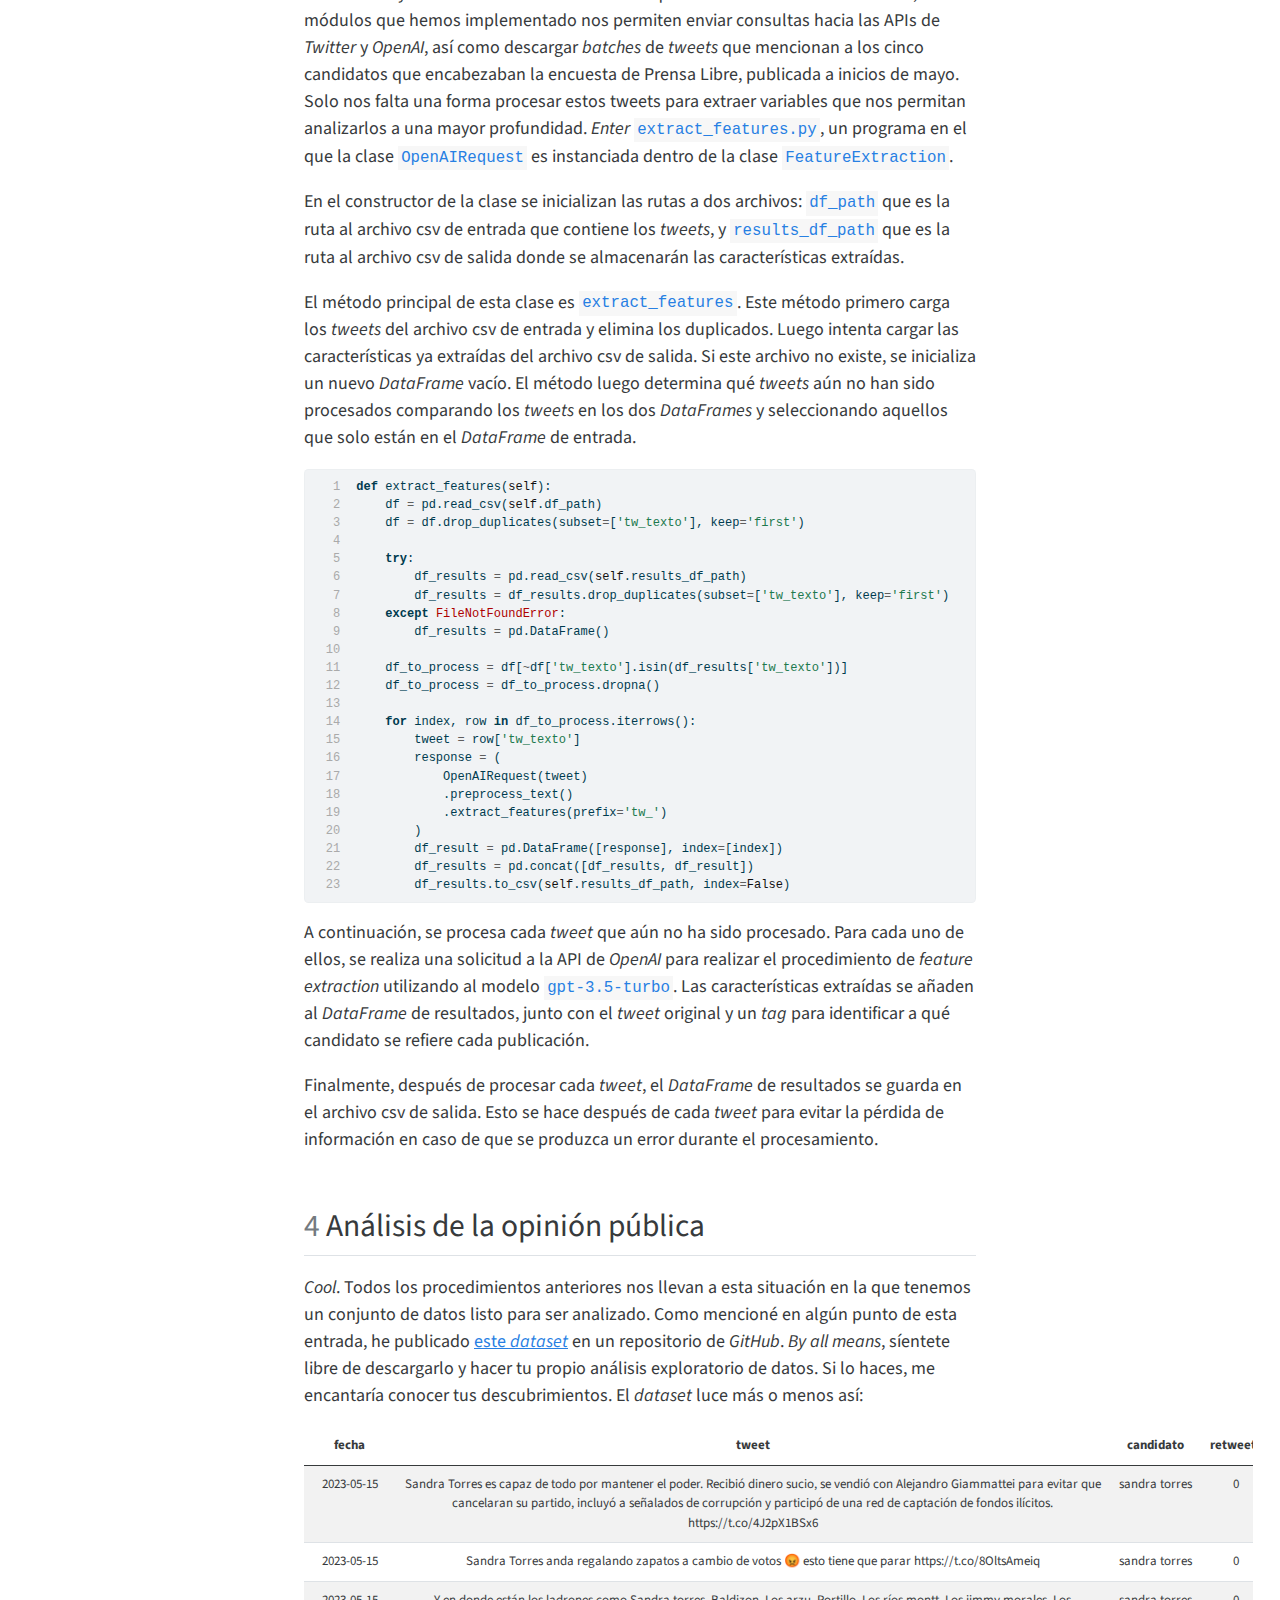
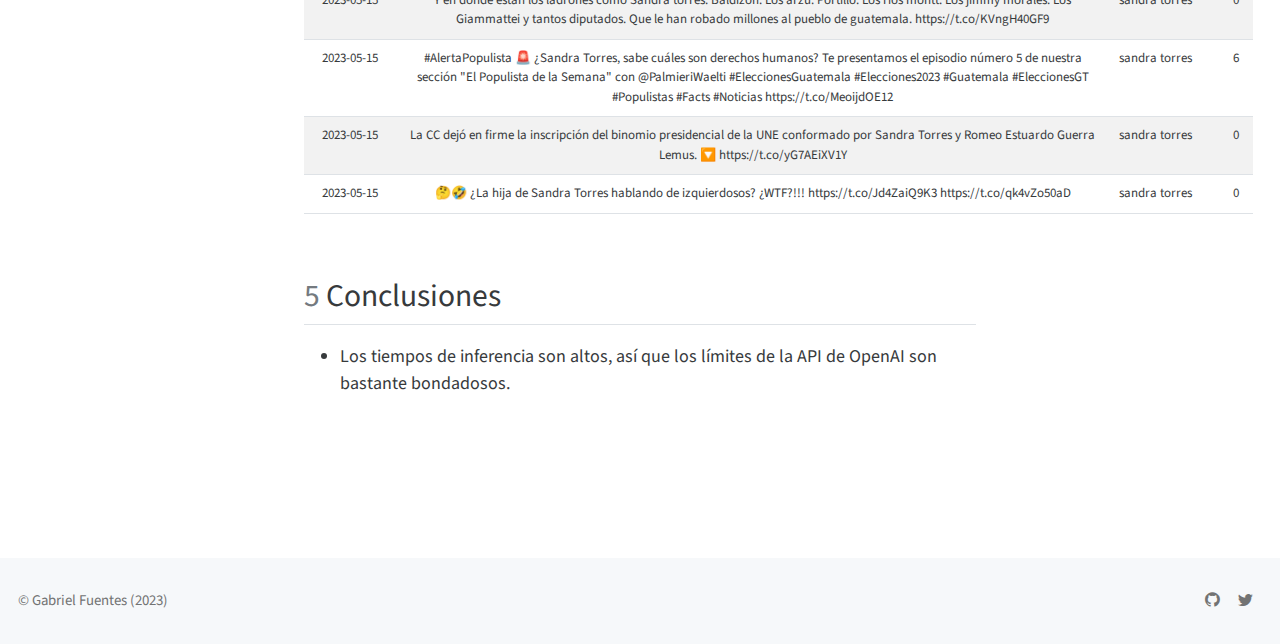
<file: docs/posts/Revelando los Sentimientos Guatemaltecos/index.html>
<!DOCTYPE html>
<html xmlns="http://www.w3.org/1999/xhtml" lang="es" xml:lang="es"><head>

<meta charset="utf-8">
<meta name="generator" content="quarto-1.2.269">

<meta name="viewport" content="width=device-width, initial-scale=1.0, user-scalable=yes">

<meta name="author" content="Gabriel Fuentes">

<title>Gabriel Fuentes - Revelando los sentimientos guatemaltecos</title>
<style>
code{white-space: pre-wrap;}
span.smallcaps{font-variant: small-caps;}
div.columns{display: flex; gap: min(4vw, 1.5em);}
div.column{flex: auto; overflow-x: auto;}
div.hanging-indent{margin-left: 1.5em; text-indent: -1.5em;}
ul.task-list{list-style: none;}
ul.task-list li input[type="checkbox"] {
  width: 0.8em;
  margin: 0 0.8em 0.2em -1.6em;
  vertical-align: middle;
}
pre > code.sourceCode { white-space: pre; position: relative; }
pre > code.sourceCode > span { display: inline-block; line-height: 1.25; }
pre > code.sourceCode > span:empty { height: 1.2em; }
.sourceCode { overflow: visible; }
code.sourceCode > span { color: inherit; text-decoration: inherit; }
div.sourceCode { margin: 1em 0; }
pre.sourceCode { margin: 0; }
@media screen {
div.sourceCode { overflow: auto; }
}
@media print {
pre > code.sourceCode { white-space: pre-wrap; }
pre > code.sourceCode > span { text-indent: -5em; padding-left: 5em; }
}
pre.numberSource code
  { counter-reset: source-line 0; }
pre.numberSource code > span
  { position: relative; left: -4em; counter-increment: source-line; }
pre.numberSource code > span > a:first-child::before
  { content: counter(source-line);
    position: relative; left: -1em; text-align: right; vertical-align: baseline;
    border: none; display: inline-block;
    -webkit-touch-callout: none; -webkit-user-select: none;
    -khtml-user-select: none; -moz-user-select: none;
    -ms-user-select: none; user-select: none;
    padding: 0 4px; width: 4em;
    color: #aaaaaa;
  }
pre.numberSource { margin-left: 3em; border-left: 1px solid #aaaaaa;  padding-left: 4px; }
div.sourceCode
  {   }
@media screen {
pre > code.sourceCode > span > a:first-child::before { text-decoration: underline; }
}
code span.al { color: #ff0000; font-weight: bold; } /* Alert */
code span.an { color: #60a0b0; font-weight: bold; font-style: italic; } /* Annotation */
code span.at { color: #7d9029; } /* Attribute */
code span.bn { color: #40a070; } /* BaseN */
code span.bu { color: #008000; } /* BuiltIn */
code span.cf { color: #007020; font-weight: bold; } /* ControlFlow */
code span.ch { color: #4070a0; } /* Char */
code span.cn { color: #880000; } /* Constant */
code span.co { color: #60a0b0; font-style: italic; } /* Comment */
code span.cv { color: #60a0b0; font-weight: bold; font-style: italic; } /* CommentVar */
code span.do { color: #ba2121; font-style: italic; } /* Documentation */
code span.dt { color: #902000; } /* DataType */
code span.dv { color: #40a070; } /* DecVal */
code span.er { color: #ff0000; font-weight: bold; } /* Error */
code span.ex { } /* Extension */
code span.fl { color: #40a070; } /* Float */
code span.fu { color: #06287e; } /* Function */
code span.im { color: #008000; font-weight: bold; } /* Import */
code span.in { color: #60a0b0; font-weight: bold; font-style: italic; } /* Information */
code span.kw { color: #007020; font-weight: bold; } /* Keyword */
code span.op { color: #666666; } /* Operator */
code span.ot { color: #007020; } /* Other */
code span.pp { color: #bc7a00; } /* Preprocessor */
code span.sc { color: #4070a0; } /* SpecialChar */
code span.ss { color: #bb6688; } /* SpecialString */
code span.st { color: #4070a0; } /* String */
code span.va { color: #19177c; } /* Variable */
code span.vs { color: #4070a0; } /* VerbatimString */
code span.wa { color: #60a0b0; font-weight: bold; font-style: italic; } /* Warning */
</style>


<script src="../../site_libs/quarto-nav/quarto-nav.js"></script>
<script src="../../site_libs/quarto-nav/headroom.min.js"></script>
<script src="../../site_libs/clipboard/clipboard.min.js"></script>
<script src="../../site_libs/quarto-search/autocomplete.umd.js"></script>
<script src="../../site_libs/quarto-search/fuse.min.js"></script>
<script src="../../site_libs/quarto-search/quarto-search.js"></script>
<meta name="quarto:offset" content="../../">
<link href="../../favicon.png" rel="icon" type="image/png">
<script src="../../site_libs/quarto-html/quarto.js"></script>
<script src="../../site_libs/quarto-html/popper.min.js"></script>
<script src="../../site_libs/quarto-html/tippy.umd.min.js"></script>
<script src="../../site_libs/quarto-html/anchor.min.js"></script>
<link href="../../site_libs/quarto-html/tippy.css" rel="stylesheet">
<link href="../../site_libs/quarto-html/quarto-syntax-highlighting.css" rel="stylesheet" id="quarto-text-highlighting-styles">
<script src="../../site_libs/bootstrap/bootstrap.min.js"></script>
<link href="../../site_libs/bootstrap/bootstrap-icons.css" rel="stylesheet">
<link href="../../site_libs/bootstrap/bootstrap.min.css" rel="stylesheet" id="quarto-bootstrap" data-mode="light">
<script id="quarto-search-options" type="application/json">{
  "location": "navbar",
  "copy-button": false,
  "collapse-after": 3,
  "panel-placement": "end",
  "type": "textbox",
  "limit": 20,
  "language": {
    "search-no-results-text": "Sin resultados",
    "search-matching-documents-text": "documentos encontrados",
    "search-copy-link-title": "Copiar el enlace en la búsqueda",
    "search-hide-matches-text": "Ocultar resultados adicionales",
    "search-more-match-text": "resultado adicional en este documento",
    "search-more-matches-text": "resultados adicionales en este documento",
    "search-clear-button-title": "Borrar",
    "search-detached-cancel-button-title": "Cancelar",
    "search-submit-button-title": "Enviar"
  }
}</script>
<script async="" src="https://www.googletagmanager.com/gtag/js?id=G-SLRQS7H2TD"></script>

<script type="text/javascript">

window.dataLayer = window.dataLayer || [];
function gtag(){dataLayer.push(arguments);}
gtag('js', new Date());
gtag('config', 'G-SLRQS7H2TD', { 'anonymize_ip': true});
</script>
<style>html{ scroll-behavior: smooth; }</style>
<style>
    .quarto-title-block .quarto-title-banner {
      background: #7EA1C2;
    }
    </style>

<script src="../../site_libs/kePrint-0.0.1/kePrint.js"></script>
<link href="../../site_libs/lightable-0.0.1/lightable.css" rel="stylesheet">


<link rel="stylesheet" href="../../styles.css">
<meta name="twitter:title" content="Gabriel Fuentes - Revelando los sentimientos guatemaltecos">
<meta name="twitter:description" content="Extracción *zero-shot* de variables para *tweets* acerca de las elecciones presidenciales 2023 usando GPT-3.5">
<meta name="twitter:card" content="summary">
</head>

<body class="floating nav-fixed slimcontent">

<div id="quarto-search-results"></div>
  <header id="quarto-header" class="headroom fixed-top">
    <nav class="navbar navbar-expand-lg navbar-dark ">
      <div class="navbar-container container-fluid">
      <div class="navbar-brand-container">
    <a href="../../index.html" class="navbar-brand navbar-brand-logo">
    <img src="../../favicon.png" alt="" class="navbar-logo">
    </a>
    <a class="navbar-brand" href="../../index.html">
    <span class="navbar-title">Gabriel Fuentes</span>
    </a>
  </div>
          <button class="navbar-toggler" type="button" data-bs-toggle="collapse" data-bs-target="#navbarCollapse" aria-controls="navbarCollapse" aria-expanded="false" aria-label="Toggle navigation" onclick="if (window.quartoToggleHeadroom) { window.quartoToggleHeadroom(); }">
  <span class="navbar-toggler-icon"></span>
</button>
          <div class="collapse navbar-collapse" id="navbarCollapse">
            <ul class="navbar-nav navbar-nav-scroll me-auto">
  <li class="nav-item">
    <a class="nav-link" href="../../index.html">
 <span class="menu-text">Blog</span></a>
  </li>  
  <li class="nav-item">
    <a class="nav-link" href="../../about.html">
 <span class="menu-text">Sobre mí</span></a>
  </li>  
</ul>
            <ul class="navbar-nav navbar-nav-scroll ms-auto">
  <li class="nav-item compact">
    <a class="nav-link" href="https://twitter.com/gafnts"><i class="bi bi-twitter" role="img">
</i> 
 <span class="menu-text"></span></a>
  </li>  
  <li class="nav-item compact">
    <a class="nav-link" href="https://github.com/gafnts"><i class="bi bi-github" role="img">
</i> 
 <span class="menu-text"></span></a>
  </li>  
</ul>
              <div id="quarto-search" class="" title="Search"></div>
          </div> <!-- /navcollapse -->
      </div> <!-- /container-fluid -->
    </nav>
</header>
<!-- content -->
<header id="title-block-header" class="quarto-title-block default toc-left page-columns page-full">
  <div class="quarto-title-banner page-columns page-full">
    <div class="quarto-title column-body">
      <h1 class="title">Revelando los sentimientos guatemaltecos</h1>
            <p class="subtitle lead">Extracción <em>zero-shot</em> de variables para <em>tweets</em> acerca de las elecciones presidenciales 2023 usando GPT-3.5</p>
                                <div class="quarto-categories">
                <div class="quarto-category">Natural language processing</div>
                <div class="quarto-category">Object-oriented programming</div>
                <div class="quarto-category">Data engineering</div>
              </div>
                  </div>
  </div>
    
  
  <div class="quarto-title-meta">

      <div>
      <div class="quarto-title-meta-heading">Autor/a</div>
      <div class="quarto-title-meta-contents">
               <p>Gabriel Fuentes </p>
            </div>
    </div>
      
      <div>
      <div class="quarto-title-meta-heading">Fecha de publicación</div>
      <div class="quarto-title-meta-contents">
        <p class="date">31 de mayo de 2023</p>
      </div>
    </div>
    
      
    </div>
    
  
  </header><div id="quarto-content" class="quarto-container page-columns page-rows-contents page-layout-article page-navbar">
<!-- sidebar -->
  <nav id="quarto-sidebar" class="sidebar collapse sidebar-navigation floating overflow-auto">
    <nav id="TOC" role="doc-toc" class="toc-active">
    <h2 id="toc-title">En esta página</h2>
   
  <ul>
  <li><a href="#decodificando-sentimientos" id="toc-decodificando-sentimientos" class="nav-link active" data-scroll-target="#decodificando-sentimientos"><span class="toc-section-number">1</span>  Decodificando sentimientos</a></li>
  <li><a href="#extracción-de-tweets-con-tweepy" id="toc-extracción-de-tweets-con-tweepy" class="nav-link" data-scroll-target="#extracción-de-tweets-con-tweepy"><span class="toc-section-number">2</span>  Extracción de <em>tweets</em> con <em>Tweepy</em></a>
  <ul class="collapse">
  <li><a href="#enviando-requests-hacia-la-api" id="toc-enviando-requests-hacia-la-api" class="nav-link" data-scroll-target="#enviando-requests-hacia-la-api">Enviando <em>requests</em> hacia la API</a></li>
  <li><a href="#descargando-tweets-en-batches" id="toc-descargando-tweets-en-batches" class="nav-link" data-scroll-target="#descargando-tweets-en-batches">Descargando <em>tweets</em> en <em>batches</em></a></li>
  </ul></li>
  <li><a href="#zero-shot-feature-extraccion-con-gpt-3.5" id="toc-zero-shot-feature-extraccion-con-gpt-3.5" class="nav-link" data-scroll-target="#zero-shot-feature-extraccion-con-gpt-3.5"><span class="toc-section-number">3</span>  <em>Zero-shot feature extraccion</em> con GPT-3.5</a>
  <ul class="collapse">
  <li><a href="#enviando-requests-hacia-la-api-1" id="toc-enviando-requests-hacia-la-api-1" class="nav-link" data-scroll-target="#enviando-requests-hacia-la-api-1">Enviando <em>requests</em> hacia la API</a></li>
  <li><a href="#prompt-engineering" id="toc-prompt-engineering" class="nav-link" data-scroll-target="#prompt-engineering"><em>Prompt engineering</em></a></li>
  <li><a href="#zero-shot-feature-extraction" id="toc-zero-shot-feature-extraction" class="nav-link" data-scroll-target="#zero-shot-feature-extraction"><em>Zero-shot feature extraction</em></a></li>
  </ul></li>
  <li><a href="#análisis-de-la-opinión-pública" id="toc-análisis-de-la-opinión-pública" class="nav-link" data-scroll-target="#análisis-de-la-opinión-pública"><span class="toc-section-number">4</span>  Análisis de la opinión pública</a></li>
  <li><a href="#conclusiones" id="toc-conclusiones" class="nav-link" data-scroll-target="#conclusiones"><span class="toc-section-number">5</span>  Conclusiones</a></li>
  </ul>
<div class="toc-actions"><div><i class="bi bi-github"></i></div><div class="action-links"><p><a href="https://github.com/gafnts/gafnts.github.io/edit/blog/posts/Revelando los Sentimientos Guatemaltecos/index.qmd" class="toc-action">Editar esta página</a></p></div></div></nav>
</nav>
<!-- margin-sidebar -->
    <div id="quarto-margin-sidebar" class="sidebar margin-sidebar">
    </div>
<!-- main -->
<main class="content quarto-banner-title-block page-columns page-full" id="quarto-document-content">




<section id="decodificando-sentimientos" class="level2" data-number="1">
<h2 data-number="1" class="anchored" data-anchor-id="decodificando-sentimientos"><span class="header-section-number">1</span> Decodificando sentimientos</h2>
<p>Con las elecciones presidenciales a menos de un mes de distancia, la importancia de comprender la voz del público no puede subestimarse. A través del uso de técnicas avanzadas, esta entrada busca no solo descubrir patrones en el sentimiento público, sino también demostrar cómo la nueva generación de modelos de lenguaje pueden emplearse para ofrecer perspectivas únicas y valiosas en la dinámica social y política de los países. Específicamente, utilizaremos dos poderosos recursos para llevar a cabo este análisis: la API de <em>Twitter</em> y la API de <em>OpenAI</em>.</p>
<ul>
<li>Primero, descargaremos tweets que mencionan a los cinco candidatos que lideraban la encuesta de Prensa Libre publicada a principios de mayo desde la <em>Twitter API V2</em> utilizando <em>Python.</em></li>
<li>Estos tweets, entonces, servirán como nuestro conjunto de datos base para extraer características utilizando la API de <em>OpenAI</em> y su modelo de lenguaje <em>GPT-3.5-turbo</em>, empleando una técnica llamada <em>zero-shot feature extraction</em>.</li>
<li>Por último, terminaremos realizando una breve exploración de los resultados utilizando <em>R</em>, mi herramienta favorita cuando se trata de procedimientos estadísticos y de análisis de datos.</li>
</ul>
<p>A lo largo del blog, explicaremos cómo funcionan estas APIs, cómo utilizarlas implementando clases en <em>Python</em> lo suficientemente robustas como para lidiar con sus errores y excepciones, y cómo estos resultados se pueden utilizar para realizar un análisis profundo y significativo.</p>
<p>Desde hace varios años, la intersección entre las ciencias de la computación y las ciencias sociales se ha transformado en uno de mis temas favoritos. Es verdaderamente emocionante darse cuenta de que nos encontramos en un momento único, en el cual es posible emplear tecnologías de vanguardia para obtener <em>insights</em> de eventos significativos. Quizás es más emocionante aún considerar que este tipo de análisis habría sido prácticamente imposible de llevar a cabo hace solo cinco años. ¿Lista? ¿Listo?</p>
</section>
<section id="extracción-de-tweets-con-tweepy" class="level2 page-columns page-full" data-number="2">
<h2 data-number="2" class="anchored" data-anchor-id="extracción-de-tweets-con-tweepy"><span class="header-section-number">2</span> Extracción de <em>tweets</em> con <em>Tweepy</em></h2>
<div class="page-columns page-full"><p>Okay. Cartas sobre la mesa. Implementar estos programas ha conllevado bastante de mi tiempo libre en las últimas semanas; estoy seguro de que leer todos los detalles sobre estas implementaciones también requeriría de una cantidad de tiempo considerable, por lo que en esta y la siguiente sección únicamente haremos un repaso por los puntos más importantes<a href="#fn1" class="footnote-ref" id="fnref1" role="doc-noteref"><sup>1</sup></a>.</p><div class="no-row-height column-margin column-container"><li id="fn1"><p><sup>1</sup>&nbsp;Para los lectores más interesados he publicado <a href="https://github.com/gafnts/2023-election-insights">este repositorio</a> en el es posible encontrar todos los programas y módulos utilizados para generar estos resultados. Las clases y sus métodos fueron debidamente documentados, pero siéntete libre de contactarme si te gustaría saber más sobre los detalles de estas implementaciones.</p></li></div></div>
<section id="enviando-requests-hacia-la-api" class="level3 page-columns page-full">
<h3 class="anchored" data-anchor-id="enviando-requests-hacia-la-api">Enviando <em>requests</em> hacia la API</h3>
<p>La estructura del repositorio es extremadamente sencilla y el diseño de las clases se adhiere al <em>single-responsibility principle</em>. El directorio <code>modules</code> contiene las clases encargadas de comunicarse con las APIs, mientras que los programas <code>download_tweets.py</code> y <code>extract_features.py</code> se encargan de descargar la información en <em>batches</em>. En el caso del procedimiento de extracción de <em>tweets</em>, el módulo <code>twitter_request.py</code> contiene a la clase <code>TwitterRequest</code>, responsable de comunicarse con la <em>Twitter API V2</em> siguiendo los siguientes pasos:</p>
<ul>
<li>Consultar el <em>endpoint</em> <code>GET_2_tweets_search_recent</code> de la API utilizando al método <code>search_recent_tweets</code> para extraer los <em>tweets</em> que necesitamos.</li>
<li>Procesar la respuesta de la API en formato <em>JSON</em>, conviertiéndola primero en un <em>DataFrame</em>.</li>
<li>Separar a ese <em>DataFrame</em> en dos: Uno que contenga información de los <em>tweets</em> y otro que contenga información de los usuarios que realizaron dichas publicaciones.</li>
<li>Preprocesar ambos <em>DataFrames</em> para estandarizar los nombres de las columnas y cambiar las columnas que contienen fechas a un formato más conveniente.</li>
</ul>
<p>En esta clase, el método más importante es <code>make_request</code>. Este método está decorado con <code>@backoff.on_exception</code> una forma increíblemente conveniente de hacer <a href="https://en.wikipedia.org/wiki/Exponential_backoff"><em>exponential backoff</em></a> en el momento en el que se produzca un error por generar demasiados <em>requests</em> o una excepción producto de un <em>timeout</em> entre nuestro cliente y el servidor. En cualquiera de estos casos, la función esperará un tiempo exponencialmente creciente antes de volver a intentarlo y únicamente hará un máximo de 5 intentos.</p>
<div class="cell">
<div class="sourceCode cell-code" id="cb1"><pre class="sourceCode numberSource python number-lines code-with-copy"><code class="sourceCode python"><span id="cb1-1"><a href="#cb1-1"></a><span class="im">import</span> tweepy</span>
<span id="cb1-2"><a href="#cb1-2"></a><span class="im">import</span> backoff</span>
<span id="cb1-3"><a href="#cb1-3"></a><span class="im">import</span> requests</span>
<span id="cb1-4"><a href="#cb1-4"></a><span class="im">from</span> modules <span class="im">import</span> setup_logger</span>
<span id="cb1-5"><a href="#cb1-5"></a></span>
<span id="cb1-6"><a href="#cb1-6"></a><span class="at">@backoff.on_exception</span>(</span>
<span id="cb1-7"><a href="#cb1-7"></a>        backoff.expo, </span>
<span id="cb1-8"><a href="#cb1-8"></a>        (tweepy.errors.TooManyRequests, requests.exceptions.ReadTimeout),</span>
<span id="cb1-9"><a href="#cb1-9"></a>        max_tries<span class="op">=</span><span class="dv">5</span></span>
<span id="cb1-10"><a href="#cb1-10"></a>    )</span>
<span id="cb1-11"><a href="#cb1-11"></a><span class="kw">def</span> make_request(<span class="va">self</span>) <span class="op">-&gt;</span> <span class="st">"TwitterRequest"</span>:</span>
<span id="cb1-12"><a href="#cb1-12"></a>    <span class="va">self</span>.query <span class="op">=</span> <span class="ss">f"</span><span class="sc">{</span><span class="va">self</span><span class="sc">.</span>query<span class="sc">}</span><span class="ss"> -is:retweet -is:reply"</span></span>
<span id="cb1-13"><a href="#cb1-13"></a>    <span class="va">self</span>.logger.info(<span class="st">"Making request with query: </span><span class="sc">%s</span><span class="st">"</span>, <span class="va">self</span>.query)</span>
<span id="cb1-14"><a href="#cb1-14"></a></span>
<span id="cb1-15"><a href="#cb1-15"></a>    <span class="cf">try</span>:</span>
<span id="cb1-16"><a href="#cb1-16"></a>        <span class="va">self</span>.tweets <span class="op">=</span> client.search_recent_tweets(</span>
<span id="cb1-17"><a href="#cb1-17"></a>            query <span class="op">=</span> <span class="va">self</span>.query,</span>
<span id="cb1-18"><a href="#cb1-18"></a>            start_time <span class="op">=</span> <span class="va">self</span>.start_time,</span>
<span id="cb1-19"><a href="#cb1-19"></a>            end_time <span class="op">=</span> <span class="va">self</span>.end_time,</span>
<span id="cb1-20"><a href="#cb1-20"></a>            max_results <span class="op">=</span> <span class="va">self</span>.max_results,</span>
<span id="cb1-21"><a href="#cb1-21"></a>            tweet_fields <span class="op">=</span> [</span>
<span id="cb1-22"><a href="#cb1-22"></a>                <span class="st">"id"</span>, <span class="st">"author_id"</span>, <span class="st">"created_at"</span>, <span class="st">"text"</span>, </span>
<span id="cb1-23"><a href="#cb1-23"></a>                <span class="st">"public_metrics"</span>, <span class="st">"possibly_sensitive"</span>, <span class="st">"lang"</span></span>
<span id="cb1-24"><a href="#cb1-24"></a>            ],</span>
<span id="cb1-25"><a href="#cb1-25"></a>            user_fields <span class="op">=</span> [</span>
<span id="cb1-26"><a href="#cb1-26"></a>                <span class="st">"id"</span>, <span class="st">"username"</span>, <span class="st">"name"</span>, <span class="st">"location"</span>, <span class="st">"created_at"</span>, <span class="st">"description"</span>, </span>
<span id="cb1-27"><a href="#cb1-27"></a>                <span class="st">"profile_image_url"</span>, <span class="st">"verified"</span>, <span class="st">"public_metrics"</span></span>
<span id="cb1-28"><a href="#cb1-28"></a>            ],</span>
<span id="cb1-29"><a href="#cb1-29"></a>            expansions <span class="op">=</span> [</span>
<span id="cb1-30"><a href="#cb1-30"></a>                <span class="st">"author_id"</span>, <span class="st">"referenced_tweets.id"</span></span>
<span id="cb1-31"><a href="#cb1-31"></a>            ]</span>
<span id="cb1-32"><a href="#cb1-32"></a>        )</span>
<span id="cb1-33"><a href="#cb1-33"></a>        </span>
<span id="cb1-34"><a href="#cb1-34"></a>        <span class="cf">if</span> <span class="va">self</span>.tweets <span class="kw">is</span> <span class="va">None</span> <span class="kw">or</span> <span class="va">self</span>.tweets.data <span class="kw">is</span> <span class="va">None</span>:</span>
<span id="cb1-35"><a href="#cb1-35"></a>            <span class="va">self</span>.logger.error(<span class="st">"No tweets returned from request"</span>)</span>
<span id="cb1-36"><a href="#cb1-36"></a>            <span class="cf">return</span> <span class="va">self</span></span>
<span id="cb1-37"><a href="#cb1-37"></a>          </span>
<span id="cb1-38"><a href="#cb1-38"></a>    <span class="cf">except</span> <span class="pp">Exception</span> <span class="im">as</span> e: </span>
<span id="cb1-39"><a href="#cb1-39"></a>        <span class="va">self</span>.logger.error(<span class="st">"Exception occurred"</span>, exc_info<span class="op">=</span><span class="va">True</span>)</span>
<span id="cb1-40"><a href="#cb1-40"></a>        <span class="cf">raise</span> </span>
<span id="cb1-41"><a href="#cb1-41"></a></span>
<span id="cb1-42"><a href="#cb1-42"></a>    <span class="va">self</span>.logger.info(<span class="st">"Request completed successfully."</span>)</span>
<span id="cb1-43"><a href="#cb1-43"></a>    <span class="cf">return</span> <span class="va">self</span></span></code><button title="Copiar al portapapeles" class="code-copy-button"><i class="bi"></i></button></pre></div>
</div>
<div class="page-columns page-full"><p>El mismo método define el <em>query</em> que se llevará a cabo, que en nuestro caso es un <em>string</em> con el nombre del candidato mencionado en los <em>tweets</em>, pero instruimos a la API para que no devuelva <em>tweets</em> que sean <em>retweets</em> o respuestas (<code>f"{self.query} -is:retweet -is:reply"</code>). En la solicitud, se incluyen campos específicos de los tweets y del usuario que los publicó. Por ejemplo, del <em>tweet</em> se solicita el ID, el autor, la fecha de creación, el texto, las métricas como cantidad de <em>retweets</em>, <em>likes</em> o respuestas, así como si la publicación tienen contenido sensible y cuál es su idioma. Del usuario solicitamos el ID, el nombre de usuario, el nombre, la ubicación, la fecha de creación del perfil, la descripción, la imagen de perfil, sus métricas públicas y si su perfil está verificado o no<a href="#fn2" class="footnote-ref" id="fnref2" role="doc-noteref"><sup>2</sup></a>.</p><div class="no-row-height column-margin column-container"><li id="fn2"><p><sup>2</sup>&nbsp;Aunque mis procedimientos extrajeron toda esta información para más de 5,000 tweets que fueron publicados por múltiples usuarios durante las últimas dos semanas, el <em>Developer Agreement and Policy</em> de <em>Twitter</em> me prohibe publicar la totalidad de la información. Sin embargo, he publicado un <a href="https://github.com/gafnts/2023-election-insights/blob/main/data/tweets_gpt.csv">dataset reducido</a> que contiene 1,420 tweets con sus respectivas métricas públicas y las características extraídas utilizando al modelo de lenguaje.</p></li></div></div>
<p>Si la solicitud es exitosa y se obtiene cierta cantidad de <em>tweets</em> que son almacenados en el atributo <code>self.tweets</code>. Si no se obtiene ningún <em>tweet</em>, se registra un error en el <em>log</em>. Si ocurre alguna otra excepción durante la solicitud, también se registra en el <em>log</em> y es levantada para que pueda ser manejada por el decorador encargado de hacer exponential <em>backoff</em>. Por último, si la solicitud se completó con éxito, registramos este hecho en el <em>log</em> y retornamos al objeto <code>self</code>, para darnos la posibilidad de hacer <a href="https://stackoverflow.com/questions/41817578/basic-method-chaining"><em>method chaining</em></a>.</p>
<p>De esta forma, utilizar la clase <code>TwitterRequest</code> requiere únicamente de inicializarla con los parámetros <code>query</code>, <code>start_time</code>, <code>end_time</code> y <code>max_results</code>. <em>Like so</em>:</p>
<div class="cell">
<div class="sourceCode cell-code" id="cb2"><pre class="sourceCode numberSource python number-lines code-with-copy"><code class="sourceCode python"><span id="cb2-1"><a href="#cb2-1"></a><span class="im">from</span> datetime <span class="im">import</span> datetime</span>
<span id="cb2-2"><a href="#cb2-2"></a><span class="im">from</span> modules <span class="im">import</span> TwitterRequest</span>
<span id="cb2-3"><a href="#cb2-3"></a></span>
<span id="cb2-4"><a href="#cb2-4"></a>tweets, users <span class="op">=</span> (</span>
<span id="cb2-5"><a href="#cb2-5"></a>  TwitterRequest(</span>
<span id="cb2-6"><a href="#cb2-6"></a>      query<span class="op">=</span><span class="st">'zury rios'</span>,</span>
<span id="cb2-7"><a href="#cb2-7"></a>      start_time<span class="op">=</span>datetime(<span class="dv">2023</span>, <span class="dv">5</span>, <span class="dv">20</span>, <span class="dv">15</span>, <span class="dv">00</span>),</span>
<span id="cb2-8"><a href="#cb2-8"></a>      end_time<span class="op">=</span>datetime(<span class="dv">2023</span>, <span class="dv">5</span>, <span class="dv">21</span>, <span class="dv">15</span>, <span class="dv">00</span>),</span>
<span id="cb2-9"><a href="#cb2-9"></a>      max_results<span class="op">=</span><span class="dv">10</span></span>
<span id="cb2-10"><a href="#cb2-10"></a>  )</span>
<span id="cb2-11"><a href="#cb2-11"></a>  .make_request()</span>
<span id="cb2-12"><a href="#cb2-12"></a>  .tweets_to_dataframe()</span>
<span id="cb2-13"><a href="#cb2-13"></a>  .users_to_dataframe()</span>
<span id="cb2-14"><a href="#cb2-14"></a>  .segregate_dataframe()</span>
<span id="cb2-15"><a href="#cb2-15"></a>  .preprocess_data(</span>
<span id="cb2-16"><a href="#cb2-16"></a>      tweets_prefix<span class="op">=</span><span class="st">'tw_'</span>,</span>
<span id="cb2-17"><a href="#cb2-17"></a>      users_prefix<span class="op">=</span><span class="st">'us_'</span></span>
<span id="cb2-18"><a href="#cb2-18"></a>  )</span>
<span id="cb2-19"><a href="#cb2-19"></a>)</span></code><button title="Copiar al portapapeles" class="code-copy-button"><i class="bi"></i></button></pre></div>
</div>
</section>
<section id="descargando-tweets-en-batches" class="level3 page-columns page-full">
<h3 class="anchored" data-anchor-id="descargando-tweets-en-batches">Descargando <em>tweets</em> en <em>batches</em></h3>
<div class="page-columns page-full"><p>Tenemos una forma de comunicarnos con la API de <em>Twitter</em>, pedirle los datos que nos interesan y preprocesarlos para que estén listos para el resto del <em>pipeline</em>. Sin embargo, <em>Twitter</em> no nos va a hacer la vida fácil. Su API únicamente permite descargar <em>tweets</em> publicados en los últimos 7 días en batches de 60 <em>tweets</em> como máximo en un espacio de 15 minutos.<a href="#fn3" class="footnote-ref" id="fnref3" role="doc-noteref"><sup>3</sup></a></p><div class="no-row-height column-margin column-container"><li id="fn3"><p><sup>3</sup>&nbsp;<em>Overprotective much?</em></p></li></div></div>
<p>Ni modo. El programa <code>download_tweets.py</code> esta diseñado para lidiar con las restricciones de la API de <em>Twitter</em>. El método <code>download_tweets</code> es un componente de la clase <code>DownloadTweets.</code> En resumen, este método descarga <em>tweets</em> y usuarios (utilizando el método <code>get_batch</code>, que es un <em>wrapper</em> para la clase <code>TwitterRequest</code>). Para cada candidato y rango de fechas, se invoca el método <code>get_batch</code> para obtener los <em>tweets</em> y usuarios, que se recopilan y se concatenan en dos atributos: <code>self.tweets</code> y <code>self.users</code>. Finalmente, el método devuelve estos dos <em>DataFrames</em> que contienen todos los <em>tweets</em> y usuarios recolectados.</p>
<div class="cell">
<div class="sourceCode cell-code" id="cb3"><pre class="sourceCode numberSource python number-lines code-with-copy"><code class="sourceCode python"><span id="cb3-1"><a href="#cb3-1"></a><span class="kw">def</span> download_tweets(<span class="va">self</span>) <span class="op">-&gt;</span> Tuple[pd.DataFrame, pd.DataFrame]:</span>
<span id="cb3-2"><a href="#cb3-2"></a>    <span class="va">self</span>.generate_dates()</span>
<span id="cb3-3"><a href="#cb3-3"></a>    logger.info(<span class="ss">f"Generated </span><span class="sc">{</span><span class="bu">len</span>(<span class="va">self</span>.dates)<span class="sc">}</span><span class="ss"> date pairs for tweet downloads."</span>)</span>
<span id="cb3-4"><a href="#cb3-4"></a></span>
<span id="cb3-5"><a href="#cb3-5"></a>    <span class="co"># Collect tweets and users for each candidate.</span></span>
<span id="cb3-6"><a href="#cb3-6"></a>    tweets_collector, users_collector <span class="op">=</span> [], []</span>
<span id="cb3-7"><a href="#cb3-7"></a>    <span class="cf">for</span> candidate <span class="kw">in</span> <span class="va">self</span>.candidates:</span>
<span id="cb3-8"><a href="#cb3-8"></a></span>
<span id="cb3-9"><a href="#cb3-9"></a>        <span class="co"># Collect tweets and users for each date.</span></span>
<span id="cb3-10"><a href="#cb3-10"></a>        dates_tweets_collector, dates_users_collector <span class="op">=</span> [], []</span>
<span id="cb3-11"><a href="#cb3-11"></a>        <span class="cf">for</span> start_date, end_date <span class="kw">in</span> <span class="va">self</span>.dates:</span>
<span id="cb3-12"><a href="#cb3-12"></a></span>
<span id="cb3-13"><a href="#cb3-13"></a>            tweets, users <span class="op">=</span> <span class="va">self</span>.get_batch(candidate, start_date, end_date)</span>
<span id="cb3-14"><a href="#cb3-14"></a>            dates_tweets_collector.append(tweets)</span>
<span id="cb3-15"><a href="#cb3-15"></a>            dates_users_collector.append(users)</span>
<span id="cb3-16"><a href="#cb3-16"></a></span>
<span id="cb3-17"><a href="#cb3-17"></a>        tweets_collector.append(pd.concat(dates_tweets_collector))</span>
<span id="cb3-18"><a href="#cb3-18"></a>        users_collector.append(pd.concat(dates_users_collector))</span>
<span id="cb3-19"><a href="#cb3-19"></a></span>
<span id="cb3-20"><a href="#cb3-20"></a>    <span class="va">self</span>.tweets <span class="op">=</span> pd.concat(tweets_collector, axis<span class="op">=</span><span class="dv">0</span>, ignore_index<span class="op">=</span><span class="va">True</span>)</span>
<span id="cb3-21"><a href="#cb3-21"></a>    <span class="va">self</span>.users <span class="op">=</span> pd.concat(users_collector, axis<span class="op">=</span><span class="dv">0</span>, ignore_index<span class="op">=</span><span class="va">True</span>)</span>
<span id="cb3-22"><a href="#cb3-22"></a></span>
<span id="cb3-23"><a href="#cb3-23"></a>    logger.info(</span>
<span id="cb3-24"><a href="#cb3-24"></a>      <span class="ss">f"Downloaded a total of </span><span class="sc">{</span><span class="bu">len</span>(<span class="va">self</span>.tweets)<span class="sc">}</span><span class="ss"> tweets and </span><span class="sc">{</span><span class="bu">len</span>(<span class="va">self</span>.users)<span class="sc">}</span><span class="ss"> users."</span></span>
<span id="cb3-25"><a href="#cb3-25"></a>    )</span>
<span id="cb3-26"><a href="#cb3-26"></a>    <span class="cf">return</span> <span class="va">self</span>.tweets, <span class="va">self</span>.users</span></code><button title="Copiar al portapapeles" class="code-copy-button"><i class="bi"></i></button></pre></div>
</div>
</section>
</section>
<section id="zero-shot-feature-extraccion-con-gpt-3.5" class="level2 page-columns page-full" data-number="3">
<h2 data-number="3" class="anchored" data-anchor-id="zero-shot-feature-extraccion-con-gpt-3.5"><span class="header-section-number">3</span> <em>Zero-shot feature extraccion</em> con GPT-3.5</h2>
<p>Ahora viene una de mis partes favoritas en este proceso. Vamos a usar a GPT-3.5 para generar nuevas <em>features</em> basadas en los <em>tweets</em> que hemos extraído. ¿Cómo? <em>Much in the same way we downloaded tweets</em>, usando una clase llamada <code>OpenAIRequest</code> (que se encargará de comunicarse con la API) y otra, llamada <code>FeatureExtraction</code>, que nos servirá para iterar en las filas del <em>DataFrame</em> que contiene las publicaciones de los usuarios de <em>Twitter</em>.</p>
<section id="enviando-requests-hacia-la-api-1" class="level3 page-columns page-full">
<h3 class="anchored" data-anchor-id="enviando-requests-hacia-la-api-1">Enviando <em>requests</em> hacia la API</h3>
<p>El primer método relevante en la clase <code>OpenAIRequest</code> es <code>make_request</code>. De manera similar al método con el mismo nombre en el procedimiento de extracción de <em>tweets</em>, esta función estática está decorada con <code>backoff.on_exception</code> para poder lidiar con errores en el caso de un <em>timeout</em> o por sobrepasar los límites de uso de la API. En el caso del modelo <code>gpt-3.5-turbo</code>, podemos realizar una cantidad de 3,500 <em>requests</em> por minuto o enviar al <em>endpoint</em> un máximo 90,000 <em>tokens</em> en la misma cantidad de tiempo, lo que pase primero.</p>
<div class="page-columns page-full"><p>Como veremos más adelante, el <em>prompt</em> con el que instruiremos al modelo tiene, en promedio, 600 <em>tokens.</em><a href="#fn4" class="footnote-ref" id="fnref4" role="doc-noteref"><sup>4</sup></a> En teoría, esto quiere decir que (basándonos en el límite de TPM) podemos enviar 150 <em>requests</em> cada 60 segundos. En la práctica, <em>though</em>, los tiempos de inferencia de los modelos de lenguaje son bastante altos. En nuestro caso, el tiempo de procesamiento por cada <em>tweet</em> fue de aproximadamente 15 segundos, así que extraer características para 1,420 <em>tweets</em> fue un proceso que tomó 6 horas, <em>give or take</em>.</p><div class="no-row-height column-margin column-container"><li id="fn4"><p><sup>4</sup>&nbsp;<em>OpenAI</em> pone a nuestra disposición este <a href="https://platform.openai.com/tokenizer">tokenizer</a>, una herramienta que nos permite hacer un recuento de la cantidad de <em>tokens</em> en nuestros <em>prompts</em>. En lo personal, me sirve muchísimo para calcular los costos de procesamiento y para asegurarme de que mis <em>prompts</em> sean eficientes en términos de longitud.</p></li></div></div>
<div class="page-columns page-full"><p>Los parámetros que acepta <code>make_request</code> son nuestro <em>prompt</em>, la especificación del modelo que queremos utilizar y <code>temperature</code>, un parámetro del modelo de lenguaje que puede ser un número entre 0 y 1. La temperatura controla el grado de aleatoriedad en las respuestas del modelo. Un valor de <code>temperature</code> más alto (cerca de 1) hace que el modelo genere respuestas más diversas y creativas, mientras que un valor más bajo (cerca de 0) hace que las respuestas sean más determinísticas o consistentes.<a href="#fn5" class="footnote-ref" id="fnref5" role="doc-noteref"><sup>5</sup></a></p><div class="no-row-height column-margin column-container"><li id="fn5"><p><sup>5</sup>&nbsp;Los <em>transformers</em>, como GPT, son en sí mismos arquitecturas de redes neuronales determinísticas (es decir, generan la misma salida para una entrada específica). Sin embargo, se introduce aleatoriedad durante la generación de texto a través del muestreo de diferentes secuencias de palabras de acuerdo a las probabilidades de salida del modelo. En general, cuando usamos al modelo como un paso de procesamiento dentro de nuestros <em>pipelines</em>, queremos que cada respuesta sea lo más consistente posible para reducir las posibilidades de introducir <em>bugs</em> en nuestro sistema.</p></li></div></div>
<div class="cell">
<div class="sourceCode cell-code" id="cb4"><pre class="sourceCode numberSource python number-lines code-with-copy"><code class="sourceCode python"><span id="cb4-1"><a href="#cb4-1"></a><span class="at">@staticmethod</span></span>
<span id="cb4-2"><a href="#cb4-2"></a><span class="at">@backoff.on_exception</span>(</span>
<span id="cb4-3"><a href="#cb4-3"></a>    backoff.expo, </span>
<span id="cb4-4"><a href="#cb4-4"></a>    (openai.error.RateLimitError, requests.exceptions.ReadTimeout),</span>
<span id="cb4-5"><a href="#cb4-5"></a>    max_tries<span class="op">=</span><span class="dv">5</span></span>
<span id="cb4-6"><a href="#cb4-6"></a>)</span>
<span id="cb4-7"><a href="#cb4-7"></a><span class="kw">def</span> make_request(prompt: <span class="bu">str</span>, model: <span class="bu">str</span> <span class="op">=</span> <span class="st">"gpt-3.5-turbo"</span>, temperature: <span class="bu">float</span> <span class="op">=</span> <span class="dv">0</span>) <span class="op">-&gt;</span> <span class="bu">str</span>: </span>
<span id="cb4-8"><a href="#cb4-8"></a>    messages <span class="op">=</span> [{<span class="st">"role"</span>: <span class="st">"user"</span>, <span class="st">"content"</span>: prompt}]</span>
<span id="cb4-9"><a href="#cb4-9"></a>    response <span class="op">=</span> openai.ChatCompletion.create(</span>
<span id="cb4-10"><a href="#cb4-10"></a>        model<span class="op">=</span>model,</span>
<span id="cb4-11"><a href="#cb4-11"></a>        messages<span class="op">=</span>messages,</span>
<span id="cb4-12"><a href="#cb4-12"></a>        temperature<span class="op">=</span>temperature, </span>
<span id="cb4-13"><a href="#cb4-13"></a>    )</span>
<span id="cb4-14"><a href="#cb4-14"></a>    <span class="cf">return</span> response.choices[<span class="dv">0</span>].message[<span class="st">"content"</span>]</span></code><button title="Copiar al portapapeles" class="code-copy-button"><i class="bi"></i></button></pre></div>
</div>
<p>El siguiente método relevante en la clase <code>OpenAIRequest</code> es <code>extract_features</code>. En este método, definimos el <em>prompt</em> que será utilizado para instruir al modelo de lenguaje. Este <em>prompt</em> es parametrizado a través de una <em>f string</em>, para permitirnos cambiar fácilmente la entrada según sea necesario.</p>
<p>Una vez definido el <em>prompt</em>, realizamos la consulta a la API de <em>OpenAI</em> utilizando el método <code>make_request</code>. Si la respuesta obtenida es nula o inválida, registramos un error en el log y retornamos <code>None</code>. Además, para robustecer al procedimiento y manejar posibles excepciones durante la solicitud a la API, hemos envuelto este segmento de código dentro de un bloque <em>Try Except</em>. Si todo sale según lo planeado y obtenemos una respuesta válida, la misma es cargada como un diccionario JSON y finalmente retornada por el método <code>extract_features</code>.</p>
<div class="cell">
<div class="sourceCode cell-code" id="cb5"><pre class="sourceCode numberSource python number-lines code-with-copy"><code class="sourceCode python"><span id="cb5-1"><a href="#cb5-1"></a><span class="kw">def</span> extract_features(<span class="va">self</span>, prefix: <span class="bu">str</span>) <span class="op">-&gt;</span> <span class="bu">dict</span>:</span>
<span id="cb5-2"><a href="#cb5-2"></a>    prompt <span class="op">=</span> <span class="ss">f""" (...) """</span></span>
<span id="cb5-3"><a href="#cb5-3"></a>    </span>
<span id="cb5-4"><a href="#cb5-4"></a>    <span class="cf">try</span>:</span>
<span id="cb5-5"><a href="#cb5-5"></a>        response <span class="op">=</span> OpenAIRequest.make_request(prompt)</span>
<span id="cb5-6"><a href="#cb5-6"></a>        <span class="cf">if</span> response <span class="kw">is</span> <span class="va">None</span>:</span>
<span id="cb5-7"><a href="#cb5-7"></a>            <span class="va">self</span>.logger.error(<span class="st">"Received invalid response from OpenAI"</span>)</span>
<span id="cb5-8"><a href="#cb5-8"></a>            <span class="cf">return</span> <span class="va">None</span></span>
<span id="cb5-9"><a href="#cb5-9"></a>        response <span class="op">=</span> json.loads(response)</span>
<span id="cb5-10"><a href="#cb5-10"></a>    <span class="cf">except</span> <span class="pp">Exception</span> <span class="im">as</span> e:</span>
<span id="cb5-11"><a href="#cb5-11"></a>        <span class="va">self</span>.logger.error(<span class="ss">f"Exception during API request: </span><span class="sc">{</span>e<span class="sc">}</span><span class="ss">"</span>)</span>
<span id="cb5-12"><a href="#cb5-12"></a>        <span class="cf">return</span> <span class="va">None</span></span>
<span id="cb5-13"><a href="#cb5-13"></a></span>
<span id="cb5-14"><a href="#cb5-14"></a>    <span class="cf">return</span> response</span></code><button title="Copiar al portapapeles" class="code-copy-button"><i class="bi"></i></button></pre></div>
</div>
</section>
<section id="prompt-engineering" class="level3 page-columns page-full">
<h3 class="anchored" data-anchor-id="prompt-engineering"><em>Prompt engineering</em></h3>
<div class="page-columns page-full"><p>Tengo que confesar algo. Hace unas semanas leí en una publicación de <em>LinkedIn</em> una frase que decía algo así como: “<em>Calling ‘prompt engineering’ the action of using ChatGPT today is like calling ‘search engineering’ to googling something in the early 2000s</em>”. Y la confesión es que… pienso que es verdad.<a href="#fn6" class="footnote-ref" id="fnref6" role="doc-noteref"><sup>6</sup></a></p><div class="no-row-height column-margin column-container"><li id="fn6"><p><sup>6</sup>&nbsp;Por cierto, ya que estamos confesando cosas. La idea de esta entrada surgió porque hace poco más de un mes vi los videos del curso de <em>deeplearning.ai</em> llamado <a href="https://www.deeplearning.ai/short-courses/chatgpt-prompt-engineering-for-developers/"><em>ChatGPT Prompt Engineering for Developers</em></a>. Es un curso extremadamente corto que tiene información útil acerca de los casos de uso del modelo desde una perspectiva programática. Si estás leyendo este blog, <em>chances are you’re also gonna like this</em>.</p></li></div></div>
<p><em>Nontheless</em>, considero que cuando vamos un paso más allá y utilizamos estos modelos desde los <em>endpoints</em> que <em>OpenAI</em> pone a nuestra disposición, el <em>hype</em> que existe hacia el término está un poco más justificado. Principalmente porque, aunque redactamos la instrucción en lenguaje natural, el procedimiento recuerda mucho a definir una serie de pasos en cualquier lenguaje de programación.</p>
<p>Para nuestros fines, este <em>prompt</em> dio buenos resultados:</p>
<div class="column-page-right">
<div class="callout-tip callout callout-style-simple">
<div class="callout-body d-flex">
<div class="callout-icon-container">
<i class="callout-icon"></i>
</div>
<div class="callout-body-container">
<div class="cell">
<div class="sourceCode cell-code" id="cb6" data-code-line-numbers="false"><pre class="sourceCode python code-with-copy"><code class="sourceCode python"><span id="cb6-1"><a href="#cb6-1" aria-hidden="true" tabindex="-1"></a>prompt <span class="op">=</span> <span class="ss">f"""</span></span>
<span id="cb6-2"><a href="#cb6-2" aria-hidden="true" tabindex="-1"></a><span class="ss">El siguiente es un tweet que menciona a un candidato presidencial dentro de la contienda electoral 2023 en Guatemala. </span></span>
<span id="cb6-3"><a href="#cb6-3" aria-hidden="true" tabindex="-1"></a></span>
<span id="cb6-4"><a href="#cb6-4" aria-hidden="true" tabindex="-1"></a><span class="ss">Por favor, clasifícalo de acuerdo a las siguientes categorías:</span></span>
<span id="cb6-5"><a href="#cb6-5" aria-hidden="true" tabindex="-1"></a></span>
<span id="cb6-6"><a href="#cb6-6" aria-hidden="true" tabindex="-1"></a><span class="ss">Valencia (sentimiento general): [positivo, negativo, neutro, otro]</span></span>
<span id="cb6-7"><a href="#cb6-7" aria-hidden="true" tabindex="-1"></a><span class="ss">Emoción (emoción principal expresada): [felicidad, tristeza, enojo, miedo, sorpresa, disgusto, otro]</span></span>
<span id="cb6-8"><a href="#cb6-8" aria-hidden="true" tabindex="-1"></a><span class="ss">Postura (actitud hacia el tema): [aprobación, desaprobación, esperanza, desilusión, indiferencia, confianza, desconfianza, otro]</span></span>
<span id="cb6-9"><a href="#cb6-9" aria-hidden="true" tabindex="-1"></a><span class="ss">Tono (forma de expresarse): [agresivo, pasivo, asertivo, escéptico, irónico, humorístico, informativo, serio, inspirador, otro]</span></span>
<span id="cb6-10"><a href="#cb6-10" aria-hidden="true" tabindex="-1"></a></span>
<span id="cb6-11"><a href="#cb6-11" aria-hidden="true" tabindex="-1"></a><span class="ss">Además, evalúalo utilizando una escala continua con rango de 0 a 1 en las siguientes dimensiones:</span></span>
<span id="cb6-12"><a href="#cb6-12" aria-hidden="true" tabindex="-1"></a></span>
<span id="cb6-13"><a href="#cb6-13" aria-hidden="true" tabindex="-1"></a><span class="ss">Amabilidad (nivel de cortesía): [0.0 - 1.0]</span></span>
<span id="cb6-14"><a href="#cb6-14" aria-hidden="true" tabindex="-1"></a><span class="ss">Legibilidad (facilidad de lectura): [0.0 - 1.0]</span></span>
<span id="cb6-15"><a href="#cb6-15" aria-hidden="true" tabindex="-1"></a><span class="ss">Controversialidad (potencial para generar desacuerdo): [0.0 - 1.0]</span></span>
<span id="cb6-16"><a href="#cb6-16" aria-hidden="true" tabindex="-1"></a><span class="ss">Informatividad (cantidad de información relevante y fundamentada): [0.0 - 1.0]</span></span>
<span id="cb6-17"><a href="#cb6-17" aria-hidden="true" tabindex="-1"></a></span>
<span id="cb6-18"><a href="#cb6-18" aria-hidden="true" tabindex="-1"></a><span class="ss">Formatea tu respuesta como un diccionario de Python con las siguientes llaves:</span></span>
<span id="cb6-19"><a href="#cb6-19" aria-hidden="true" tabindex="-1"></a></span>
<span id="cb6-20"><a href="#cb6-20" aria-hidden="true" tabindex="-1"></a><span class="ss">[valencia, emocion, postura, tono, amabilidad, legibilidad, controversialidad, informatividad]</span></span>
<span id="cb6-21"><a href="#cb6-21" aria-hidden="true" tabindex="-1"></a></span>
<span id="cb6-22"><a href="#cb6-22" aria-hidden="true" tabindex="-1"></a><span class="ss">Tweet: '''</span><span class="sc">{</span><span class="va">self</span><span class="sc">.</span>tweet<span class="sc">}</span><span class="ss">'''</span></span>
<span id="cb6-23"><a href="#cb6-23" aria-hidden="true" tabindex="-1"></a><span class="ss">"""</span></span></code><button title="Copiar al portapapeles" class="code-copy-button"><i class="bi"></i></button></pre></div>
</div>
</div>
</div>
</div>
</div>
</section>
<section id="zero-shot-feature-extraction" class="level3">
<h3 class="anchored" data-anchor-id="zero-shot-feature-extraction"><em>Zero-shot feature extraction</em></h3>
<p>Estamos muy cerca de obtener los resultados que buscamos. Hasta el momento, los módulos que hemos implementado nos permiten enviar consultas hacia las APIs de <em>Twitter</em> y <em>OpenAI</em>, así como descargar <em>batches</em> de <em>tweets</em> que mencionan a los cinco candidatos que encabezaban la encuesta de Prensa Libre, publicada a inicios de mayo. Solo nos falta una forma procesar estos tweets para extraer variables que nos permitan analizarlos a una mayor profundidad. <em>Enter</em> <code>extract_features.py</code>, un programa en el que la clase <code>OpenAIRequest</code> es instanciada dentro de la clase <code>FeatureExtraction</code>.</p>
<p>En el constructor de la clase se inicializan las rutas a dos archivos: <code>df_path</code> que es la ruta al archivo csv de entrada que contiene los <em>tweets</em>, y <code>results_df_path</code> que es la ruta al archivo csv de salida donde se almacenarán las características extraídas.</p>
<p>El método principal de esta clase es <code>extract_features</code>. Este método primero carga los <em>tweets</em> del archivo csv de entrada y elimina los duplicados. Luego intenta cargar las características ya extraídas del archivo csv de salida. Si este archivo no existe, se inicializa un nuevo <em>DataFrame</em> vacío. El método luego determina qué <em>tweets</em> aún no han sido procesados comparando los <em>tweets</em> en los dos <em>DataFrames</em> y seleccionando aquellos que solo están en el <em>DataFrame</em> de entrada.</p>
<div class="cell">
<div class="sourceCode cell-code" id="cb7"><pre class="sourceCode numberSource python number-lines code-with-copy"><code class="sourceCode python"><span id="cb7-1"><a href="#cb7-1"></a><span class="kw">def</span> extract_features(<span class="va">self</span>):</span>
<span id="cb7-2"><a href="#cb7-2"></a>    df <span class="op">=</span> pd.read_csv(<span class="va">self</span>.df_path)</span>
<span id="cb7-3"><a href="#cb7-3"></a>    df <span class="op">=</span> df.drop_duplicates(subset<span class="op">=</span>[<span class="st">'tw_texto'</span>], keep<span class="op">=</span><span class="st">'first'</span>)</span>
<span id="cb7-4"><a href="#cb7-4"></a></span>
<span id="cb7-5"><a href="#cb7-5"></a>    <span class="cf">try</span>:</span>
<span id="cb7-6"><a href="#cb7-6"></a>        df_results <span class="op">=</span> pd.read_csv(<span class="va">self</span>.results_df_path)</span>
<span id="cb7-7"><a href="#cb7-7"></a>        df_results <span class="op">=</span> df_results.drop_duplicates(subset<span class="op">=</span>[<span class="st">'tw_texto'</span>], keep<span class="op">=</span><span class="st">'first'</span>)</span>
<span id="cb7-8"><a href="#cb7-8"></a>    <span class="cf">except</span> <span class="pp">FileNotFoundError</span>:</span>
<span id="cb7-9"><a href="#cb7-9"></a>        df_results <span class="op">=</span> pd.DataFrame()</span>
<span id="cb7-10"><a href="#cb7-10"></a></span>
<span id="cb7-11"><a href="#cb7-11"></a>    df_to_process <span class="op">=</span> df[<span class="op">~</span>df[<span class="st">'tw_texto'</span>].isin(df_results[<span class="st">'tw_texto'</span>])]</span>
<span id="cb7-12"><a href="#cb7-12"></a>    df_to_process <span class="op">=</span> df_to_process.dropna()</span>
<span id="cb7-13"><a href="#cb7-13"></a></span>
<span id="cb7-14"><a href="#cb7-14"></a>    <span class="cf">for</span> index, row <span class="kw">in</span> df_to_process.iterrows():</span>
<span id="cb7-15"><a href="#cb7-15"></a>        tweet <span class="op">=</span> row[<span class="st">'tw_texto'</span>]</span>
<span id="cb7-16"><a href="#cb7-16"></a>        response <span class="op">=</span> (</span>
<span id="cb7-17"><a href="#cb7-17"></a>            OpenAIRequest(tweet)</span>
<span id="cb7-18"><a href="#cb7-18"></a>            .preprocess_text()</span>
<span id="cb7-19"><a href="#cb7-19"></a>            .extract_features(prefix<span class="op">=</span><span class="st">'tw_'</span>)</span>
<span id="cb7-20"><a href="#cb7-20"></a>        )</span>
<span id="cb7-21"><a href="#cb7-21"></a>        df_result <span class="op">=</span> pd.DataFrame([response], index<span class="op">=</span>[index])</span>
<span id="cb7-22"><a href="#cb7-22"></a>        df_results <span class="op">=</span> pd.concat([df_results, df_result])</span>
<span id="cb7-23"><a href="#cb7-23"></a>        df_results.to_csv(<span class="va">self</span>.results_df_path, index<span class="op">=</span><span class="va">False</span>)</span></code><button title="Copiar al portapapeles" class="code-copy-button"><i class="bi"></i></button></pre></div>
</div>
<p>A continuación, se procesa cada <em>tweet</em> que aún no ha sido procesado. Para cada uno de ellos, se realiza una solicitud a la API de <em>OpenAI</em> para realizar el procedimiento de <em>feature extraction</em> utilizando al modelo <code>gpt-3.5-turbo</code>. Las características extraídas se añaden al <em>DataFrame</em> de resultados, junto con el <em>tweet</em> original y un <em>tag</em> para identificar a qué candidato se refiere cada publicación.</p>
<p>Finalmente, después de procesar cada <em>tweet</em>, el <em>DataFrame</em> de resultados se guarda en el archivo csv de salida. Esto se hace después de cada <em>tweet</em> para evitar la pérdida de información en caso de que se produzca un error durante el procesamiento.</p>
</section>
</section>
<section id="análisis-de-la-opinión-pública" class="level2 page-columns page-full" data-number="4">
<h2 data-number="4" class="anchored" data-anchor-id="análisis-de-la-opinión-pública"><span class="header-section-number">4</span> Análisis de la opinión pública</h2>
<p><em>Cool</em>. Todos los procedimientos anteriores nos llevan a esta situación en la que tenemos un conjunto de datos listo para ser analizado. Como mencioné en algún punto de esta entrada, he publicado <a href="https://github.com/gafnts/2023-election-insights/blob/main/data/tweets_gpt.csv">este <em>dataset</em></a> en un repositorio de <em>GitHub</em>. <em>By all means</em>, síentete libre de descargarlo y hacer tu propio análisis exploratorio de datos. Si lo haces, me encantaría conocer tus descubrimientos. El <em>dataset</em> luce más o menos así:</p>
<div class="cell page-columns page-full">
<div class="cell-output-display column-screen-inset-right">

<table class="table table-striped table-hover table-condensed" style="font-size: 13px; margin-left: auto; margin-right: auto;">
 <thead>
  <tr>
   <th style="text-align:center;"> fecha </th>
   <th style="text-align:center;"> tweet </th>
   <th style="text-align:center;"> candidato </th>
   <th style="text-align:center;"> retweets </th>
   <th style="text-align:center;"> replies </th>
   <th style="text-align:center;"> likes </th>
   <th style="text-align:center;"> quotes </th>
   <th style="text-align:center;"> impresiones </th>
   <th style="text-align:center;"> valencia </th>
   <th style="text-align:center;"> emocion </th>
   <th style="text-align:center;"> postura </th>
   <th style="text-align:center;"> tono </th>
   <th style="text-align:center;"> amabilidad </th>
   <th style="text-align:center;"> legibilidad </th>
   <th style="text-align:center;"> controversialidad </th>
   <th style="text-align:center;"> informatividad </th>
   <th style="text-align:center;"> sensitivo </th>
  </tr>
 </thead>
<tbody>
  <tr>
   <td style="text-align:center;min-width: 7em; "> 2023-05-15 </td>
   <td style="text-align:center;min-width: 55em; "> Sandra Torres es capaz de todo por mantener el poder. Recibió dinero sucio, se vendió con Alejandro Giammattei para evitar que cancelaran su partido, incluyó a señalados de corrupción y participó de una red de captación de fondos ilícitos. https://t.co/4J2pX1BSx6 </td>
   <td style="text-align:center;min-width: 7em; "> sandra torres </td>
   <td style="text-align:center;"> 0 </td>
   <td style="text-align:center;"> 1 </td>
   <td style="text-align:center;"> 0 </td>
   <td style="text-align:center;"> 0 </td>
   <td style="text-align:center;"> 335 </td>
   <td style="text-align:center;"> negativo </td>
   <td style="text-align:center;"> enojo </td>
   <td style="text-align:center;"> desaprobación </td>
   <td style="text-align:center;"> agresivo </td>
   <td style="text-align:center;"> 0.2 </td>
   <td style="text-align:center;"> 0.8 </td>
   <td style="text-align:center;"> 0.9 </td>
   <td style="text-align:center;"> 0.9 </td>
   <td style="text-align:center;"> FALSE </td>
  </tr>
  <tr>
   <td style="text-align:center;min-width: 7em; "> 2023-05-15 </td>
   <td style="text-align:center;min-width: 55em; "> Sandra Torres anda regalando zapatos a cambio de votos 😡 esto tiene que parar https://t.co/8OltsAmeiq </td>
   <td style="text-align:center;min-width: 7em; "> sandra torres </td>
   <td style="text-align:center;"> 0 </td>
   <td style="text-align:center;"> 0 </td>
   <td style="text-align:center;"> 5 </td>
   <td style="text-align:center;"> 0 </td>
   <td style="text-align:center;"> 420 </td>
   <td style="text-align:center;"> negativo </td>
   <td style="text-align:center;"> enojo </td>
   <td style="text-align:center;"> desaprobación </td>
   <td style="text-align:center;"> agresivo </td>
   <td style="text-align:center;"> 0.2 </td>
   <td style="text-align:center;"> 0.9 </td>
   <td style="text-align:center;"> 0.8 </td>
   <td style="text-align:center;"> 0.8 </td>
   <td style="text-align:center;"> FALSE </td>
  </tr>
  <tr>
   <td style="text-align:center;min-width: 7em; "> 2023-05-15 </td>
   <td style="text-align:center;min-width: 55em; "> Y en donde están los ladrones como Sandra torres. Baldizon. Los arzu. Portillo. Los ríos montt. Los jimmy morales. Los Giammattei y tantos diputados. Que le han robado millones  al pueblo de guatemala. https://t.co/KVngH40GF9 </td>
   <td style="text-align:center;min-width: 7em; "> sandra torres </td>
   <td style="text-align:center;"> 0 </td>
   <td style="text-align:center;"> 0 </td>
   <td style="text-align:center;"> 0 </td>
   <td style="text-align:center;"> 0 </td>
   <td style="text-align:center;"> 234 </td>
   <td style="text-align:center;"> negativo </td>
   <td style="text-align:center;"> enojo </td>
   <td style="text-align:center;"> desaprobación </td>
   <td style="text-align:center;"> agresivo </td>
   <td style="text-align:center;"> 0.2 </td>
   <td style="text-align:center;"> 0.8 </td>
   <td style="text-align:center;"> 0.7 </td>
   <td style="text-align:center;"> 0.9 </td>
   <td style="text-align:center;"> FALSE </td>
  </tr>
  <tr>
   <td style="text-align:center;min-width: 7em; "> 2023-05-15 </td>
   <td style="text-align:center;min-width: 55em; "> #AlertaPopulista 🚨

¿Sandra Torres, sabe cuáles son derechos humanos?

Te presentamos el episodio número 5 de nuestra sección "El Populista de la Semana" con @PalmieriWaelti

#EleccionesGuatemala #Elecciones2023 #Guatemala #EleccionesGT #Populistas #Facts #Noticias https://t.co/MeoijdOE12 </td>
   <td style="text-align:center;min-width: 7em; "> sandra torres </td>
   <td style="text-align:center;"> 6 </td>
   <td style="text-align:center;"> 9 </td>
   <td style="text-align:center;"> 17 </td>
   <td style="text-align:center;"> 1 </td>
   <td style="text-align:center;"> 3186 </td>
   <td style="text-align:center;"> negativo </td>
   <td style="text-align:center;"> enojo </td>
   <td style="text-align:center;"> desaprobación </td>
   <td style="text-align:center;"> agresivo </td>
   <td style="text-align:center;"> 0.2 </td>
   <td style="text-align:center;"> 0.9 </td>
   <td style="text-align:center;"> 0.8 </td>
   <td style="text-align:center;"> 0.8 </td>
   <td style="text-align:center;"> FALSE </td>
  </tr>
  <tr>
   <td style="text-align:center;min-width: 7em; "> 2023-05-15 </td>
   <td style="text-align:center;min-width: 55em; "> La CC dejó en firme la inscripción del binomio presidencial de la UNE conformado por Sandra Torres y Romeo Estuardo Guerra Lemus. 🔽 https://t.co/yG7AEiXV1Y </td>
   <td style="text-align:center;min-width: 7em; "> sandra torres </td>
   <td style="text-align:center;"> 0 </td>
   <td style="text-align:center;"> 0 </td>
   <td style="text-align:center;"> 0 </td>
   <td style="text-align:center;"> 0 </td>
   <td style="text-align:center;"> 129 </td>
   <td style="text-align:center;"> neutro </td>
   <td style="text-align:center;"> otro </td>
   <td style="text-align:center;"> información </td>
   <td style="text-align:center;"> informativo </td>
   <td style="text-align:center;"> 0.8 </td>
   <td style="text-align:center;"> 1.0 </td>
   <td style="text-align:center;"> 0.2 </td>
   <td style="text-align:center;"> 1.0 </td>
   <td style="text-align:center;"> FALSE </td>
  </tr>
  <tr>
   <td style="text-align:center;min-width: 7em; "> 2023-05-15 </td>
   <td style="text-align:center;min-width: 55em; "> 🤔🤣
¿La hija de Sandra Torres hablando de izquierdosos?
¿WTF?!!! https://t.co/Jd4ZaiQ9K3 https://t.co/qk4vZo50aD </td>
   <td style="text-align:center;min-width: 7em; "> sandra torres </td>
   <td style="text-align:center;"> 0 </td>
   <td style="text-align:center;"> 0 </td>
   <td style="text-align:center;"> 2 </td>
   <td style="text-align:center;"> 0 </td>
   <td style="text-align:center;"> 180 </td>
   <td style="text-align:center;"> negativo </td>
   <td style="text-align:center;"> enojo </td>
   <td style="text-align:center;"> desaprobación </td>
   <td style="text-align:center;"> irónico </td>
   <td style="text-align:center;"> 0.2 </td>
   <td style="text-align:center;"> 1.0 </td>
   <td style="text-align:center;"> 0.8 </td>
   <td style="text-align:center;"> 0.6 </td>
   <td style="text-align:center;"> TRUE </td>
  </tr>
</tbody>
</table>

</div>
</div>
</section>
<section id="conclusiones" class="level2" data-number="5">
<h2 data-number="5" class="anchored" data-anchor-id="conclusiones"><span class="header-section-number">5</span> Conclusiones</h2>
<ul>
<li>Los tiempos de inferencia son altos, así que los límites de la API de OpenAI son bastante bondadosos.</li>
</ul>


</section>


</main> <!-- /main -->
<script id="quarto-html-after-body" type="application/javascript">
window.document.addEventListener("DOMContentLoaded", function (event) {
  const toggleBodyColorMode = (bsSheetEl) => {
    const mode = bsSheetEl.getAttribute("data-mode");
    const bodyEl = window.document.querySelector("body");
    if (mode === "dark") {
      bodyEl.classList.add("quarto-dark");
      bodyEl.classList.remove("quarto-light");
    } else {
      bodyEl.classList.add("quarto-light");
      bodyEl.classList.remove("quarto-dark");
    }
  }
  const toggleBodyColorPrimary = () => {
    const bsSheetEl = window.document.querySelector("link#quarto-bootstrap");
    if (bsSheetEl) {
      toggleBodyColorMode(bsSheetEl);
    }
  }
  toggleBodyColorPrimary();  
  const icon = "";
  const anchorJS = new window.AnchorJS();
  anchorJS.options = {
    placement: 'right',
    icon: icon
  };
  anchorJS.add('.anchored');
  const clipboard = new window.ClipboardJS('.code-copy-button', {
    target: function(trigger) {
      return trigger.previousElementSibling;
    }
  });
  clipboard.on('success', function(e) {
    // button target
    const button = e.trigger;
    // don't keep focus
    button.blur();
    // flash "checked"
    button.classList.add('code-copy-button-checked');
    var currentTitle = button.getAttribute("title");
    button.setAttribute("title", "Copiado");
    let tooltip;
    if (window.bootstrap) {
      button.setAttribute("data-bs-toggle", "tooltip");
      button.setAttribute("data-bs-placement", "left");
      button.setAttribute("data-bs-title", "Copiado");
      tooltip = new bootstrap.Tooltip(button, 
        { trigger: "manual", 
          customClass: "code-copy-button-tooltip",
          offset: [0, -8]});
      tooltip.show();    
    }
    setTimeout(function() {
      if (tooltip) {
        tooltip.hide();
        button.removeAttribute("data-bs-title");
        button.removeAttribute("data-bs-toggle");
        button.removeAttribute("data-bs-placement");
      }
      button.setAttribute("title", currentTitle);
      button.classList.remove('code-copy-button-checked');
    }, 1000);
    // clear code selection
    e.clearSelection();
  });
  function tippyHover(el, contentFn) {
    const config = {
      allowHTML: true,
      content: contentFn,
      maxWidth: 500,
      delay: 100,
      arrow: false,
      appendTo: function(el) {
          return el.parentElement;
      },
      interactive: true,
      interactiveBorder: 10,
      theme: 'quarto',
      placement: 'bottom-start'
    };
    window.tippy(el, config); 
  }
  const findCites = (el) => {
    const parentEl = el.parentElement;
    if (parentEl) {
      const cites = parentEl.dataset.cites;
      if (cites) {
        return {
          el,
          cites: cites.split(' ')
        };
      } else {
        return findCites(el.parentElement)
      }
    } else {
      return undefined;
    }
  };
  var bibliorefs = window.document.querySelectorAll('a[role="doc-biblioref"]');
  for (var i=0; i<bibliorefs.length; i++) {
    const ref = bibliorefs[i];
    const citeInfo = findCites(ref);
    if (citeInfo) {
      tippyHover(citeInfo.el, function() {
        var popup = window.document.createElement('div');
        citeInfo.cites.forEach(function(cite) {
          var citeDiv = window.document.createElement('div');
          citeDiv.classList.add('hanging-indent');
          citeDiv.classList.add('csl-entry');
          var biblioDiv = window.document.getElementById('ref-' + cite);
          if (biblioDiv) {
            citeDiv.innerHTML = biblioDiv.innerHTML;
          }
          popup.appendChild(citeDiv);
        });
        return popup.innerHTML;
      });
    }
  }
});
</script>
<script src="https://utteranc.es/client.js" repo="gafnts/gafnts.github.io" issue-term="pathname" theme="boxy-light" crossorigin="anonymous" async="">
</script>
</div> <!-- /content -->
<footer class="footer">
  <div class="nav-footer">
    <div class="nav-footer-left">© Gabriel Fuentes (2023)</div>   
    <div class="nav-footer-right">
      <ul class="footer-items list-unstyled">
    <li class="nav-item compact">
    <a class="nav-link" href="https://github.com/gafnts">
      <i class="bi bi-github" role="img">
</i> 
    </a>
  </li>  
    <li class="nav-item compact">
    <a class="nav-link" href="https://twitter.com/gafnts">
      <i class="bi bi-twitter" role="img">
</i> 
    </a>
  </li>  
</ul>
    </div>
  </div>
</footer>



<script src="../../site_libs/quarto-html/zenscroll-min.js"></script>
</body></html>
</file>
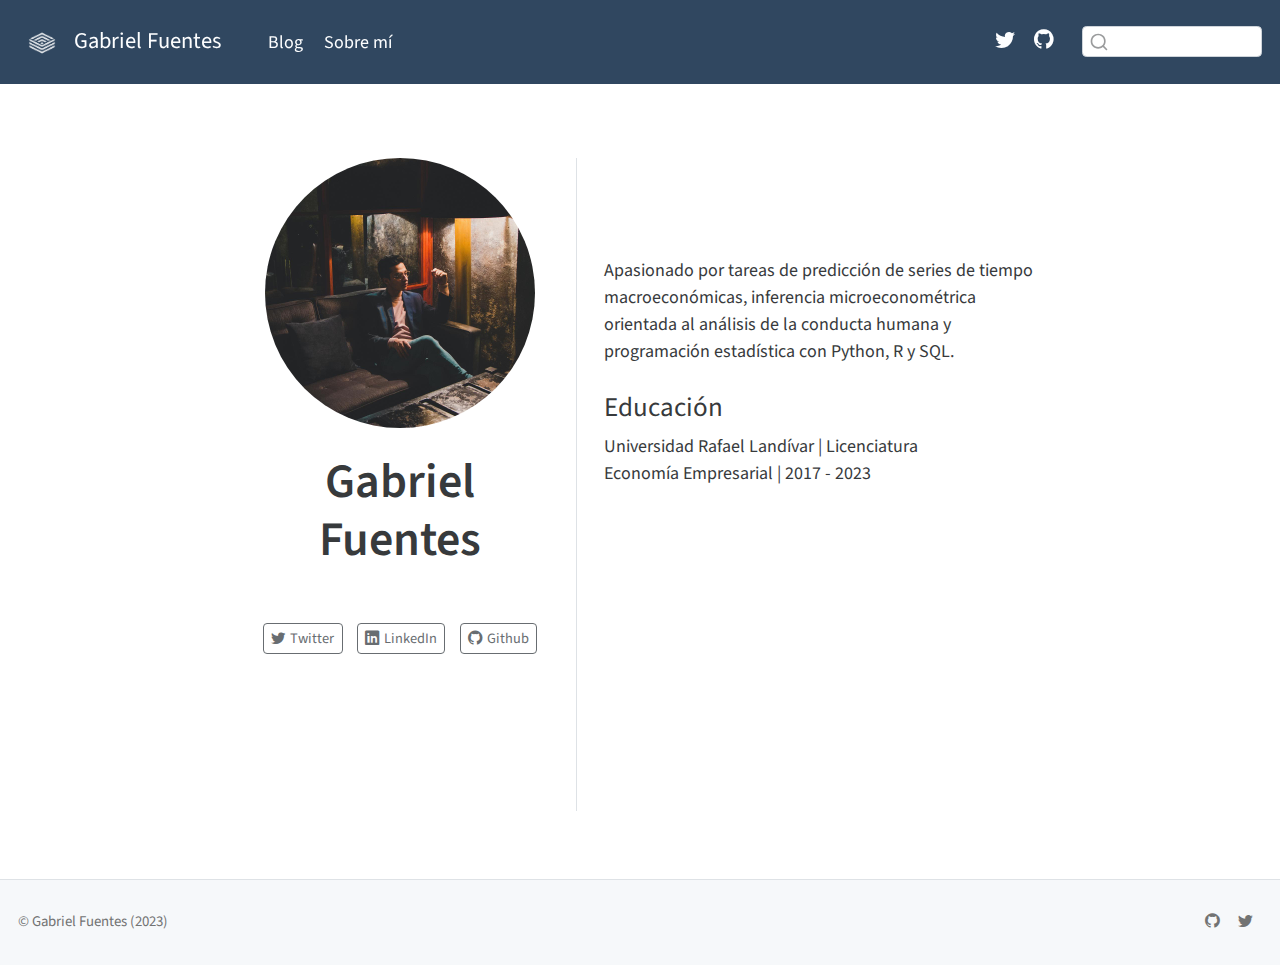
<file: docs/about.html>
<!DOCTYPE html>
<html xmlns="http://www.w3.org/1999/xhtml" lang="en" xml:lang="en"><head>

<meta charset="utf-8">
<meta name="generator" content="quarto-1.2.269">

<meta name="viewport" content="width=device-width, initial-scale=1.0, user-scalable=yes">


<title>Gabriel Fuentes</title>
<style>
code{white-space: pre-wrap;}
span.smallcaps{font-variant: small-caps;}
div.columns{display: flex; gap: min(4vw, 1.5em);}
div.column{flex: auto; overflow-x: auto;}
div.hanging-indent{margin-left: 1.5em; text-indent: -1.5em;}
ul.task-list{list-style: none;}
ul.task-list li input[type="checkbox"] {
  width: 0.8em;
  margin: 0 0.8em 0.2em -1.6em;
  vertical-align: middle;
}
</style>


<script src="site_libs/quarto-nav/quarto-nav.js"></script>
<script src="site_libs/quarto-nav/headroom.min.js"></script>
<script src="site_libs/clipboard/clipboard.min.js"></script>
<script src="site_libs/quarto-search/autocomplete.umd.js"></script>
<script src="site_libs/quarto-search/fuse.min.js"></script>
<script src="site_libs/quarto-search/quarto-search.js"></script>
<meta name="quarto:offset" content="./">
<link href="./favicon.png" rel="icon" type="image/png">
<script src="site_libs/quarto-html/quarto.js"></script>
<script src="site_libs/quarto-html/popper.min.js"></script>
<script src="site_libs/quarto-html/tippy.umd.min.js"></script>
<link href="site_libs/quarto-html/tippy.css" rel="stylesheet">
<link href="site_libs/quarto-html/quarto-syntax-highlighting.css" rel="stylesheet" id="quarto-text-highlighting-styles">
<script src="site_libs/bootstrap/bootstrap.min.js"></script>
<link href="site_libs/bootstrap/bootstrap-icons.css" rel="stylesheet">
<link href="site_libs/bootstrap/bootstrap.min.css" rel="stylesheet" id="quarto-bootstrap" data-mode="light">
<script id="quarto-search-options" type="application/json">{
  "location": "navbar",
  "copy-button": false,
  "collapse-after": 3,
  "panel-placement": "end",
  "type": "textbox",
  "limit": 20,
  "language": {
    "search-no-results-text": "No results",
    "search-matching-documents-text": "matching documents",
    "search-copy-link-title": "Copy link to search",
    "search-hide-matches-text": "Hide additional matches",
    "search-more-match-text": "more match in this document",
    "search-more-matches-text": "more matches in this document",
    "search-clear-button-title": "Clear",
    "search-detached-cancel-button-title": "Cancel",
    "search-submit-button-title": "Submit"
  }
}</script>
<script async="" src="https://www.googletagmanager.com/gtag/js?id=G-SLRQS7H2TD"></script>

<script type="text/javascript">

window.dataLayer = window.dataLayer || [];
function gtag(){dataLayer.push(arguments);}
gtag('js', new Date());
gtag('config', 'G-SLRQS7H2TD', { 'anonymize_ip': true});
</script>


<link rel="stylesheet" href="styles.css">
<meta name="twitter:title" content="Gabriel Fuentes">
<meta name="twitter:description" content="">
<meta name="twitter:image" content="https://gafnts.github.io/profile.jpg">
<meta name="twitter:card" content="summary_large_image">
</head>

<body class="nav-fixed fullcontent">

<div id="quarto-search-results"></div>
  <header id="quarto-header" class="headroom fixed-top">
    <nav class="navbar navbar-expand-lg navbar-dark ">
      <div class="navbar-container container-fluid">
      <div class="navbar-brand-container">
    <a href="./index.html" class="navbar-brand navbar-brand-logo">
    <img src="./favicon.png" alt="" class="navbar-logo">
    </a>
    <a class="navbar-brand" href="./index.html">
    <span class="navbar-title">Gabriel Fuentes</span>
    </a>
  </div>
          <button class="navbar-toggler" type="button" data-bs-toggle="collapse" data-bs-target="#navbarCollapse" aria-controls="navbarCollapse" aria-expanded="false" aria-label="Toggle navigation" onclick="if (window.quartoToggleHeadroom) { window.quartoToggleHeadroom(); }">
  <span class="navbar-toggler-icon"></span>
</button>
          <div class="collapse navbar-collapse" id="navbarCollapse">
            <ul class="navbar-nav navbar-nav-scroll me-auto">
  <li class="nav-item">
    <a class="nav-link" href="./index.html">
 <span class="menu-text">Blog</span></a>
  </li>  
  <li class="nav-item">
    <a class="nav-link active" href="./about.html" aria-current="page">
 <span class="menu-text">Sobre mí</span></a>
  </li>  
</ul>
            <ul class="navbar-nav navbar-nav-scroll ms-auto">
  <li class="nav-item compact">
    <a class="nav-link" href="https://twitter.com/gafnts"><i class="bi bi-twitter" role="img">
</i> 
 <span class="menu-text"></span></a>
  </li>  
  <li class="nav-item compact">
    <a class="nav-link" href="https://github.com/gafnts"><i class="bi bi-github" role="img">
</i> 
 <span class="menu-text"></span></a>
  </li>  
</ul>
              <div id="quarto-search" class="" title="Search"></div>
          </div> <!-- /navcollapse -->
      </div> <!-- /container-fluid -->
    </nav>
</header>
<!-- content -->
<div id="quarto-content" class="quarto-container page-columns page-rows-contents page-layout-article page-navbar">
<!-- sidebar -->
<!-- margin-sidebar -->
    
<!-- main -->
<div class="quarto-about-trestles">
  <div class="about-entity">
    <img src="profile.jpg" class="about-image
  round " style="height: 15em; width: 15em;">
<header id="title-block-header" class="quarto-title-block default">
<div class="quarto-title">
<h1 class="title">Gabriel Fuentes</h1>
</div>
<div class="quarto-title-meta">
  </div>
</header>
    <div class="about-links">
  <a href="https://twitter.com/gafnts" class="about-link">
    <i class="bi bi-twitter"></i>
     <span class="about-link-text">Twitter</span>
  </a>
  <a href="https://www.linkedin.com/in/gafnts/" class="about-link">
    <i class="bi bi-linkedin"></i>
     <span class="about-link-text">LinkedIn</span>
  </a>
  <a href="https://github.com/gafnts" class="about-link">
    <i class="bi bi-github"></i>
     <span class="about-link-text">Github</span>
  </a>
</div>
  </div>
  <div class="about-contents"><main class="content" id="quarto-document-content">
<p><br> <br> <br></p>
<p>Apasionado por tareas de predicción de series de tiempo macroeconómicas, inferencia microeconométrica orientada al análisis de la conducta humana y programación estadística con Python, R y SQL.</p>
<section id="educación" class="level3">
<h3 data-anchor-id="educación">Educación</h3>
<p>Universidad Rafael Landívar | Licenciatura <br> Economía Empresarial | 2017 - 2023</p>


</section>
</main></div>
</div>
 <!-- /main -->
<script id="quarto-html-after-body" type="application/javascript">
window.document.addEventListener("DOMContentLoaded", function (event) {
  const toggleBodyColorMode = (bsSheetEl) => {
    const mode = bsSheetEl.getAttribute("data-mode");
    const bodyEl = window.document.querySelector("body");
    if (mode === "dark") {
      bodyEl.classList.add("quarto-dark");
      bodyEl.classList.remove("quarto-light");
    } else {
      bodyEl.classList.add("quarto-light");
      bodyEl.classList.remove("quarto-dark");
    }
  }
  const toggleBodyColorPrimary = () => {
    const bsSheetEl = window.document.querySelector("link#quarto-bootstrap");
    if (bsSheetEl) {
      toggleBodyColorMode(bsSheetEl);
    }
  }
  toggleBodyColorPrimary();  
  const clipboard = new window.ClipboardJS('.code-copy-button', {
    target: function(trigger) {
      return trigger.previousElementSibling;
    }
  });
  clipboard.on('success', function(e) {
    // button target
    const button = e.trigger;
    // don't keep focus
    button.blur();
    // flash "checked"
    button.classList.add('code-copy-button-checked');
    var currentTitle = button.getAttribute("title");
    button.setAttribute("title", "Copied!");
    let tooltip;
    if (window.bootstrap) {
      button.setAttribute("data-bs-toggle", "tooltip");
      button.setAttribute("data-bs-placement", "left");
      button.setAttribute("data-bs-title", "Copied!");
      tooltip = new bootstrap.Tooltip(button, 
        { trigger: "manual", 
          customClass: "code-copy-button-tooltip",
          offset: [0, -8]});
      tooltip.show();    
    }
    setTimeout(function() {
      if (tooltip) {
        tooltip.hide();
        button.removeAttribute("data-bs-title");
        button.removeAttribute("data-bs-toggle");
        button.removeAttribute("data-bs-placement");
      }
      button.setAttribute("title", currentTitle);
      button.classList.remove('code-copy-button-checked');
    }, 1000);
    // clear code selection
    e.clearSelection();
  });
  function tippyHover(el, contentFn) {
    const config = {
      allowHTML: true,
      content: contentFn,
      maxWidth: 500,
      delay: 100,
      arrow: false,
      appendTo: function(el) {
          return el.parentElement;
      },
      interactive: true,
      interactiveBorder: 10,
      theme: 'quarto',
      placement: 'bottom-start'
    };
    window.tippy(el, config); 
  }
  const findCites = (el) => {
    const parentEl = el.parentElement;
    if (parentEl) {
      const cites = parentEl.dataset.cites;
      if (cites) {
        return {
          el,
          cites: cites.split(' ')
        };
      } else {
        return findCites(el.parentElement)
      }
    } else {
      return undefined;
    }
  };
  var bibliorefs = window.document.querySelectorAll('a[role="doc-biblioref"]');
  for (var i=0; i<bibliorefs.length; i++) {
    const ref = bibliorefs[i];
    const citeInfo = findCites(ref);
    if (citeInfo) {
      tippyHover(citeInfo.el, function() {
        var popup = window.document.createElement('div');
        citeInfo.cites.forEach(function(cite) {
          var citeDiv = window.document.createElement('div');
          citeDiv.classList.add('hanging-indent');
          citeDiv.classList.add('csl-entry');
          var biblioDiv = window.document.getElementById('ref-' + cite);
          if (biblioDiv) {
            citeDiv.innerHTML = biblioDiv.innerHTML;
          }
          popup.appendChild(citeDiv);
        });
        return popup.innerHTML;
      });
    }
  }
});
</script>
</div> <!-- /content -->
<footer class="footer">
  <div class="nav-footer">
    <div class="nav-footer-left">© Gabriel Fuentes (2023)</div>   
    <div class="nav-footer-right">
      <ul class="footer-items list-unstyled">
    <li class="nav-item compact">
    <a class="nav-link" href="https://github.com/gafnts">
      <i class="bi bi-github" role="img">
</i> 
    </a>
  </li>  
    <li class="nav-item compact">
    <a class="nav-link" href="https://twitter.com/gafnts">
      <i class="bi bi-twitter" role="img">
</i> 
    </a>
  </li>  
</ul>
    </div>
  </div>
</footer>



</body></html>
</file>
<file: docs/site_libs/quarto-html/tippy.css>
.tippy-box[data-animation=fade][data-state=hidden]{opacity:0}[data-tippy-root]{max-width:calc(100vw - 10px)}.tippy-box{position:relative;background-color:#333;color:#fff;border-radius:4px;font-size:14px;line-height:1.4;white-space:normal;outline:0;transition-property:transform,visibility,opacity}.tippy-box[data-placement^=top]>.tippy-arrow{bottom:0}.tippy-box[data-placement^=top]>.tippy-arrow:before{bottom:-7px;left:0;border-width:8px 8px 0;border-top-color:initial;transform-origin:center top}.tippy-box[data-placement^=bottom]>.tippy-arrow{top:0}.tippy-box[data-placement^=bottom]>.tippy-arrow:before{top:-7px;left:0;border-width:0 8px 8px;border-bottom-color:initial;transform-origin:center bottom}.tippy-box[data-placement^=left]>.tippy-arrow{right:0}.tippy-box[data-placement^=left]>.tippy-arrow:before{border-width:8px 0 8px 8px;border-left-color:initial;right:-7px;transform-origin:center left}.tippy-box[data-placement^=right]>.tippy-arrow{left:0}.tippy-box[data-placement^=right]>.tippy-arrow:before{left:-7px;border-width:8px 8px 8px 0;border-right-color:initial;transform-origin:center right}.tippy-box[data-inertia][data-state=visible]{transition-timing-function:cubic-bezier(.54,1.5,.38,1.11)}.tippy-arrow{width:16px;height:16px;color:#333}.tippy-arrow:before{content:"";position:absolute;border-color:transparent;border-style:solid}.tippy-content{position:relative;padding:5px 9px;z-index:1}
</file>
<file: docs/site_libs/quarto-html/quarto-syntax-highlighting.css>
/* quarto syntax highlight colors */
:root {
  --quarto-hl-ot-color: #003B4F;
  --quarto-hl-at-color: #657422;
  --quarto-hl-ss-color: #20794D;
  --quarto-hl-an-color: #5E5E5E;
  --quarto-hl-fu-color: #4758AB;
  --quarto-hl-st-color: #20794D;
  --quarto-hl-cf-color: #003B4F;
  --quarto-hl-op-color: #5E5E5E;
  --quarto-hl-er-color: #AD0000;
  --quarto-hl-bn-color: #AD0000;
  --quarto-hl-al-color: #AD0000;
  --quarto-hl-va-color: #111111;
  --quarto-hl-bu-color: inherit;
  --quarto-hl-ex-color: inherit;
  --quarto-hl-pp-color: #AD0000;
  --quarto-hl-in-color: #5E5E5E;
  --quarto-hl-vs-color: #20794D;
  --quarto-hl-wa-color: #5E5E5E;
  --quarto-hl-do-color: #5E5E5E;
  --quarto-hl-im-color: #00769E;
  --quarto-hl-ch-color: #20794D;
  --quarto-hl-dt-color: #AD0000;
  --quarto-hl-fl-color: #AD0000;
  --quarto-hl-co-color: #5E5E5E;
  --quarto-hl-cv-color: #5E5E5E;
  --quarto-hl-cn-color: #8f5902;
  --quarto-hl-sc-color: #5E5E5E;
  --quarto-hl-dv-color: #AD0000;
  --quarto-hl-kw-color: #003B4F;
}

/* other quarto variables */
:root {
  --quarto-font-monospace: SFMono-Regular, Menlo, Monaco, Consolas, "Liberation Mono", "Courier New", monospace;
}

pre > code.sourceCode > span {
  color: #003B4F;
}

code span {
  color: #003B4F;
}

code.sourceCode > span {
  color: #003B4F;
}

div.sourceCode,
div.sourceCode pre.sourceCode {
  color: #003B4F;
}

code span.ot {
  color: #003B4F;
}

code span.at {
  color: #657422;
}

code span.ss {
  color: #20794D;
}

code span.an {
  color: #5E5E5E;
}

code span.fu {
  color: #4758AB;
}

code span.st {
  color: #20794D;
}

code span.cf {
  color: #003B4F;
}

code span.op {
  color: #5E5E5E;
}

code span.er {
  color: #AD0000;
}

code span.bn {
  color: #AD0000;
}

code span.al {
  color: #AD0000;
}

code span.va {
  color: #111111;
}

code span.pp {
  color: #AD0000;
}

code span.in {
  color: #5E5E5E;
}

code span.vs {
  color: #20794D;
}

code span.wa {
  color: #5E5E5E;
  font-style: italic;
}

code span.do {
  color: #5E5E5E;
  font-style: italic;
}

code span.im {
  color: #00769E;
}

code span.ch {
  color: #20794D;
}

code span.dt {
  color: #AD0000;
}

code span.fl {
  color: #AD0000;
}

code span.co {
  color: #5E5E5E;
}

code span.cv {
  color: #5E5E5E;
  font-style: italic;
}

code span.cn {
  color: #8f5902;
}

code span.sc {
  color: #5E5E5E;
}

code span.dv {
  color: #AD0000;
}

code span.kw {
  color: #003B4F;
}

.prevent-inlining {
  content: "</";
}

/*# sourceMappingURL=debc5d5d77c3f9108843748ff7464032.css.map */
</file>
<file: docs/site_libs/lightable-0.0.1/lightable.css>
/*!
 * lightable v0.0.1
 * Copyright 2020 Hao Zhu
 * Licensed under MIT (https://github.com/haozhu233/kableExtra/blob/master/LICENSE)
 */

.lightable-minimal {
  border-collapse: separate;
  border-spacing: 16px 1px;
  width: 100%;
  margin-bottom: 10px;
}

.lightable-minimal td {
  margin-left: 5px;
  margin-right: 5px;
}

.lightable-minimal th {
  margin-left: 5px;
  margin-right: 5px;
}

.lightable-minimal thead tr:last-child th {
  border-bottom: 2px solid #00000050;
  empty-cells: hide;

}

.lightable-minimal tbody tr:first-child td {
  padding-top: 0.5em;
}

.lightable-minimal.lightable-hover tbody tr:hover {
  background-color: #f5f5f5;
}

.lightable-minimal.lightable-striped tbody tr:nth-child(even) {
  background-color: #f5f5f5;
}

.lightable-classic {
  border-top: 0.16em solid #111111;
  border-bottom: 0.16em solid #111111;
  width: 100%;
  margin-bottom: 10px;
  margin: 10px 5px;
}

.lightable-classic tfoot tr td {
  border: 0;
}

.lightable-classic tfoot tr:first-child td {
  border-top: 0.14em solid #111111;
}

.lightable-classic caption {
  color: #222222;
}

.lightable-classic td {
  padding-left: 5px;
  padding-right: 5px;
  color: #222222;
}

.lightable-classic th {
  padding-left: 5px;
  padding-right: 5px;
  font-weight: normal;
  color: #222222;
}

.lightable-classic thead tr:last-child th {
  border-bottom: 0.10em solid #111111;
}

.lightable-classic.lightable-hover tbody tr:hover {
  background-color: #F9EEC1;
}

.lightable-classic.lightable-striped tbody tr:nth-child(even) {
  background-color: #f5f5f5;
}

.lightable-classic-2 {
  border-top: 3px double #111111;
  border-bottom: 3px double #111111;
  width: 100%;
  margin-bottom: 10px;
}

.lightable-classic-2 tfoot tr td {
  border: 0;
}

.lightable-classic-2 tfoot tr:first-child td {
  border-top: 3px double #111111;
}

.lightable-classic-2 caption {
  color: #222222;
}

.lightable-classic-2 td {
  padding-left: 5px;
  padding-right: 5px;
  color: #222222;
}

.lightable-classic-2 th {
  padding-left: 5px;
  padding-right: 5px;
  font-weight: normal;
  color: #222222;
}

.lightable-classic-2 tbody tr:last-child td {
  border-bottom: 3px double #111111;
}

.lightable-classic-2 thead tr:last-child th {
  border-bottom: 1px solid #111111;
}

.lightable-classic-2.lightable-hover tbody tr:hover {
  background-color: #F9EEC1;
}

.lightable-classic-2.lightable-striped tbody tr:nth-child(even) {
  background-color: #f5f5f5;
}

.lightable-material {
  min-width: 100%;
  white-space: nowrap;
  table-layout: fixed;
  font-family: Roboto, sans-serif;
  border: 1px solid #EEE;
  border-collapse: collapse;
  margin-bottom: 10px;
}

.lightable-material tfoot tr td {
  border: 0;
}

.lightable-material tfoot tr:first-child td {
  border-top: 1px solid #EEE;
}

.lightable-material th {
  height: 56px;
  padding-left: 16px;
  padding-right: 16px;
}

.lightable-material td {
  height: 52px;
  padding-left: 16px;
  padding-right: 16px;
  border-top: 1px solid #eeeeee;
}

.lightable-material.lightable-hover tbody tr:hover {
  background-color: #f5f5f5;
}

.lightable-material.lightable-striped tbody tr:nth-child(even) {
  background-color: #f5f5f5;
}

.lightable-material.lightable-striped tbody td {
  border: 0;
}

.lightable-material.lightable-striped thead tr:last-child th {
  border-bottom: 1px solid #ddd;
}

.lightable-material-dark {
  min-width: 100%;
  white-space: nowrap;
  table-layout: fixed;
  font-family: Roboto, sans-serif;
  border: 1px solid #FFFFFF12;
  border-collapse: collapse;
  margin-bottom: 10px;
  background-color: #363640;
}

.lightable-material-dark tfoot tr td {
  border: 0;
}

.lightable-material-dark tfoot tr:first-child td {
  border-top: 1px solid #FFFFFF12;
}

.lightable-material-dark th {
  height: 56px;
  padding-left: 16px;
  padding-right: 16px;
  color: #FFFFFF60;
}

.lightable-material-dark td {
  height: 52px;
  padding-left: 16px;
  padding-right: 16px;
  color: #FFFFFF;
  border-top: 1px solid #FFFFFF12;
}

.lightable-material-dark.lightable-hover tbody tr:hover {
  background-color: #FFFFFF12;
}

.lightable-material-dark.lightable-striped tbody tr:nth-child(even) {
  background-color: #FFFFFF12;
}

.lightable-material-dark.lightable-striped tbody td {
  border: 0;
}

.lightable-material-dark.lightable-striped thead tr:last-child th {
  border-bottom: 1px solid #FFFFFF12;
}

.lightable-paper {
  width: 100%;
  margin-bottom: 10px;
  color: #444;
}

.lightable-paper tfoot tr td {
  border: 0;
}

.lightable-paper tfoot tr:first-child td {
  border-top: 1px solid #00000020;
}

.lightable-paper thead tr:last-child th {
  color: #666;
  vertical-align: bottom;
  border-bottom: 1px solid #00000020;
  line-height: 1.15em;
  padding: 10px 5px;
}

.lightable-paper td {
  vertical-align: middle;
  border-bottom: 1px solid #00000010;
  line-height: 1.15em;
  padding: 7px 5px;
}

.lightable-paper.lightable-hover tbody tr:hover {
  background-color: #F9EEC1;
}

.lightable-paper.lightable-striped tbody tr:nth-child(even) {
  background-color: #00000008;
}

.lightable-paper.lightable-striped tbody td {
  border: 0;
}
</file>
<file: docs/styles.css>
/* css styles */

.center h4 {
  text-align: center;
}
</file>
